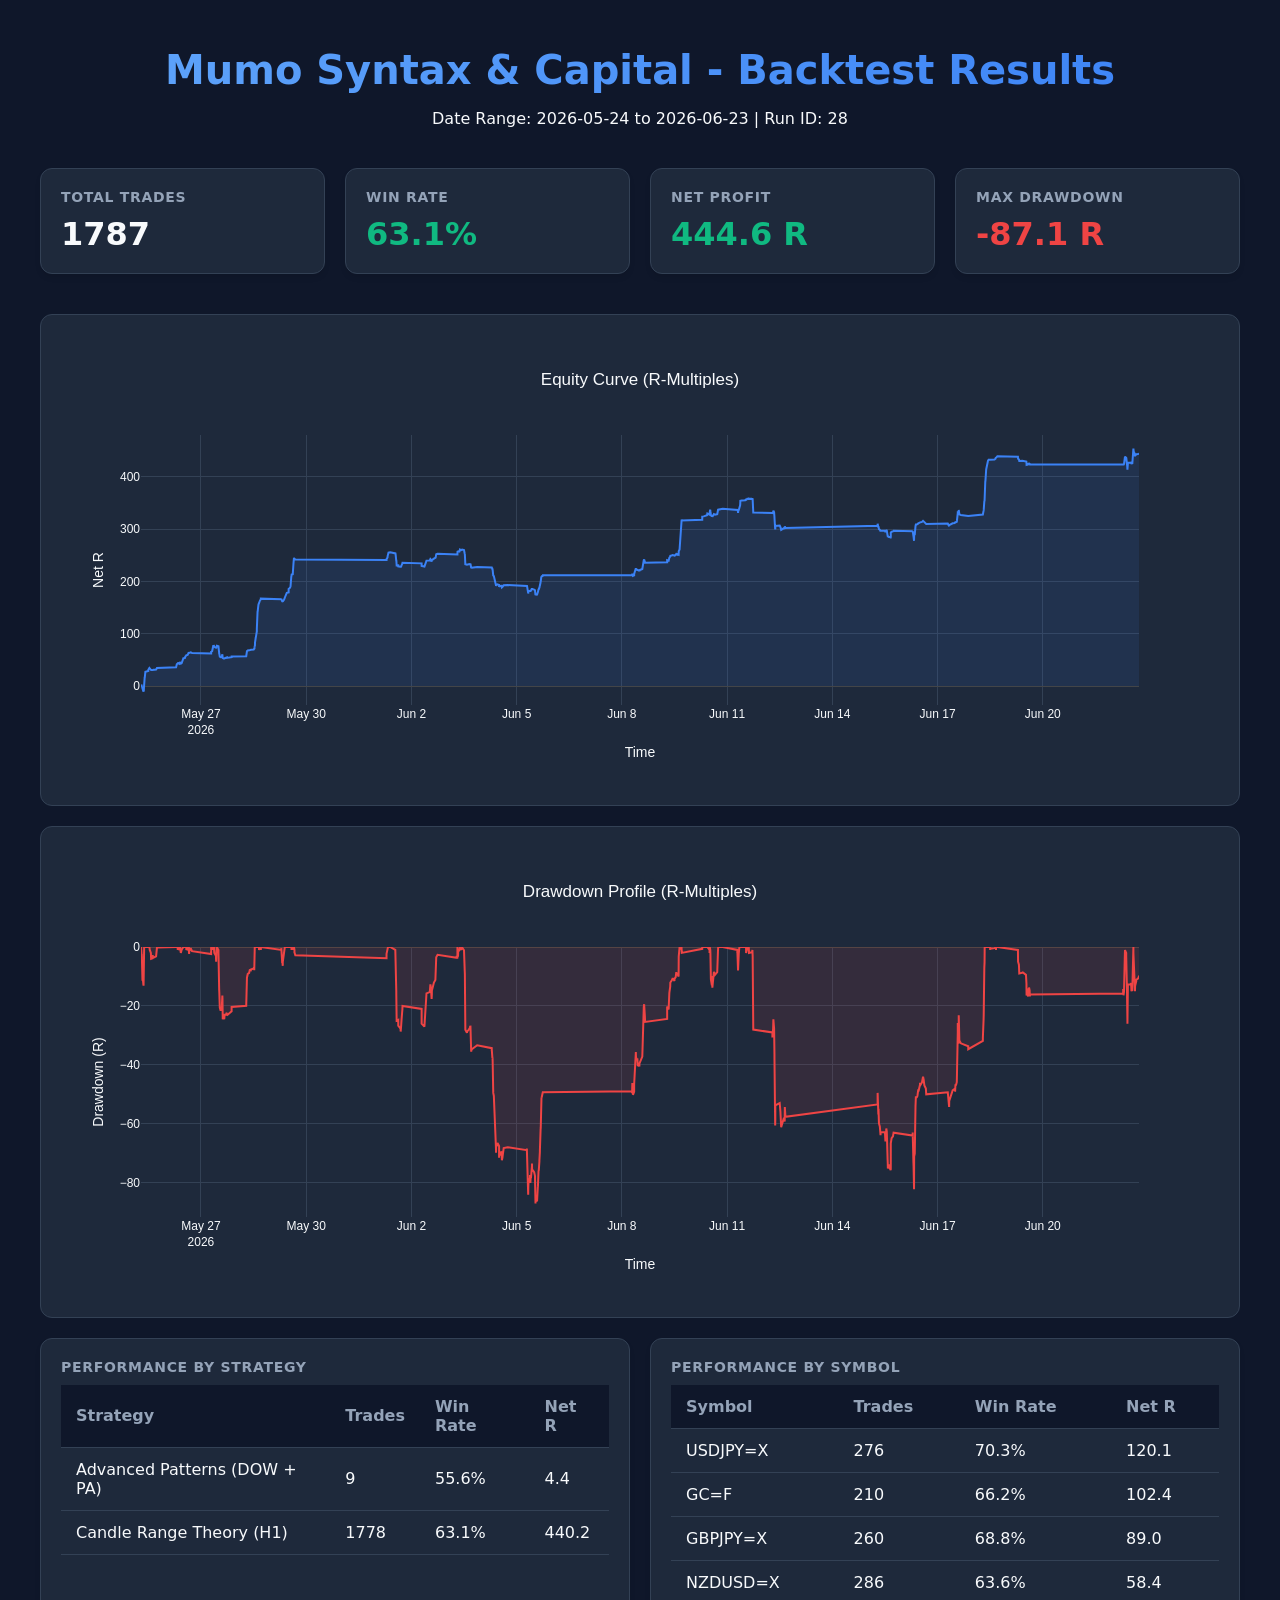
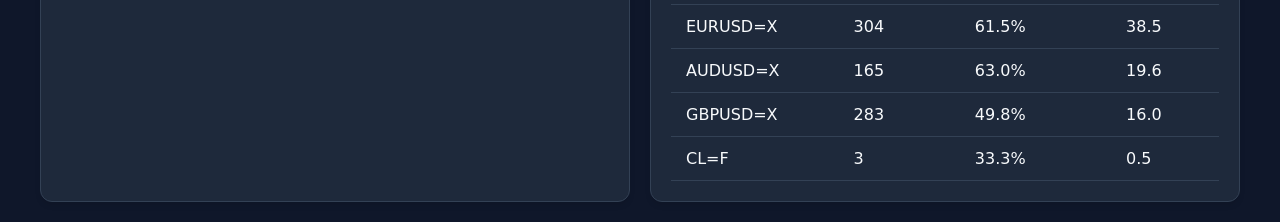
<file: backtest_dashboard.html>
<!DOCTYPE html>
    <html lang="en">
    <head>
        <meta charset="UTF-8">
        <meta name="viewport" content="width=device-width, initial-scale=1.0">
        <title>Backtest Results - Mumo Syntax & Capital</title>
        <script src="https://cdn.plot.ly/plotly-latest.min.js"></script>
        <style>
            :root {
                --bg-color: #0f172a;
                --card-bg: #1e293b;
                --text-main: #f8fafc;
                --text-muted: #94a3b8;
                --accent: #3b82f6;
                --success: #10b981;
                --danger: #ef4444;
            }
            body {
                font-family: 'Inter', system-ui, -apple-system, sans-serif;
                background-color: var(--bg-color);
                color: var(--text-main);
                margin: 0;
                padding: 20px;
            }
            .container {
                max-width: 1200px;
                margin: 0 auto;
            }
            .header {
                text-align: center;
                margin-bottom: 40px;
            }
            .header h1 {
                font-size: 2.5rem;
                margin-bottom: 10px;
                background: linear-gradient(to right, #60a5fa, #3b82f6);
                -webkit-background-clip: text;
                -webkit-text-fill-color: transparent;
            }
            .summary-cards {
                display: grid;
                grid-template-columns: repeat(auto-fit, minmax(200px, 1fr));
                gap: 20px;
                margin-bottom: 40px;
            }
            .card {
                background-color: var(--card-bg);
                padding: 20px;
                border-radius: 12px;
                box-shadow: 0 4px 6px -1px rgba(0, 0, 0, 0.1);
                border: 1px solid #334155;
            }
            .card h3 {
                color: var(--text-muted);
                font-size: 0.875rem;
                text-transform: uppercase;
                letter-spacing: 0.05em;
                margin-top: 0;
                margin-bottom: 10px;
            }
            .card .value {
                font-size: 2rem;
                font-weight: 700;
            }
            .value.success { color: var(--success); }
            .value.danger { color: var(--danger); }
            
            .chart-container {
                background-color: var(--card-bg);
                padding: 20px;
                border-radius: 12px;
                margin-bottom: 20px;
                border: 1px solid #334155;
            }
            
            .tables-container {
                display: grid;
                grid-template-columns: 1fr 1fr;
                gap: 20px;
            }
            table {
                width: 100%;
                border-collapse: collapse;
                margin-top: 10px;
            }
            th, td {
                padding: 12px 15px;
                text-align: left;
                border-bottom: 1px solid #334155;
            }
            th {
                background-color: #0f172a;
                color: var(--text-muted);
                font-weight: 600;
            }
            tr:hover {
                background-color: #334155;
            }
        </style>
    </head>
    <body>
        <div class="container">
            <div class="header">
                <h1>Mumo Syntax & Capital - Backtest Results</h1>
                <p>Date Range: 2026-05-24 to 2026-06-23 | Run ID: 28</p>
            </div>

            <div class="summary-cards">
                <div class="card">
                    <h3>Total Trades</h3>
                    <div class="value">1787</div>
                </div>
                <div class="card">
                    <h3>Win Rate</h3>
                    <div class="value success">63.1%</div>
                </div>
                <div class="card">
                    <h3>Net Profit</h3>
                    <div class="value success">444.6 R</div>
                </div>
                <div class="card">
                    <h3>Max Drawdown</h3>
                    <div class="value danger">-87.1 R</div>
                </div>
            </div>

            <div class="chart-container">
                <div id="equityCurve"></div>
            </div>
            
            <div class="chart-container">
                <div id="drawdownCurve"></div>
            </div>

            <div class="tables-container">
                <div class="card">
                    <h3>Performance by Strategy</h3>
                    <table>
                        <thead>
                            <tr>
                                <th>Strategy</th>
                                <th>Trades</th>
                                <th>Win Rate</th>
                                <th>Net R</th>
                            </tr>
                        </thead>
                        <tbody>
                            <tr><td>Advanced Patterns (DOW + PA)</td><td>9</td><td>55.6%</td><td class='success'>4.4</td></tr><tr><td>Candle Range Theory (H1)</td><td>1778</td><td>63.1%</td><td class='success'>440.2</td></tr>
                        </tbody>
                    </table>
                </div>

                <div class="card">
                    <h3>Performance by Symbol</h3>
                    <table>
                        <thead>
                            <tr>
                                <th>Symbol</th>
                                <th>Trades</th>
                                <th>Win Rate</th>
                                <th>Net R</th>
                            </tr>
                        </thead>
                        <tbody>
                            <tr><td>USDJPY=X</td><td>276</td><td>70.3%</td><td class='success'>120.1</td></tr><tr><td>GC=F</td><td>210</td><td>66.2%</td><td class='success'>102.4</td></tr><tr><td>GBPJPY=X</td><td>260</td><td>68.8%</td><td class='success'>89.0</td></tr><tr><td>NZDUSD=X</td><td>286</td><td>63.6%</td><td class='success'>58.4</td></tr><tr><td>EURUSD=X</td><td>304</td><td>61.5%</td><td class='success'>38.5</td></tr><tr><td>AUDUSD=X</td><td>165</td><td>63.0%</td><td class='success'>19.6</td></tr><tr><td>GBPUSD=X</td><td>283</td><td>49.8%</td><td class='success'>16.0</td></tr><tr><td>CL=F</td><td>3</td><td>33.3%</td><td class='success'>0.5</td></tr>
                        </tbody>
                    </table>
                </div>
            </div>
        </div>

        <script>
            // Equity Curve
            const equityData = [{
                x: ['2026-05-25T07:00:00+00:00', '2026-05-25T07:00:00+00:00', '2026-05-25T07:00:00+00:00', '2026-05-25T07:00:00+00:00', '2026-05-25T07:10:00+00:00', '2026-05-25T07:10:00+00:00', '2026-05-25T07:15:00+00:00', '2026-05-25T07:15:00+00:00', '2026-05-25T07:15:00+00:00', '2026-05-25T07:15:00+00:00', '2026-05-25T07:20:00+00:00', '2026-05-25T07:20:00+00:00', '2026-05-25T07:20:00+00:00', '2026-05-25T07:25:00+00:00', '2026-05-25T07:25:00+00:00', '2026-05-25T07:25:00+00:00', '2026-05-25T07:30:00+00:00', '2026-05-25T07:30:00+00:00', '2026-05-25T07:30:00+00:00', '2026-05-25T07:35:00+00:00', '2026-05-25T07:35:00+00:00', '2026-05-25T07:40:00+00:00', '2026-05-25T07:40:00+00:00', '2026-05-25T07:45:00+00:00', '2026-05-25T07:45:00+00:00', '2026-05-25T07:45:00+00:00', '2026-05-25T07:50:00+00:00', '2026-05-25T07:50:00+00:00', '2026-05-25T07:50:00+00:00', '2026-05-25T07:55:00+00:00', '2026-05-25T07:55:00+00:00', '2026-05-25T07:55:00+00:00', '2026-05-25T07:55:00+00:00', '2026-05-25T08:00:00+00:00', '2026-05-25T08:00:00+00:00', '2026-05-25T08:00:00+00:00', '2026-05-25T08:00:00+00:00', '2026-05-25T08:05:00+00:00', '2026-05-25T08:05:00+00:00', '2026-05-25T08:10:00+00:00', '2026-05-25T08:10:00+00:00', '2026-05-25T08:15:00+00:00', '2026-05-25T08:15:00+00:00', '2026-05-25T08:20:00+00:00', '2026-05-25T08:20:00+00:00', '2026-05-25T08:25:00+00:00', '2026-05-25T08:30:00+00:00', '2026-05-25T08:30:00+00:00', '2026-05-25T08:35:00+00:00', '2026-05-25T08:35:00+00:00', '2026-05-25T08:40:00+00:00', '2026-05-25T08:40:00+00:00', '2026-05-25T08:45:00+00:00', '2026-05-25T08:45:00+00:00', '2026-05-25T08:50:00+00:00', '2026-05-25T08:50:00+00:00', '2026-05-25T08:55:00+00:00', '2026-05-25T08:55:00+00:00', '2026-05-25T09:00:00+00:00', '2026-05-25T09:00:00+00:00', '2026-05-25T09:05:00+00:00', '2026-05-25T09:10:00+00:00', '2026-05-25T09:10:00+00:00', '2026-05-25T09:15:00+00:00', '2026-05-25T09:20:00+00:00', '2026-05-25T09:25:00+00:00', '2026-05-25T09:30:00+00:00', '2026-05-25T09:30:00+00:00', '2026-05-25T09:35:00+00:00', '2026-05-25T09:40:00+00:00', '2026-05-25T09:40:00+00:00', '2026-05-25T09:45:00+00:00', '2026-05-25T09:45:00+00:00', '2026-05-25T09:50:00+00:00', '2026-05-25T09:55:00+00:00', '2026-05-25T10:00:00+00:00', '2026-05-25T12:00:00+00:00', '2026-05-25T12:00:00+00:00', '2026-05-25T12:00:00+00:00', '2026-05-25T12:45:00+00:00', '2026-05-25T13:00:00+00:00', '2026-05-25T13:45:00+00:00', '2026-05-25T13:50:00+00:00', '2026-05-25T13:55:00+00:00', '2026-05-25T14:55:00+00:00', '2026-05-25T15:00:00+00:00', '2026-05-25T15:10:00+00:00', '2026-05-25T17:20:00+00:00', '2026-05-25T17:25:00+00:00', '2026-05-25T17:30:00+00:00', '2026-05-25T17:35:00+00:00', '2026-05-25T17:40:00+00:00', '2026-05-25T17:40:00+00:00', '2026-05-25T17:45:00+00:00', '2026-05-25T17:50:00+00:00', '2026-05-25T17:55:00+00:00', '2026-05-26T07:00:00+00:00', '2026-05-26T07:00:00+00:00', '2026-05-26T07:00:00+00:00', '2026-05-26T07:30:00+00:00', '2026-05-26T07:35:00+00:00', '2026-05-26T07:40:00+00:00', '2026-05-26T08:00:00+00:00', '2026-05-26T08:10:00+00:00', '2026-05-26T08:15:00+00:00', '2026-05-26T09:00:00+00:00', '2026-05-26T09:00:00+00:00', '2026-05-26T09:40:00+00:00', '2026-05-26T09:45:00+00:00', '2026-05-26T10:15:00+00:00', '2026-05-26T10:50:00+00:00', '2026-05-26T12:00:00+00:00', '2026-05-26T13:00:00+00:00', '2026-05-26T13:10:00+00:00', '2026-05-26T13:10:00+00:00', '2026-05-26T13:20:00+00:00', '2026-05-26T13:30:00+00:00', '2026-05-26T13:40:00+00:00', '2026-05-26T13:45:00+00:00', '2026-05-26T13:50:00+00:00', '2026-05-26T13:50:00+00:00', '2026-05-26T13:50:00+00:00', '2026-05-26T13:55:00+00:00', '2026-05-26T13:55:00+00:00', '2026-05-26T14:00:00+00:00', '2026-05-26T14:00:00+00:00', '2026-05-26T14:00:00+00:00', '2026-05-26T14:55:00+00:00', '2026-05-26T15:00:00+00:00', '2026-05-26T15:15:00+00:00', '2026-05-26T15:20:00+00:00', '2026-05-26T15:20:00+00:00', '2026-05-26T15:25:00+00:00', '2026-05-26T15:25:00+00:00', '2026-05-26T15:30:00+00:00', '2026-05-26T15:30:00+00:00', '2026-05-26T15:35:00+00:00', '2026-05-26T15:35:00+00:00', '2026-05-26T15:40:00+00:00', '2026-05-26T15:40:00+00:00', '2026-05-26T15:45:00+00:00', '2026-05-26T15:45:00+00:00', '2026-05-26T15:50:00+00:00', '2026-05-26T15:50:00+00:00', '2026-05-26T15:50:00+00:00', '2026-05-26T15:55:00+00:00', '2026-05-26T15:55:00+00:00', '2026-05-26T15:55:00+00:00', '2026-05-26T16:00:00+00:00', '2026-05-26T16:00:00+00:00', '2026-05-26T17:00:00+00:00', '2026-05-26T17:55:00+00:00', '2026-05-27T07:00:00+00:00', '2026-05-27T07:00:00+00:00', '2026-05-27T07:00:00+00:00', '2026-05-27T07:00:00+00:00', '2026-05-27T07:00:00+00:00', '2026-05-27T07:40:00+00:00', '2026-05-27T07:45:00+00:00', '2026-05-27T07:45:00+00:00', '2026-05-27T07:50:00+00:00', '2026-05-27T07:50:00+00:00', '2026-05-27T07:55:00+00:00', '2026-05-27T07:55:00+00:00', '2026-05-27T08:00:00+00:00', '2026-05-27T08:00:00+00:00', '2026-05-27T08:00:00+00:00', '2026-05-27T08:15:00+00:00', '2026-05-27T08:20:00+00:00', '2026-05-27T08:25:00+00:00', '2026-05-27T08:30:00+00:00', '2026-05-27T08:35:00+00:00', '2026-05-27T08:40:00+00:00', '2026-05-27T08:45:00+00:00', '2026-05-27T08:50:00+00:00', '2026-05-27T08:55:00+00:00', '2026-05-27T09:00:00+00:00', '2026-05-27T09:10:00+00:00', '2026-05-27T10:15:00+00:00', '2026-05-27T10:15:00+00:00', '2026-05-27T10:20:00+00:00', '2026-05-27T10:20:00+00:00', '2026-05-27T10:25:00+00:00', '2026-05-27T10:25:00+00:00', '2026-05-27T10:25:00+00:00', '2026-05-27T10:30:00+00:00', '2026-05-27T10:30:00+00:00', '2026-05-27T10:30:00+00:00', '2026-05-27T10:35:00+00:00', '2026-05-27T10:35:00+00:00', '2026-05-27T10:35:00+00:00', '2026-05-27T10:40:00+00:00', '2026-05-27T10:40:00+00:00', '2026-05-27T10:40:00+00:00', '2026-05-27T10:45:00+00:00', '2026-05-27T10:45:00+00:00', '2026-05-27T10:45:00+00:00', '2026-05-27T10:50:00+00:00', '2026-05-27T10:50:00+00:00', '2026-05-27T10:55:00+00:00', '2026-05-27T12:00:00+00:00', '2026-05-27T12:00:00+00:00', '2026-05-27T12:00:00+00:00', '2026-05-27T12:00:00+00:00', '2026-05-27T12:10:00+00:00', '2026-05-27T12:15:00+00:00', '2026-05-27T12:20:00+00:00', '2026-05-27T12:20:00+00:00', '2026-05-27T12:20:00+00:00', '2026-05-27T12:20:00+00:00', '2026-05-27T12:25:00+00:00', '2026-05-27T12:25:00+00:00', '2026-05-27T12:25:00+00:00', '2026-05-27T12:25:00+00:00', '2026-05-27T12:30:00+00:00', '2026-05-27T12:30:00+00:00', '2026-05-27T12:30:00+00:00', '2026-05-27T12:30:00+00:00', '2026-05-27T12:35:00+00:00', '2026-05-27T12:35:00+00:00', '2026-05-27T12:35:00+00:00', '2026-05-27T12:40:00+00:00', '2026-05-27T12:40:00+00:00', '2026-05-27T12:45:00+00:00', '2026-05-27T12:50:00+00:00', '2026-05-27T12:55:00+00:00', '2026-05-27T13:30:00+00:00', '2026-05-27T14:00:00+00:00', '2026-05-27T14:10:00+00:00', '2026-05-27T14:10:00+00:00', '2026-05-27T14:15:00+00:00', '2026-05-27T14:20:00+00:00', '2026-05-27T14:35:00+00:00', '2026-05-27T14:35:00+00:00', '2026-05-27T14:40:00+00:00', '2026-05-27T14:45:00+00:00', '2026-05-27T14:45:00+00:00', '2026-05-27T14:45:00+00:00', '2026-05-27T14:50:00+00:00', '2026-05-27T14:50:00+00:00', '2026-05-27T14:50:00+00:00', '2026-05-27T14:55:00+00:00', '2026-05-27T14:55:00+00:00', '2026-05-27T14:55:00+00:00', '2026-05-27T14:55:00+00:00', '2026-05-27T14:55:00+00:00', '2026-05-27T15:00:00+00:00', '2026-05-27T15:00:00+00:00', '2026-05-27T15:00:00+00:00', '2026-05-27T16:00:00+00:00', '2026-05-27T16:00:00+00:00', '2026-05-27T16:00:00+00:00', '2026-05-27T16:05:00+00:00', '2026-05-27T16:15:00+00:00', '2026-05-27T17:05:00+00:00', '2026-05-27T17:10:00+00:00', '2026-05-27T17:10:00+00:00', '2026-05-27T17:15:00+00:00', '2026-05-27T17:15:00+00:00', '2026-05-27T17:20:00+00:00', '2026-05-27T17:20:00+00:00', '2026-05-27T17:25:00+00:00', '2026-05-27T17:25:00+00:00', '2026-05-27T17:30:00+00:00', '2026-05-27T17:30:00+00:00', '2026-05-27T17:30:00+00:00', '2026-05-27T17:35:00+00:00', '2026-05-27T17:35:00+00:00', '2026-05-27T17:35:00+00:00', '2026-05-27T17:40:00+00:00', '2026-05-27T17:40:00+00:00', '2026-05-27T17:40:00+00:00', '2026-05-27T21:00:00+00:00', '2026-05-27T21:00:00+00:00', '2026-05-28T07:00:00+00:00', '2026-05-28T07:00:00+00:00', '2026-05-28T07:00:00+00:00', '2026-05-28T07:00:00+00:00', '2026-05-28T07:05:00+00:00', '2026-05-28T07:05:00+00:00', '2026-05-28T07:05:00+00:00', '2026-05-28T07:05:00+00:00', '2026-05-28T07:10:00+00:00', '2026-05-28T07:10:00+00:00', '2026-05-28T07:10:00+00:00', '2026-05-28T07:10:00+00:00', '2026-05-28T07:15:00+00:00', '2026-05-28T07:15:00+00:00', '2026-05-28T07:15:00+00:00', '2026-05-28T07:20:00+00:00', '2026-05-28T07:20:00+00:00', '2026-05-28T07:25:00+00:00', '2026-05-28T07:25:00+00:00', '2026-05-28T07:30:00+00:00', '2026-05-28T07:30:00+00:00', '2026-05-28T07:45:00+00:00', '2026-05-28T07:50:00+00:00', '2026-05-28T08:00:00+00:00', '2026-05-28T08:00:00+00:00', '2026-05-28T09:00:00+00:00', '2026-05-28T09:20:00+00:00', '2026-05-28T09:25:00+00:00', '2026-05-28T10:10:00+00:00', '2026-05-28T10:15:00+00:00', '2026-05-28T12:05:00+00:00', '2026-05-28T12:10:00+00:00', '2026-05-28T12:15:00+00:00', '2026-05-28T12:20:00+00:00', '2026-05-28T12:25:00+00:00', '2026-05-28T12:30:00+00:00', '2026-05-28T12:30:00+00:00', '2026-05-28T12:35:00+00:00', '2026-05-28T12:35:00+00:00', '2026-05-28T12:40:00+00:00', '2026-05-28T12:40:00+00:00', '2026-05-28T12:45:00+00:00', '2026-05-28T12:45:00+00:00', '2026-05-28T12:50:00+00:00', '2026-05-28T12:50:00+00:00', '2026-05-28T12:55:00+00:00', '2026-05-28T12:55:00+00:00', '2026-05-28T13:00:00+00:00', '2026-05-28T13:00:00+00:00', '2026-05-28T13:00:00+00:00', '2026-05-28T13:00:00+00:00', '2026-05-28T13:00:00+00:00', '2026-05-28T13:05:00+00:00', '2026-05-28T13:05:00+00:00', '2026-05-28T13:05:00+00:00', '2026-05-28T13:05:00+00:00', '2026-05-28T13:10:00+00:00', '2026-05-28T13:30:00+00:00', '2026-05-28T13:35:00+00:00', '2026-05-28T13:40:00+00:00', '2026-05-28T13:40:00+00:00', '2026-05-28T13:45:00+00:00', '2026-05-28T13:45:00+00:00', '2026-05-28T13:45:00+00:00', '2026-05-28T13:50:00+00:00', '2026-05-28T13:55:00+00:00', '2026-05-28T14:10:00+00:00', '2026-05-28T14:10:00+00:00', '2026-05-28T14:10:00+00:00', '2026-05-28T14:10:00+00:00', '2026-05-28T14:10:00+00:00', '2026-05-28T14:10:00+00:00', '2026-05-28T14:15:00+00:00', '2026-05-28T14:15:00+00:00', '2026-05-28T14:15:00+00:00', '2026-05-28T14:15:00+00:00', '2026-05-28T14:15:00+00:00', '2026-05-28T14:15:00+00:00', '2026-05-28T14:20:00+00:00', '2026-05-28T14:20:00+00:00', '2026-05-28T14:20:00+00:00', '2026-05-28T14:20:00+00:00', '2026-05-28T14:20:00+00:00', '2026-05-28T14:20:00+00:00', '2026-05-28T14:25:00+00:00', '2026-05-28T14:25:00+00:00', '2026-05-28T14:25:00+00:00', '2026-05-28T14:25:00+00:00', '2026-05-28T14:25:00+00:00', '2026-05-28T14:25:00+00:00', '2026-05-28T14:30:00+00:00', '2026-05-28T14:30:00+00:00', '2026-05-28T14:30:00+00:00', '2026-05-28T14:30:00+00:00', '2026-05-28T14:30:00+00:00', '2026-05-28T14:30:00+00:00', '2026-05-28T14:35:00+00:00', '2026-05-28T14:35:00+00:00', '2026-05-28T14:35:00+00:00', '2026-05-28T14:35:00+00:00', '2026-05-28T14:35:00+00:00', '2026-05-28T14:35:00+00:00', '2026-05-28T14:40:00+00:00', '2026-05-28T14:40:00+00:00', '2026-05-28T14:40:00+00:00', '2026-05-28T14:40:00+00:00', '2026-05-28T14:40:00+00:00', '2026-05-28T14:40:00+00:00', '2026-05-28T14:45:00+00:00', '2026-05-28T14:45:00+00:00', '2026-05-28T14:45:00+00:00', '2026-05-28T14:45:00+00:00', '2026-05-28T14:45:00+00:00', '2026-05-28T14:50:00+00:00', '2026-05-28T14:50:00+00:00', '2026-05-28T14:50:00+00:00', '2026-05-28T14:50:00+00:00', '2026-05-28T14:50:00+00:00', '2026-05-28T14:55:00+00:00', '2026-05-28T14:55:00+00:00', '2026-05-28T14:55:00+00:00', '2026-05-28T14:55:00+00:00', '2026-05-28T14:55:00+00:00', '2026-05-28T15:00:00+00:00', '2026-05-28T15:00:00+00:00', '2026-05-28T15:00:00+00:00', '2026-05-28T15:05:00+00:00', '2026-05-28T15:10:00+00:00', '2026-05-28T15:15:00+00:00', '2026-05-28T15:20:00+00:00', '2026-05-28T15:25:00+00:00', '2026-05-28T15:30:00+00:00', '2026-05-28T15:35:00+00:00', '2026-05-28T15:40:00+00:00', '2026-05-28T15:45:00+00:00', '2026-05-28T15:45:00+00:00', '2026-05-28T15:50:00+00:00', '2026-05-28T15:55:00+00:00', '2026-05-28T16:00:00+00:00', '2026-05-28T16:00:00+00:00', '2026-05-28T16:00:00+00:00', '2026-05-28T16:05:00+00:00', '2026-05-28T16:10:00+00:00', '2026-05-28T16:15:00+00:00', '2026-05-28T16:20:00+00:00', '2026-05-28T16:20:00+00:00', '2026-05-28T16:20:00+00:00', '2026-05-28T16:20:00+00:00', '2026-05-28T16:20:00+00:00', '2026-05-28T16:25:00+00:00', '2026-05-28T16:25:00+00:00', '2026-05-28T16:25:00+00:00', '2026-05-28T16:25:00+00:00', '2026-05-28T16:25:00+00:00', '2026-05-28T16:30:00+00:00', '2026-05-28T16:30:00+00:00', '2026-05-28T16:30:00+00:00', '2026-05-28T16:30:00+00:00', '2026-05-28T16:30:00+00:00', '2026-05-28T16:35:00+00:00', '2026-05-28T16:35:00+00:00', '2026-05-28T16:35:00+00:00', '2026-05-28T16:35:00+00:00', '2026-05-28T16:40:00+00:00', '2026-05-28T16:40:00+00:00', '2026-05-28T16:40:00+00:00', '2026-05-28T16:40:00+00:00', '2026-05-28T16:45:00+00:00', '2026-05-28T16:45:00+00:00', '2026-05-28T16:45:00+00:00', '2026-05-28T16:45:00+00:00', '2026-05-28T16:45:00+00:00', '2026-05-28T16:50:00+00:00', '2026-05-28T16:50:00+00:00', '2026-05-28T16:50:00+00:00', '2026-05-28T16:55:00+00:00', '2026-05-28T16:55:00+00:00', '2026-05-28T16:55:00+00:00', '2026-05-28T16:55:00+00:00', '2026-05-28T16:55:00+00:00', '2026-05-28T17:00:00+00:00', '2026-05-28T17:00:00+00:00', '2026-05-28T17:00:00+00:00', '2026-05-28T17:00:00+00:00', '2026-05-28T17:00:00+00:00', '2026-05-28T17:00:00+00:00', '2026-05-29T07:00:00+00:00', '2026-05-29T07:00:00+00:00', '2026-05-29T07:15:00+00:00', '2026-05-29T07:20:00+00:00', '2026-05-29T07:25:00+00:00', '2026-05-29T07:30:00+00:00', '2026-05-29T07:35:00+00:00', '2026-05-29T07:35:00+00:00', '2026-05-29T07:40:00+00:00', '2026-05-29T07:40:00+00:00', '2026-05-29T07:45:00+00:00', '2026-05-29T07:45:00+00:00', '2026-05-29T07:50:00+00:00', '2026-05-29T07:50:00+00:00', '2026-05-29T07:55:00+00:00', '2026-05-29T07:55:00+00:00', '2026-05-29T08:00:00+00:00', '2026-05-29T08:00:00+00:00', '2026-05-29T08:50:00+00:00', '2026-05-29T08:55:00+00:00', '2026-05-29T09:00:00+00:00', '2026-05-29T09:10:00+00:00', '2026-05-29T09:15:00+00:00', '2026-05-29T09:20:00+00:00', '2026-05-29T09:25:00+00:00', '2026-05-29T09:30:00+00:00', '2026-05-29T09:35:00+00:00', '2026-05-29T09:40:00+00:00', '2026-05-29T10:00:00+00:00', '2026-05-29T10:00:00+00:00', '2026-05-29T10:35:00+00:00', '2026-05-29T10:40:00+00:00', '2026-05-29T10:45:00+00:00', '2026-05-29T12:00:00+00:00', '2026-05-29T12:00:00+00:00', '2026-05-29T12:00:00+00:00', '2026-05-29T12:00:00+00:00', '2026-05-29T12:50:00+00:00', '2026-05-29T13:00:00+00:00', '2026-05-29T13:00:00+00:00', '2026-05-29T13:15:00+00:00', '2026-05-29T13:15:00+00:00', '2026-05-29T13:20:00+00:00', '2026-05-29T13:20:00+00:00', '2026-05-29T13:20:00+00:00', '2026-05-29T13:25:00+00:00', '2026-05-29T13:25:00+00:00', '2026-05-29T13:25:00+00:00', '2026-05-29T13:30:00+00:00', '2026-05-29T13:30:00+00:00', '2026-05-29T13:30:00+00:00', '2026-05-29T13:30:00+00:00', '2026-05-29T13:35:00+00:00', '2026-05-29T13:35:00+00:00', '2026-05-29T13:35:00+00:00', '2026-05-29T13:35:00+00:00', '2026-05-29T13:40:00+00:00', '2026-05-29T13:40:00+00:00', '2026-05-29T13:40:00+00:00', '2026-05-29T13:40:00+00:00', '2026-05-29T13:45:00+00:00', '2026-05-29T13:45:00+00:00', '2026-05-29T13:45:00+00:00', '2026-05-29T13:45:00+00:00', '2026-05-29T13:50:00+00:00', '2026-05-29T13:50:00+00:00', '2026-05-29T13:50:00+00:00', '2026-05-29T13:50:00+00:00', '2026-05-29T13:55:00+00:00', '2026-05-29T13:55:00+00:00', '2026-05-29T13:55:00+00:00', '2026-05-29T14:00:00+00:00', '2026-05-29T14:00:00+00:00', '2026-05-29T14:00:00+00:00', '2026-05-29T14:05:00+00:00', '2026-05-29T14:50:00+00:00', '2026-05-29T14:50:00+00:00', '2026-05-29T14:50:00+00:00', '2026-05-29T14:55:00+00:00', '2026-05-29T14:55:00+00:00', '2026-05-29T14:55:00+00:00', '2026-05-29T15:00:00+00:00', '2026-05-29T15:05:00+00:00', '2026-05-29T15:05:00+00:00', '2026-05-29T15:10:00+00:00', '2026-05-29T15:10:00+00:00', '2026-05-29T15:15:00+00:00', '2026-05-29T15:15:00+00:00', '2026-05-29T15:20:00+00:00', '2026-05-29T15:25:00+00:00', '2026-05-29T15:30:00+00:00', '2026-05-29T15:35:00+00:00', '2026-05-29T15:40:00+00:00', '2026-05-29T16:00:00+00:00', '2026-05-29T16:00:00+00:00', '2026-05-29T16:00:00+00:00', '2026-05-29T16:35:00+00:00', '2026-06-01T07:00:00+00:00', '2026-06-01T07:00:00+00:00', '2026-06-01T07:15:00+00:00', '2026-06-01T07:40:00+00:00', '2026-06-01T07:45:00+00:00', '2026-06-01T07:50:00+00:00', '2026-06-01T07:55:00+00:00', '2026-06-01T08:00:00+00:00', '2026-06-01T08:15:00+00:00', '2026-06-01T08:20:00+00:00', '2026-06-01T09:30:00+00:00', '2026-06-01T13:00:00+00:00', '2026-06-01T13:05:00+00:00', '2026-06-01T13:10:00+00:00', '2026-06-01T13:10:00+00:00', '2026-06-01T13:15:00+00:00', '2026-06-01T13:15:00+00:00', '2026-06-01T13:20:00+00:00', '2026-06-01T13:20:00+00:00', '2026-06-01T13:25:00+00:00', '2026-06-01T13:25:00+00:00', '2026-06-01T13:30:00+00:00', '2026-06-01T13:30:00+00:00', '2026-06-01T13:35:00+00:00', '2026-06-01T13:35:00+00:00', '2026-06-01T13:40:00+00:00', '2026-06-01T13:40:00+00:00', '2026-06-01T13:45:00+00:00', '2026-06-01T13:45:00+00:00', '2026-06-01T13:45:00+00:00', '2026-06-01T13:50:00+00:00', '2026-06-01T13:50:00+00:00', '2026-06-01T13:50:00+00:00', '2026-06-01T13:55:00+00:00', '2026-06-01T13:55:00+00:00', '2026-06-01T13:55:00+00:00', '2026-06-01T15:00:00+00:00', '2026-06-01T15:00:00+00:00', '2026-06-01T15:00:00+00:00', '2026-06-01T16:35:00+00:00', '2026-06-01T16:40:00+00:00', '2026-06-01T16:45:00+00:00', '2026-06-01T17:00:00+00:00', '2026-06-01T17:00:00+00:00', '2026-06-01T17:15:00+00:00', '2026-06-01T17:15:00+00:00', '2026-06-01T17:20:00+00:00', '2026-06-01T17:30:00+00:00', '2026-06-01T17:40:00+00:00', '2026-06-01T17:40:00+00:00', '2026-06-01T17:45:00+00:00', '2026-06-01T17:45:00+00:00', '2026-06-01T17:50:00+00:00', '2026-06-01T17:50:00+00:00', '2026-06-01T17:55:00+00:00', '2026-06-01T17:55:00+00:00', '2026-06-02T07:00:00+00:00', '2026-06-02T07:00:00+00:00', '2026-06-02T07:00:00+00:00', '2026-06-02T07:00:00+00:00', '2026-06-02T07:00:00+00:00', '2026-06-02T07:00:00+00:00', '2026-06-02T08:55:00+00:00', '2026-06-02T09:00:00+00:00', '2026-06-02T09:05:00+00:00', '2026-06-02T09:10:00+00:00', '2026-06-02T09:15:00+00:00', '2026-06-02T09:20:00+00:00', '2026-06-02T09:25:00+00:00', '2026-06-02T09:30:00+00:00', '2026-06-02T09:35:00+00:00', '2026-06-02T09:40:00+00:00', '2026-06-02T09:45:00+00:00', '2026-06-02T09:50:00+00:00', '2026-06-02T09:55:00+00:00', '2026-06-02T10:20:00+00:00', '2026-06-02T12:35:00+00:00', '2026-06-02T12:40:00+00:00', '2026-06-02T12:45:00+00:00', '2026-06-02T12:50:00+00:00', '2026-06-02T12:55:00+00:00', '2026-06-02T13:00:00+00:00', '2026-06-02T13:20:00+00:00', '2026-06-02T13:30:00+00:00', '2026-06-02T13:35:00+00:00', '2026-06-02T13:45:00+00:00', '2026-06-02T13:50:00+00:00', '2026-06-02T13:50:00+00:00', '2026-06-02T13:55:00+00:00', '2026-06-02T14:00:00+00:00', '2026-06-02T14:00:00+00:00', '2026-06-02T15:25:00+00:00', '2026-06-02T16:25:00+00:00', '2026-06-02T16:35:00+00:00', '2026-06-02T16:40:00+00:00', '2026-06-02T16:45:00+00:00', '2026-06-02T16:50:00+00:00', '2026-06-02T16:55:00+00:00', '2026-06-02T17:00:00+00:00', '2026-06-02T17:55:00+00:00', '2026-06-03T07:00:00+00:00', '2026-06-03T07:00:00+00:00', '2026-06-03T07:30:00+00:00', '2026-06-03T07:30:00+00:00', '2026-06-03T07:30:00+00:00', '2026-06-03T07:35:00+00:00', '2026-06-03T07:35:00+00:00', '2026-06-03T07:40:00+00:00', '2026-06-03T07:40:00+00:00', '2026-06-03T07:45:00+00:00', '2026-06-03T07:50:00+00:00', '2026-06-03T07:55:00+00:00', '2026-06-03T07:55:00+00:00', '2026-06-03T08:00:00+00:00', '2026-06-03T08:50:00+00:00', '2026-06-03T08:55:00+00:00', '2026-06-03T09:00:00+00:00', '2026-06-03T09:00:00+00:00', '2026-06-03T09:15:00+00:00', '2026-06-03T09:15:00+00:00', '2026-06-03T10:00:00+00:00', '2026-06-03T10:05:00+00:00', '2026-06-03T10:10:00+00:00', '2026-06-03T10:30:00+00:00', '2026-06-03T10:35:00+00:00', '2026-06-03T10:40:00+00:00', '2026-06-03T12:00:00+00:00', '2026-06-03T12:00:00+00:00', '2026-06-03T12:00:00+00:00', '2026-06-03T12:25:00+00:00', '2026-06-03T12:30:00+00:00', '2026-06-03T12:30:00+00:00', '2026-06-03T12:30:00+00:00', '2026-06-03T12:30:00+00:00', '2026-06-03T12:35:00+00:00', '2026-06-03T12:35:00+00:00', '2026-06-03T12:35:00+00:00', '2026-06-03T12:35:00+00:00', '2026-06-03T12:40:00+00:00', '2026-06-03T12:40:00+00:00', '2026-06-03T12:40:00+00:00', '2026-06-03T12:40:00+00:00', '2026-06-03T12:45:00+00:00', '2026-06-03T12:45:00+00:00', '2026-06-03T12:45:00+00:00', '2026-06-03T12:45:00+00:00', '2026-06-03T12:50:00+00:00', '2026-06-03T12:50:00+00:00', '2026-06-03T12:50:00+00:00', '2026-06-03T12:50:00+00:00', '2026-06-03T12:55:00+00:00', '2026-06-03T12:55:00+00:00', '2026-06-03T12:55:00+00:00', '2026-06-03T12:55:00+00:00', '2026-06-03T14:00:00+00:00', '2026-06-03T14:15:00+00:00', '2026-06-03T15:10:00+00:00', '2026-06-03T16:00:00+00:00', '2026-06-03T16:05:00+00:00', '2026-06-03T16:10:00+00:00', '2026-06-03T16:15:00+00:00', '2026-06-03T16:15:00+00:00', '2026-06-03T16:20:00+00:00', '2026-06-03T16:20:00+00:00', '2026-06-03T16:25:00+00:00', '2026-06-03T16:30:00+00:00', '2026-06-03T16:30:00+00:00', '2026-06-03T16:30:00+00:00', '2026-06-03T16:35:00+00:00', '2026-06-03T16:35:00+00:00', '2026-06-03T16:35:00+00:00', '2026-06-03T16:40:00+00:00', '2026-06-03T16:40:00+00:00', '2026-06-03T16:40:00+00:00', '2026-06-03T16:45:00+00:00', '2026-06-03T16:45:00+00:00', '2026-06-03T16:45:00+00:00', '2026-06-03T16:50:00+00:00', '2026-06-03T16:50:00+00:00', '2026-06-03T16:50:00+00:00', '2026-06-03T16:55:00+00:00', '2026-06-03T16:55:00+00:00', '2026-06-03T17:10:00+00:00', '2026-06-03T21:00:00+00:00', '2026-06-04T07:00:00+00:00', '2026-06-04T07:00:00+00:00', '2026-06-04T07:00:00+00:00', '2026-06-04T07:00:00+00:00', '2026-06-04T07:00:00+00:00', '2026-06-04T07:15:00+00:00', '2026-06-04T07:20:00+00:00', '2026-06-04T07:25:00+00:00', '2026-06-04T07:30:00+00:00', '2026-06-04T07:35:00+00:00', '2026-06-04T07:35:00+00:00', '2026-06-04T07:40:00+00:00', '2026-06-04T07:40:00+00:00', '2026-06-04T07:45:00+00:00', '2026-06-04T07:45:00+00:00', '2026-06-04T07:50:00+00:00', '2026-06-04T07:50:00+00:00', '2026-06-04T07:55:00+00:00', '2026-06-04T07:55:00+00:00', '2026-06-04T08:00:00+00:00', '2026-06-04T08:00:00+00:00', '2026-06-04T08:25:00+00:00', '2026-06-04T08:30:00+00:00', '2026-06-04T08:45:00+00:00', '2026-06-04T08:55:00+00:00', '2026-06-04T09:00:00+00:00', '2026-06-04T09:00:00+00:00', '2026-06-04T09:05:00+00:00', '2026-06-04T09:05:00+00:00', '2026-06-04T09:10:00+00:00', '2026-06-04T09:10:00+00:00', '2026-06-04T09:15:00+00:00', '2026-06-04T09:15:00+00:00', '2026-06-04T09:20:00+00:00', '2026-06-04T09:20:00+00:00', '2026-06-04T09:25:00+00:00', '2026-06-04T09:25:00+00:00', '2026-06-04T09:30:00+00:00', '2026-06-04T09:30:00+00:00', '2026-06-04T09:35:00+00:00', '2026-06-04T09:35:00+00:00', '2026-06-04T09:40:00+00:00', '2026-06-04T09:40:00+00:00', '2026-06-04T09:45:00+00:00', '2026-06-04T09:45:00+00:00', '2026-06-04T09:50:00+00:00', '2026-06-04T09:50:00+00:00', '2026-06-04T09:55:00+00:00', '2026-06-04T09:55:00+00:00', '2026-06-04T10:00:00+00:00', '2026-06-04T10:00:00+00:00', '2026-06-04T10:00:00+00:00', '2026-06-04T10:45:00+00:00', '2026-06-04T10:55:00+00:00', '2026-06-04T12:00:00+00:00', '2026-06-04T12:00:00+00:00', '2026-06-04T12:00:00+00:00', '2026-06-04T12:00:00+00:00', '2026-06-04T12:00:00+00:00', '2026-06-04T12:00:00+00:00', '2026-06-04T12:50:00+00:00', '2026-06-04T12:55:00+00:00', '2026-06-04T13:00:00+00:00', '2026-06-04T13:40:00+00:00', '2026-06-04T13:45:00+00:00', '2026-06-04T13:50:00+00:00', '2026-06-04T13:55:00+00:00', '2026-06-04T14:00:00+00:00', '2026-06-04T14:20:00+00:00', '2026-06-04T14:25:00+00:00', '2026-06-04T14:30:00+00:00', '2026-06-04T14:35:00+00:00', '2026-06-04T14:40:00+00:00', '2026-06-04T14:45:00+00:00', '2026-06-04T14:50:00+00:00', '2026-06-04T14:50:00+00:00', '2026-06-04T14:55:00+00:00', '2026-06-04T14:55:00+00:00', '2026-06-04T15:00:00+00:00', '2026-06-04T15:05:00+00:00', '2026-06-04T15:10:00+00:00', '2026-06-04T17:55:00+00:00', '2026-06-05T07:00:00+00:00', '2026-06-05T07:00:00+00:00', '2026-06-05T07:05:00+00:00', '2026-06-05T07:10:00+00:00', '2026-06-05T07:15:00+00:00', '2026-06-05T07:20:00+00:00', '2026-06-05T07:25:00+00:00', '2026-06-05T07:25:00+00:00', '2026-06-05T07:30:00+00:00', '2026-06-05T07:30:00+00:00', '2026-06-05T07:35:00+00:00', '2026-06-05T07:35:00+00:00', '2026-06-05T07:40:00+00:00', '2026-06-05T07:40:00+00:00', '2026-06-05T07:45:00+00:00', '2026-06-05T07:45:00+00:00', '2026-06-05T07:50:00+00:00', '2026-06-05T07:50:00+00:00', '2026-06-05T07:55:00+00:00', '2026-06-05T07:55:00+00:00', '2026-06-05T08:00:00+00:00', '2026-06-05T08:00:00+00:00', '2026-06-05T08:00:00+00:00', '2026-06-05T08:10:00+00:00', '2026-06-05T09:05:00+00:00', '2026-06-05T09:10:00+00:00', '2026-06-05T09:10:00+00:00', '2026-06-05T09:15:00+00:00', '2026-06-05T09:20:00+00:00', '2026-06-05T09:20:00+00:00', '2026-06-05T09:25:00+00:00', '2026-06-05T09:30:00+00:00', '2026-06-05T09:30:00+00:00', '2026-06-05T09:35:00+00:00', '2026-06-05T09:50:00+00:00', '2026-06-05T09:55:00+00:00', '2026-06-05T10:00:00+00:00', '2026-06-05T10:05:00+00:00', '2026-06-05T10:25:00+00:00', '2026-06-05T10:25:00+00:00', '2026-06-05T10:30:00+00:00', '2026-06-05T10:30:00+00:00', '2026-06-05T10:35:00+00:00', '2026-06-05T10:35:00+00:00', '2026-06-05T12:00:00+00:00', '2026-06-05T12:30:00+00:00', '2026-06-05T12:30:00+00:00', '2026-06-05T12:35:00+00:00', '2026-06-05T12:35:00+00:00', '2026-06-05T12:40:00+00:00', '2026-06-05T12:40:00+00:00', '2026-06-05T12:45:00+00:00', '2026-06-05T12:45:00+00:00', '2026-06-05T12:45:00+00:00', '2026-06-05T12:50:00+00:00', '2026-06-05T12:50:00+00:00', '2026-06-05T12:50:00+00:00', '2026-06-05T12:50:00+00:00', '2026-06-05T12:50:00+00:00', '2026-06-05T12:50:00+00:00', '2026-06-05T12:55:00+00:00', '2026-06-05T12:55:00+00:00', '2026-06-05T12:55:00+00:00', '2026-06-05T12:55:00+00:00', '2026-06-05T12:55:00+00:00', '2026-06-05T12:55:00+00:00', '2026-06-05T14:00:00+00:00', '2026-06-05T14:00:00+00:00', '2026-06-05T14:05:00+00:00', '2026-06-05T14:10:00+00:00', '2026-06-05T14:10:00+00:00', '2026-06-05T14:15:00+00:00', '2026-06-05T14:15:00+00:00', '2026-06-05T14:20:00+00:00', '2026-06-05T14:20:00+00:00', '2026-06-05T14:25:00+00:00', '2026-06-05T14:25:00+00:00', '2026-06-05T14:30:00+00:00', '2026-06-05T14:30:00+00:00', '2026-06-05T14:35:00+00:00', '2026-06-05T14:35:00+00:00', '2026-06-05T14:40:00+00:00', '2026-06-05T14:40:00+00:00', '2026-06-05T14:45:00+00:00', '2026-06-05T14:45:00+00:00', '2026-06-05T14:50:00+00:00', '2026-06-05T14:50:00+00:00', '2026-06-05T14:55:00+00:00', '2026-06-05T14:55:00+00:00', '2026-06-05T15:00:00+00:00', '2026-06-05T15:00:00+00:00', '2026-06-05T15:00:00+00:00', '2026-06-05T15:00:00+00:00', '2026-06-05T15:00:00+00:00', '2026-06-05T15:10:00+00:00', '2026-06-05T15:15:00+00:00', '2026-06-05T15:15:00+00:00', '2026-06-05T15:20:00+00:00', '2026-06-05T15:20:00+00:00', '2026-06-05T15:25:00+00:00', '2026-06-05T15:25:00+00:00', '2026-06-05T15:30:00+00:00', '2026-06-05T15:30:00+00:00', '2026-06-05T15:35:00+00:00', '2026-06-05T15:35:00+00:00', '2026-06-05T15:35:00+00:00', '2026-06-05T15:40:00+00:00', '2026-06-05T15:40:00+00:00', '2026-06-05T15:40:00+00:00', '2026-06-05T15:40:00+00:00', '2026-06-05T15:45:00+00:00', '2026-06-05T15:45:00+00:00', '2026-06-05T15:45:00+00:00', '2026-06-05T15:50:00+00:00', '2026-06-05T15:50:00+00:00', '2026-06-05T15:55:00+00:00', '2026-06-05T15:55:00+00:00', '2026-06-05T15:55:00+00:00', '2026-06-05T16:00:00+00:00', '2026-06-05T16:00:00+00:00', '2026-06-05T16:00:00+00:00', '2026-06-05T16:00:00+00:00', '2026-06-05T16:05:00+00:00', '2026-06-05T16:05:00+00:00', '2026-06-05T16:10:00+00:00', '2026-06-05T16:10:00+00:00', '2026-06-05T16:15:00+00:00', '2026-06-05T16:15:00+00:00', '2026-06-05T16:15:00+00:00', '2026-06-05T16:20:00+00:00', '2026-06-05T16:20:00+00:00', '2026-06-05T16:20:00+00:00', '2026-06-05T16:20:00+00:00', '2026-06-05T16:25:00+00:00', '2026-06-05T16:25:00+00:00', '2026-06-05T16:30:00+00:00', '2026-06-05T16:30:00+00:00', '2026-06-05T16:30:00+00:00', '2026-06-05T16:30:00+00:00', '2026-06-05T16:35:00+00:00', '2026-06-05T16:35:00+00:00', '2026-06-05T16:35:00+00:00', '2026-06-05T16:40:00+00:00', '2026-06-05T16:40:00+00:00', '2026-06-05T16:40:00+00:00', '2026-06-05T16:40:00+00:00', '2026-06-05T16:45:00+00:00', '2026-06-05T16:45:00+00:00', '2026-06-05T16:45:00+00:00', '2026-06-05T16:50:00+00:00', '2026-06-05T16:50:00+00:00', '2026-06-05T16:55:00+00:00', '2026-06-05T16:55:00+00:00', '2026-06-05T17:00:00+00:00', '2026-06-05T17:10:00+00:00', '2026-06-05T17:15:00+00:00', '2026-06-05T17:45:00+00:00', '2026-06-05T17:45:00+00:00', '2026-06-05T17:45:00+00:00', '2026-06-05T17:50:00+00:00', '2026-06-05T17:50:00+00:00', '2026-06-05T17:55:00+00:00', '2026-06-08T07:00:00+00:00', '2026-06-08T07:00:00+00:00', '2026-06-08T07:00:00+00:00', '2026-06-08T07:00:00+00:00', '2026-06-08T07:00:00+00:00', '2026-06-08T07:10:00+00:00', '2026-06-08T07:20:00+00:00', '2026-06-08T07:25:00+00:00', '2026-06-08T07:30:00+00:00', '2026-06-08T07:35:00+00:00', '2026-06-08T08:25:00+00:00', '2026-06-08T08:25:00+00:00', '2026-06-08T08:30:00+00:00', '2026-06-08T08:50:00+00:00', '2026-06-08T08:50:00+00:00', '2026-06-08T08:55:00+00:00', '2026-06-08T08:55:00+00:00', '2026-06-08T09:00:00+00:00', '2026-06-08T09:15:00+00:00', '2026-06-08T09:25:00+00:00', '2026-06-08T09:25:00+00:00', '2026-06-08T09:30:00+00:00', '2026-06-08T09:30:00+00:00', '2026-06-08T09:30:00+00:00', '2026-06-08T09:35:00+00:00', '2026-06-08T09:35:00+00:00', '2026-06-08T09:35:00+00:00', '2026-06-08T09:40:00+00:00', '2026-06-08T09:40:00+00:00', '2026-06-08T10:00:00+00:00', '2026-06-08T10:00:00+00:00', '2026-06-08T10:30:00+00:00', '2026-06-08T10:35:00+00:00', '2026-06-08T10:45:00+00:00', '2026-06-08T10:45:00+00:00', '2026-06-08T10:50:00+00:00', '2026-06-08T10:50:00+00:00', '2026-06-08T10:55:00+00:00', '2026-06-08T10:55:00+00:00', '2026-06-08T12:00:00+00:00', '2026-06-08T12:00:00+00:00', '2026-06-08T14:00:00+00:00', '2026-06-08T14:05:00+00:00', '2026-06-08T14:10:00+00:00', '2026-06-08T14:15:00+00:00', '2026-06-08T14:15:00+00:00', '2026-06-08T14:20:00+00:00', '2026-06-08T14:25:00+00:00', '2026-06-08T14:30:00+00:00', '2026-06-08T14:35:00+00:00', '2026-06-08T14:40:00+00:00', '2026-06-08T14:45:00+00:00', '2026-06-08T14:50:00+00:00', '2026-06-08T14:55:00+00:00', '2026-06-08T15:00:00+00:00', '2026-06-08T15:00:00+00:00', '2026-06-08T15:15:00+00:00', '2026-06-08T15:15:00+00:00', '2026-06-08T15:20:00+00:00', '2026-06-08T15:35:00+00:00', '2026-06-08T15:45:00+00:00', '2026-06-08T15:50:00+00:00', '2026-06-08T15:55:00+00:00', '2026-06-09T07:00:00+00:00', '2026-06-09T07:00:00+00:00', '2026-06-09T07:00:00+00:00', '2026-06-09T07:00:00+00:00', '2026-06-09T08:00:00+00:00', '2026-06-09T08:10:00+00:00', '2026-06-09T08:30:00+00:00', '2026-06-09T09:05:00+00:00', '2026-06-09T09:10:00+00:00', '2026-06-09T10:00:00+00:00', '2026-06-09T10:15:00+00:00', '2026-06-09T10:50:00+00:00', '2026-06-09T12:00:00+00:00', '2026-06-09T12:00:00+00:00', '2026-06-09T12:00:00+00:00', '2026-06-09T12:50:00+00:00', '2026-06-09T12:55:00+00:00', '2026-06-09T13:00:00+00:00', '2026-06-09T13:05:00+00:00', '2026-06-09T13:10:00+00:00', '2026-06-09T13:10:00+00:00', '2026-06-09T13:15:00+00:00', '2026-06-09T13:45:00+00:00', '2026-06-09T13:45:00+00:00', '2026-06-09T13:50:00+00:00', '2026-06-09T14:50:00+00:00', '2026-06-09T14:55:00+00:00', '2026-06-09T15:30:00+00:00', '2026-06-09T15:35:00+00:00', '2026-06-09T15:35:00+00:00', '2026-06-09T15:40:00+00:00', '2026-06-09T15:45:00+00:00', '2026-06-09T15:50:00+00:00', '2026-06-09T15:55:00+00:00', '2026-06-09T16:00:00+00:00', '2026-06-09T16:00:00+00:00', '2026-06-09T16:20:00+00:00', '2026-06-09T16:20:00+00:00', '2026-06-09T16:35:00+00:00', '2026-06-09T16:35:00+00:00', '2026-06-09T16:35:00+00:00', '2026-06-09T16:35:00+00:00', '2026-06-09T16:35:00+00:00', '2026-06-09T16:40:00+00:00', '2026-06-09T16:40:00+00:00', '2026-06-09T16:40:00+00:00', '2026-06-09T16:40:00+00:00', '2026-06-09T16:40:00+00:00', '2026-06-09T16:45:00+00:00', '2026-06-09T16:45:00+00:00', '2026-06-09T16:45:00+00:00', '2026-06-09T16:45:00+00:00', '2026-06-09T16:50:00+00:00', '2026-06-09T16:50:00+00:00', '2026-06-09T16:50:00+00:00', '2026-06-09T16:55:00+00:00', '2026-06-09T16:55:00+00:00', '2026-06-09T16:55:00+00:00', '2026-06-09T17:00:00+00:00', '2026-06-09T17:00:00+00:00', '2026-06-10T07:00:00+00:00', '2026-06-10T07:00:00+00:00', '2026-06-10T08:00:00+00:00', '2026-06-10T09:00:00+00:00', '2026-06-10T09:15:00+00:00', '2026-06-10T09:20:00+00:00', '2026-06-10T09:40:00+00:00', '2026-06-10T10:15:00+00:00', '2026-06-10T10:30:00+00:00', '2026-06-10T12:00:00+00:00', '2026-06-10T12:00:00+00:00', '2026-06-10T12:00:00+00:00', '2026-06-10T12:10:00+00:00', '2026-06-10T12:15:00+00:00', '2026-06-10T12:20:00+00:00', '2026-06-10T12:25:00+00:00', '2026-06-10T12:30:00+00:00', '2026-06-10T12:35:00+00:00', '2026-06-10T12:35:00+00:00', '2026-06-10T12:40:00+00:00', '2026-06-10T12:40:00+00:00', '2026-06-10T12:45:00+00:00', '2026-06-10T12:45:00+00:00', '2026-06-10T12:50:00+00:00', '2026-06-10T12:50:00+00:00', '2026-06-10T12:55:00+00:00', '2026-06-10T12:55:00+00:00', '2026-06-10T13:15:00+00:00', '2026-06-10T13:35:00+00:00', '2026-06-10T13:40:00+00:00', '2026-06-10T13:45:00+00:00', '2026-06-10T13:45:00+00:00', '2026-06-10T13:50:00+00:00', '2026-06-10T13:55:00+00:00', '2026-06-10T15:00:00+00:00', '2026-06-10T15:45:00+00:00', '2026-06-10T17:15:00+00:00', '2026-06-10T17:15:00+00:00', '2026-06-10T17:20:00+00:00', '2026-06-10T17:25:00+00:00', '2026-06-10T17:30:00+00:00', '2026-06-10T17:35:00+00:00', '2026-06-10T17:35:00+00:00', '2026-06-10T17:40:00+00:00', '2026-06-10T17:40:00+00:00', '2026-06-10T17:45:00+00:00', '2026-06-10T17:45:00+00:00', '2026-06-10T17:50:00+00:00', '2026-06-10T17:50:00+00:00', '2026-06-10T17:55:00+00:00', '2026-06-10T21:00:00+00:00', '2026-06-11T07:00:00+00:00', '2026-06-11T07:00:00+00:00', '2026-06-11T07:00:00+00:00', '2026-06-11T07:15:00+00:00', '2026-06-11T07:20:00+00:00', '2026-06-11T07:20:00+00:00', '2026-06-11T07:25:00+00:00', '2026-06-11T07:25:00+00:00', '2026-06-11T07:30:00+00:00', '2026-06-11T07:30:00+00:00', '2026-06-11T07:35:00+00:00', '2026-06-11T07:35:00+00:00', '2026-06-11T08:00:00+00:00', '2026-06-11T08:25:00+00:00', '2026-06-11T08:55:00+00:00', '2026-06-11T08:55:00+00:00', '2026-06-11T09:00:00+00:00', '2026-06-11T09:00:00+00:00', '2026-06-11T09:05:00+00:00', '2026-06-11T10:00:00+00:00', '2026-06-11T12:10:00+00:00', '2026-06-11T12:15:00+00:00', '2026-06-11T12:20:00+00:00', '2026-06-11T12:25:00+00:00', '2026-06-11T13:00:00+00:00', '2026-06-11T13:00:00+00:00', '2026-06-11T13:00:00+00:00', '2026-06-11T14:00:00+00:00', '2026-06-11T14:00:00+00:00', '2026-06-11T14:50:00+00:00', '2026-06-11T14:55:00+00:00', '2026-06-11T15:00:00+00:00', '2026-06-11T15:00:00+00:00', '2026-06-11T17:05:00+00:00', '2026-06-11T17:10:00+00:00', '2026-06-11T17:15:00+00:00', '2026-06-11T17:20:00+00:00', '2026-06-11T17:25:00+00:00', '2026-06-11T17:30:00+00:00', '2026-06-11T17:30:00+00:00', '2026-06-11T17:30:00+00:00', '2026-06-11T17:35:00+00:00', '2026-06-11T17:35:00+00:00', '2026-06-11T17:35:00+00:00', '2026-06-11T17:35:00+00:00', '2026-06-11T17:40:00+00:00', '2026-06-11T17:40:00+00:00', '2026-06-11T17:40:00+00:00', '2026-06-11T17:40:00+00:00', '2026-06-11T17:45:00+00:00', '2026-06-11T17:45:00+00:00', '2026-06-11T17:45:00+00:00', '2026-06-11T17:45:00+00:00', '2026-06-11T17:45:00+00:00', '2026-06-11T17:50:00+00:00', '2026-06-11T17:50:00+00:00', '2026-06-11T17:50:00+00:00', '2026-06-11T17:50:00+00:00', '2026-06-11T17:50:00+00:00', '2026-06-11T17:55:00+00:00', '2026-06-11T17:55:00+00:00', '2026-06-11T17:55:00+00:00', '2026-06-11T17:55:00+00:00', '2026-06-11T17:55:00+00:00', '2026-06-12T07:00:00+00:00', '2026-06-12T07:00:00+00:00', '2026-06-12T07:00:00+00:00', '2026-06-12T07:00:00+00:00', '2026-06-12T07:00:00+00:00', '2026-06-12T07:25:00+00:00', '2026-06-12T07:30:00+00:00', '2026-06-12T07:35:00+00:00', '2026-06-12T07:40:00+00:00', '2026-06-12T07:50:00+00:00', '2026-06-12T08:00:00+00:00', '2026-06-12T08:10:00+00:00', '2026-06-12T08:15:00+00:00', '2026-06-12T08:15:00+00:00', '2026-06-12T08:15:00+00:00', '2026-06-12T08:15:00+00:00', '2026-06-12T08:20:00+00:00', '2026-06-12T08:20:00+00:00', '2026-06-12T08:20:00+00:00', '2026-06-12T08:20:00+00:00', '2026-06-12T08:25:00+00:00', '2026-06-12T08:25:00+00:00', '2026-06-12T08:25:00+00:00', '2026-06-12T08:25:00+00:00', '2026-06-12T08:30:00+00:00', '2026-06-12T08:30:00+00:00', '2026-06-12T08:30:00+00:00', '2026-06-12T08:30:00+00:00', '2026-06-12T08:35:00+00:00', '2026-06-12T08:35:00+00:00', '2026-06-12T08:35:00+00:00', '2026-06-12T08:35:00+00:00', '2026-06-12T08:40:00+00:00', '2026-06-12T08:40:00+00:00', '2026-06-12T08:40:00+00:00', '2026-06-12T08:40:00+00:00', '2026-06-12T08:45:00+00:00', '2026-06-12T08:45:00+00:00', '2026-06-12T08:45:00+00:00', '2026-06-12T08:50:00+00:00', '2026-06-12T08:50:00+00:00', '2026-06-12T08:50:00+00:00', '2026-06-12T08:55:00+00:00', '2026-06-12T08:55:00+00:00', '2026-06-12T08:55:00+00:00', '2026-06-12T09:00:00+00:00', '2026-06-12T09:00:00+00:00', '2026-06-12T09:00:00+00:00', '2026-06-12T09:00:00+00:00', '2026-06-12T09:00:00+00:00', '2026-06-12T12:00:00+00:00', '2026-06-12T12:20:00+00:00', '2026-06-12T12:25:00+00:00', '2026-06-12T12:30:00+00:00', '2026-06-12T12:35:00+00:00', '2026-06-12T12:40:00+00:00', '2026-06-12T12:45:00+00:00', '2026-06-12T12:50:00+00:00', '2026-06-12T12:55:00+00:00', '2026-06-12T12:55:00+00:00', '2026-06-12T13:00:00+00:00', '2026-06-12T14:55:00+00:00', '2026-06-12T15:20:00+00:00', '2026-06-12T15:25:00+00:00', '2026-06-12T15:25:00+00:00', '2026-06-12T15:30:00+00:00', '2026-06-12T15:30:00+00:00', '2026-06-12T15:30:00+00:00', '2026-06-12T15:35:00+00:00', '2026-06-12T15:35:00+00:00', '2026-06-12T15:40:00+00:00', '2026-06-12T15:55:00+00:00', '2026-06-15T07:00:00+00:00', '2026-06-15T07:00:00+00:00', '2026-06-15T07:00:00+00:00', '2026-06-15T07:00:00+00:00', '2026-06-15T07:00:00+00:00', '2026-06-15T07:00:00+00:00', '2026-06-15T07:05:00+00:00', '2026-06-15T07:10:00+00:00', '2026-06-15T07:15:00+00:00', '2026-06-15T07:15:00+00:00', '2026-06-15T07:20:00+00:00', '2026-06-15T07:25:00+00:00', '2026-06-15T07:25:00+00:00', '2026-06-15T07:30:00+00:00', '2026-06-15T07:35:00+00:00', '2026-06-15T07:35:00+00:00', '2026-06-15T07:40:00+00:00', '2026-06-15T07:45:00+00:00', '2026-06-15T07:50:00+00:00', '2026-06-15T07:55:00+00:00', '2026-06-15T08:30:00+00:00', '2026-06-15T08:35:00+00:00', '2026-06-15T08:40:00+00:00', '2026-06-15T08:45:00+00:00', '2026-06-15T08:45:00+00:00', '2026-06-15T08:45:00+00:00', '2026-06-15T08:50:00+00:00', '2026-06-15T08:50:00+00:00', '2026-06-15T08:50:00+00:00', '2026-06-15T08:55:00+00:00', '2026-06-15T08:55:00+00:00', '2026-06-15T09:00:00+00:00', '2026-06-15T09:00:00+00:00', '2026-06-15T12:00:00+00:00', '2026-06-15T12:00:00+00:00', '2026-06-15T12:15:00+00:00', '2026-06-15T12:15:00+00:00', '2026-06-15T12:15:00+00:00', '2026-06-15T12:15:00+00:00', '2026-06-15T12:20:00+00:00', '2026-06-15T12:20:00+00:00', '2026-06-15T12:20:00+00:00', '2026-06-15T12:25:00+00:00', '2026-06-15T12:50:00+00:00', '2026-06-15T12:55:00+00:00', '2026-06-15T13:15:00+00:00', '2026-06-15T13:20:00+00:00', '2026-06-15T13:20:00+00:00', '2026-06-15T13:25:00+00:00', '2026-06-15T13:25:00+00:00', '2026-06-15T13:30:00+00:00', '2026-06-15T13:30:00+00:00', '2026-06-15T13:35:00+00:00', '2026-06-15T13:35:00+00:00', '2026-06-15T13:40:00+00:00', '2026-06-15T13:45:00+00:00', '2026-06-15T13:45:00+00:00', '2026-06-15T13:45:00+00:00', '2026-06-15T13:50:00+00:00', '2026-06-15T13:55:00+00:00', '2026-06-15T14:00:00+00:00', '2026-06-15T14:00:00+00:00', '2026-06-15T14:00:00+00:00', '2026-06-15T14:05:00+00:00', '2026-06-15T14:05:00+00:00', '2026-06-15T14:45:00+00:00', '2026-06-15T14:50:00+00:00', '2026-06-15T14:55:00+00:00', '2026-06-15T15:00:00+00:00', '2026-06-15T15:55:00+00:00', '2026-06-15T16:00:00+00:00', '2026-06-15T16:00:00+00:00', '2026-06-15T16:35:00+00:00', '2026-06-15T17:30:00+00:00', '2026-06-15T17:55:00+00:00', '2026-06-16T07:00:00+00:00', '2026-06-16T07:00:00+00:00', '2026-06-16T07:00:00+00:00', '2026-06-16T07:00:00+00:00', '2026-06-16T07:00:00+00:00', '2026-06-16T07:05:00+00:00', '2026-06-16T07:05:00+00:00', '2026-06-16T07:10:00+00:00', '2026-06-16T07:10:00+00:00', '2026-06-16T07:10:00+00:00', '2026-06-16T07:15:00+00:00', '2026-06-16T07:15:00+00:00', '2026-06-16T07:15:00+00:00', '2026-06-16T07:20:00+00:00', '2026-06-16T07:20:00+00:00', '2026-06-16T07:25:00+00:00', '2026-06-16T07:25:00+00:00', '2026-06-16T07:30:00+00:00', '2026-06-16T07:30:00+00:00', '2026-06-16T07:35:00+00:00', '2026-06-16T07:35:00+00:00', '2026-06-16T07:40:00+00:00', '2026-06-16T07:40:00+00:00', '2026-06-16T07:45:00+00:00', '2026-06-16T07:45:00+00:00', '2026-06-16T07:50:00+00:00', '2026-06-16T07:50:00+00:00', '2026-06-16T07:55:00+00:00', '2026-06-16T07:55:00+00:00', '2026-06-16T07:55:00+00:00', '2026-06-16T08:00:00+00:00', '2026-06-16T08:00:00+00:00', '2026-06-16T08:00:00+00:00', '2026-06-16T08:00:00+00:00', '2026-06-16T08:00:00+00:00', '2026-06-16T08:25:00+00:00', '2026-06-16T08:25:00+00:00', '2026-06-16T08:30:00+00:00', '2026-06-16T08:30:00+00:00', '2026-06-16T08:40:00+00:00', '2026-06-16T08:50:00+00:00', '2026-06-16T08:50:00+00:00', '2026-06-16T08:50:00+00:00', '2026-06-16T08:55:00+00:00', '2026-06-16T08:55:00+00:00', '2026-06-16T08:55:00+00:00', '2026-06-16T08:55:00+00:00', '2026-06-16T09:00:00+00:00', '2026-06-16T09:00:00+00:00', '2026-06-16T09:00:00+00:00', '2026-06-16T09:10:00+00:00', '2026-06-16T09:45:00+00:00', '2026-06-16T09:50:00+00:00', '2026-06-16T09:55:00+00:00', '2026-06-16T10:05:00+00:00', '2026-06-16T10:15:00+00:00', '2026-06-16T10:20:00+00:00', '2026-06-16T10:25:00+00:00', '2026-06-16T10:30:00+00:00', '2026-06-16T10:35:00+00:00', '2026-06-16T10:40:00+00:00', '2026-06-16T10:45:00+00:00', '2026-06-16T10:50:00+00:00', '2026-06-16T10:55:00+00:00', '2026-06-16T10:55:00+00:00', '2026-06-16T12:00:00+00:00', '2026-06-16T12:00:00+00:00', '2026-06-16T12:00:00+00:00', '2026-06-16T13:20:00+00:00', '2026-06-16T14:05:00+00:00', '2026-06-16T14:30:00+00:00', '2026-06-16T14:55:00+00:00', '2026-06-16T15:00:00+00:00', '2026-06-16T16:00:00+00:00', '2026-06-16T16:00:00+00:00', '2026-06-16T16:15:00+00:00', '2026-06-17T07:00:00+00:00', '2026-06-17T07:15:00+00:00', '2026-06-17T07:40:00+00:00', '2026-06-17T07:45:00+00:00', '2026-06-17T07:50:00+00:00', '2026-06-17T07:55:00+00:00', '2026-06-17T08:00:00+00:00', '2026-06-17T10:20:00+00:00', '2026-06-17T12:00:00+00:00', '2026-06-17T12:00:00+00:00', '2026-06-17T12:00:00+00:00', '2026-06-17T12:00:00+00:00', '2026-06-17T12:15:00+00:00', '2026-06-17T12:40:00+00:00', '2026-06-17T13:00:00+00:00', '2026-06-17T13:10:00+00:00', '2026-06-17T13:15:00+00:00', '2026-06-17T13:20:00+00:00', '2026-06-17T13:25:00+00:00', '2026-06-17T13:30:00+00:00', '2026-06-17T13:40:00+00:00', '2026-06-17T13:45:00+00:00', '2026-06-17T13:50:00+00:00', '2026-06-17T13:50:00+00:00', '2026-06-17T13:50:00+00:00', '2026-06-17T13:55:00+00:00', '2026-06-17T14:00:00+00:00', '2026-06-17T14:00:00+00:00', '2026-06-17T14:05:00+00:00', '2026-06-17T14:10:00+00:00', '2026-06-17T14:20:00+00:00', '2026-06-17T14:20:00+00:00', '2026-06-17T14:25:00+00:00', '2026-06-17T14:30:00+00:00', '2026-06-17T14:30:00+00:00', '2026-06-17T14:30:00+00:00', '2026-06-17T14:35:00+00:00', '2026-06-17T14:35:00+00:00', '2026-06-17T14:40:00+00:00', '2026-06-17T14:40:00+00:00', '2026-06-17T14:45:00+00:00', '2026-06-17T14:45:00+00:00', '2026-06-17T14:45:00+00:00', '2026-06-17T14:50:00+00:00', '2026-06-17T14:50:00+00:00', '2026-06-17T14:55:00+00:00', '2026-06-17T14:55:00+00:00', '2026-06-17T15:55:00+00:00', '2026-06-17T21:00:00+00:00', '2026-06-17T21:00:00+00:00', '2026-06-18T07:00:00+00:00', '2026-06-18T07:00:00+00:00', '2026-06-18T07:00:00+00:00', '2026-06-18T07:20:00+00:00', '2026-06-18T07:25:00+00:00', '2026-06-18T07:30:00+00:00', '2026-06-18T07:30:00+00:00', '2026-06-18T07:35:00+00:00', '2026-06-18T07:35:00+00:00', '2026-06-18T07:40:00+00:00', '2026-06-18T07:40:00+00:00', '2026-06-18T07:45:00+00:00', '2026-06-18T07:45:00+00:00', '2026-06-18T07:50:00+00:00', '2026-06-18T07:50:00+00:00', '2026-06-18T07:55:00+00:00', '2026-06-18T07:55:00+00:00', '2026-06-18T08:00:00+00:00', '2026-06-18T08:00:00+00:00', '2026-06-18T08:00:00+00:00', '2026-06-18T08:00:00+00:00', '2026-06-18T08:10:00+00:00', '2026-06-18T08:10:00+00:00', '2026-06-18T08:15:00+00:00', '2026-06-18T08:15:00+00:00', '2026-06-18T08:15:00+00:00', '2026-06-18T08:20:00+00:00', '2026-06-18T08:20:00+00:00', '2026-06-18T08:20:00+00:00', '2026-06-18T08:20:00+00:00', '2026-06-18T08:25:00+00:00', '2026-06-18T08:25:00+00:00', '2026-06-18T08:25:00+00:00', '2026-06-18T08:25:00+00:00', '2026-06-18T08:30:00+00:00', '2026-06-18T08:30:00+00:00', '2026-06-18T08:30:00+00:00', '2026-06-18T08:30:00+00:00', '2026-06-18T08:35:00+00:00', '2026-06-18T08:35:00+00:00', '2026-06-18T08:35:00+00:00', '2026-06-18T08:35:00+00:00', '2026-06-18T08:35:00+00:00', '2026-06-18T08:40:00+00:00', '2026-06-18T08:40:00+00:00', '2026-06-18T08:40:00+00:00', '2026-06-18T08:40:00+00:00', '2026-06-18T08:40:00+00:00', '2026-06-18T08:45:00+00:00', '2026-06-18T08:45:00+00:00', '2026-06-18T08:45:00+00:00', '2026-06-18T08:45:00+00:00', '2026-06-18T08:45:00+00:00', '2026-06-18T08:50:00+00:00', '2026-06-18T08:50:00+00:00', '2026-06-18T08:50:00+00:00', '2026-06-18T08:50:00+00:00', '2026-06-18T08:50:00+00:00', '2026-06-18T08:55:00+00:00', '2026-06-18T08:55:00+00:00', '2026-06-18T08:55:00+00:00', '2026-06-18T08:55:00+00:00', '2026-06-18T08:55:00+00:00', '2026-06-18T09:00:00+00:00', '2026-06-18T09:00:00+00:00', '2026-06-18T09:00:00+00:00', '2026-06-18T09:00:00+00:00', '2026-06-18T09:05:00+00:00', '2026-06-18T09:05:00+00:00', '2026-06-18T09:10:00+00:00', '2026-06-18T09:10:00+00:00', '2026-06-18T09:15:00+00:00', '2026-06-18T09:20:00+00:00', '2026-06-18T09:25:00+00:00', '2026-06-18T09:25:00+00:00', '2026-06-18T09:30:00+00:00', '2026-06-18T09:30:00+00:00', '2026-06-18T09:35:00+00:00', '2026-06-18T09:35:00+00:00', '2026-06-18T09:40:00+00:00', '2026-06-18T09:45:00+00:00', '2026-06-18T09:50:00+00:00', '2026-06-18T09:55:00+00:00', '2026-06-18T10:00:00+00:00', '2026-06-18T10:00:00+00:00', '2026-06-18T10:00:00+00:00', '2026-06-18T10:05:00+00:00', '2026-06-18T10:05:00+00:00', '2026-06-18T10:05:00+00:00', '2026-06-18T10:10:00+00:00', '2026-06-18T10:10:00+00:00', '2026-06-18T10:10:00+00:00', '2026-06-18T10:10:00+00:00', '2026-06-18T10:15:00+00:00', '2026-06-18T10:15:00+00:00', '2026-06-18T10:20:00+00:00', '2026-06-18T10:20:00+00:00', '2026-06-18T10:25:00+00:00', '2026-06-18T10:25:00+00:00', '2026-06-18T10:30:00+00:00', '2026-06-18T10:35:00+00:00', '2026-06-18T10:35:00+00:00', '2026-06-18T10:40:00+00:00', '2026-06-18T10:40:00+00:00', '2026-06-18T10:40:00+00:00', '2026-06-18T10:45:00+00:00', '2026-06-18T10:45:00+00:00', '2026-06-18T10:45:00+00:00', '2026-06-18T10:50:00+00:00', '2026-06-18T10:50:00+00:00', '2026-06-18T10:50:00+00:00', '2026-06-18T10:50:00+00:00', '2026-06-18T10:55:00+00:00', '2026-06-18T10:55:00+00:00', '2026-06-18T10:55:00+00:00', '2026-06-18T10:55:00+00:00', '2026-06-18T10:55:00+00:00', '2026-06-18T12:00:00+00:00', '2026-06-18T12:00:00+00:00', '2026-06-18T12:00:00+00:00', '2026-06-18T12:00:00+00:00', '2026-06-18T12:00:00+00:00', '2026-06-18T12:00:00+00:00', '2026-06-18T15:00:00+00:00', '2026-06-18T15:25:00+00:00', '2026-06-18T15:30:00+00:00', '2026-06-18T15:30:00+00:00', '2026-06-18T15:35:00+00:00', '2026-06-18T15:35:00+00:00', '2026-06-18T15:40:00+00:00', '2026-06-18T15:40:00+00:00', '2026-06-18T15:45:00+00:00', '2026-06-18T15:45:00+00:00', '2026-06-18T15:50:00+00:00', '2026-06-18T15:50:00+00:00', '2026-06-18T15:55:00+00:00', '2026-06-18T15:55:00+00:00', '2026-06-18T16:00:00+00:00', '2026-06-18T16:00:00+00:00', '2026-06-18T16:35:00+00:00', '2026-06-18T16:50:00+00:00', '2026-06-18T16:55:00+00:00', '2026-06-18T17:00:00+00:00', '2026-06-19T07:00:00+00:00', '2026-06-19T07:00:00+00:00', '2026-06-19T07:00:00+00:00', '2026-06-19T07:05:00+00:00', '2026-06-19T07:05:00+00:00', '2026-06-19T07:40:00+00:00', '2026-06-19T07:45:00+00:00', '2026-06-19T07:50:00+00:00', '2026-06-19T07:55:00+00:00', '2026-06-19T10:00:00+00:00', '2026-06-19T10:00:00+00:00', '2026-06-19T12:30:00+00:00', '2026-06-19T12:45:00+00:00', '2026-06-19T12:50:00+00:00', '2026-06-19T12:50:00+00:00', '2026-06-19T12:50:00+00:00', '2026-06-19T12:55:00+00:00', '2026-06-19T12:55:00+00:00', '2026-06-19T12:55:00+00:00', '2026-06-19T13:00:00+00:00', '2026-06-19T13:20:00+00:00', '2026-06-19T13:25:00+00:00', '2026-06-19T14:00:00+00:00', '2026-06-19T14:00:00+00:00', '2026-06-19T14:00:00+00:00', '2026-06-19T14:20:00+00:00', '2026-06-19T14:25:00+00:00', '2026-06-19T14:30:00+00:00', '2026-06-19T14:30:00+00:00', '2026-06-19T14:35:00+00:00', '2026-06-19T15:00:00+00:00', '2026-06-19T15:05:00+00:00', '2026-06-19T15:10:00+00:00', '2026-06-19T15:15:00+00:00', '2026-06-22T07:00:00+00:00', '2026-06-22T07:00:00+00:00', '2026-06-22T07:00:00+00:00', '2026-06-22T07:00:00+00:00', '2026-06-22T07:10:00+00:00', '2026-06-22T07:15:00+00:00', '2026-06-22T07:15:00+00:00', '2026-06-22T07:30:00+00:00', '2026-06-22T07:35:00+00:00', '2026-06-22T07:35:00+00:00', '2026-06-22T07:35:00+00:00', '2026-06-22T07:40:00+00:00', '2026-06-22T07:40:00+00:00', '2026-06-22T07:40:00+00:00', '2026-06-22T07:45:00+00:00', '2026-06-22T07:45:00+00:00', '2026-06-22T07:45:00+00:00', '2026-06-22T07:50:00+00:00', '2026-06-22T07:50:00+00:00', '2026-06-22T07:55:00+00:00', '2026-06-22T07:55:00+00:00', '2026-06-22T07:55:00+00:00', '2026-06-22T08:00:00+00:00', '2026-06-22T08:00:00+00:00', '2026-06-22T08:00:00+00:00', '2026-06-22T08:00:00+00:00', '2026-06-22T08:05:00+00:00', '2026-06-22T08:15:00+00:00', '2026-06-22T09:05:00+00:00', '2026-06-22T09:05:00+00:00', '2026-06-22T09:10:00+00:00', '2026-06-22T09:10:00+00:00', '2026-06-22T09:15:00+00:00', '2026-06-22T09:15:00+00:00', '2026-06-22T09:20:00+00:00', '2026-06-22T09:20:00+00:00', '2026-06-22T09:25:00+00:00', '2026-06-22T09:25:00+00:00', '2026-06-22T09:30:00+00:00', '2026-06-22T09:30:00+00:00', '2026-06-22T09:35:00+00:00', '2026-06-22T09:35:00+00:00', '2026-06-22T09:40:00+00:00', '2026-06-22T09:40:00+00:00', '2026-06-22T09:45:00+00:00', '2026-06-22T09:45:00+00:00', '2026-06-22T09:45:00+00:00', '2026-06-22T09:50:00+00:00', '2026-06-22T09:50:00+00:00', '2026-06-22T09:50:00+00:00', '2026-06-22T09:55:00+00:00', '2026-06-22T09:55:00+00:00', '2026-06-22T09:55:00+00:00', '2026-06-22T10:00:00+00:00', '2026-06-22T10:15:00+00:00', '2026-06-22T12:05:00+00:00', '2026-06-22T12:10:00+00:00', '2026-06-22T12:15:00+00:00', '2026-06-22T12:20:00+00:00', '2026-06-22T12:25:00+00:00', '2026-06-22T12:30:00+00:00', '2026-06-22T12:30:00+00:00', '2026-06-22T12:35:00+00:00', '2026-06-22T12:35:00+00:00', '2026-06-22T12:40:00+00:00', '2026-06-22T12:40:00+00:00', '2026-06-22T12:45:00+00:00', '2026-06-22T12:45:00+00:00', '2026-06-22T12:50:00+00:00', '2026-06-22T12:55:00+00:00', '2026-06-22T13:00:00+00:00', '2026-06-22T13:15:00+00:00', '2026-06-22T13:20:00+00:00', '2026-06-22T13:20:00+00:00', '2026-06-22T13:25:00+00:00', '2026-06-22T13:25:00+00:00', '2026-06-22T13:30:00+00:00', '2026-06-22T13:30:00+00:00', '2026-06-22T13:35:00+00:00', '2026-06-22T13:35:00+00:00', '2026-06-22T13:40:00+00:00', '2026-06-22T13:40:00+00:00', '2026-06-22T13:45:00+00:00', '2026-06-22T13:45:00+00:00', '2026-06-22T13:50:00+00:00', '2026-06-22T13:50:00+00:00', '2026-06-22T13:55:00+00:00', '2026-06-22T13:55:00+00:00', '2026-06-22T14:00:00+00:00', '2026-06-22T14:00:00+00:00', '2026-06-22T14:00:00+00:00', '2026-06-22T14:05:00+00:00', '2026-06-22T14:05:00+00:00', '2026-06-22T14:10:00+00:00', '2026-06-22T14:15:00+00:00', '2026-06-22T14:40:00+00:00', '2026-06-22T14:40:00+00:00', '2026-06-22T14:45:00+00:00', '2026-06-22T14:45:00+00:00', '2026-06-22T14:50:00+00:00', '2026-06-22T14:50:00+00:00', '2026-06-22T14:55:00+00:00', '2026-06-22T14:55:00+00:00', '2026-06-22T15:05:00+00:00', '2026-06-22T15:10:00+00:00', '2026-06-22T16:00:00+00:00', '2026-06-22T16:00:00+00:00', '2026-06-22T17:00:00+00:00', '2026-06-22T17:35:00+00:00', '2026-06-22T17:40:00+00:00', '2026-06-22T17:45:00+00:00', '2026-06-22T17:50:00+00:00'],
                y: [-1.0, -2.0, -0.5467756584920664, 0.5320756435279492, 1.9852999850358828, 3.0641512870558985, 2.0641512870558985, 1.0641512870558985, 1.9355713347879604, 3.0893974670106754, 2.0893974670106754, 1.0893974670106754, 1.9608175147427374, 0.9608175147427374, -0.039182485257262645, 0.8322375624747992, -0.1677624375252008, 0.5133969827650581, 0.6718561186316605, -0.3281438813683395, -0.16968474550173712, -1.1696847455017372, -1.0112256096351349, -2.011225609635135, -3.011225609635135, -2.8527664737685323, -3.8527664737685323, -4.852766473768533, -4.694307337901931, -5.694307337901931, -6.694307337901931, -6.535848202035329, -5.361647248477133, -6.361647248477133, -7.361647248477133, -8.361647248477134, -7.336796573747852, -8.336796573747852, -7.311945899018571, -8.311945899018571, -7.28709522428929, -8.28709522428929, -7.396476493850428, -8.396476493850429, -7.505857763411567, -8.505857763411566, -9.505857763411566, -8.678641849319392, -9.678641849319392, -8.851425935227219, -9.851425935227219, -9.024210021135046, -10.024210021135046, -8.780161689995168, -9.780161689995168, -8.53611335885529, -9.53611335885529, -8.292065027715413, -3.492065027712438, -2.3625977316908067, 2.4374022683121686, 7.237402268315144, 8.366869564336776, 9.496336860358408, 10.62580415638004, 11.755271452401672, 14.799715896845884, 15.929183192867516, 17.058650488889146, 21.85865048889212, 22.98811778491375, 24.03037130604046, 25.15983860206209, 26.28930589808372, 27.418773194105352, 27.592354596962725, 29.208792953127567, 30.134166087456077, 31.348950269415003, 35.043394713859286, 34.043394713859286, 33.043394713859286, 32.043394713859286, 31.043394713859286, 31.199644713859257, 32.33964471385928, 31.33964471385928, 31.842511939267386, 32.34537916467549, 32.848246390083595, 33.3511136154917, 33.65975559080017, 34.16262281620827, 34.38508424426708, 34.61764238380196, 34.85020052333684, 36.19868537182177, 37.62875126968005, 41.935894126823094, 41.998451358636494, 42.061008590449894, 42.123565822263295, 43.20558021075264, 42.20558021075264, 44.077375082547505, 43.077375082547505, 44.10244778731683, 45.12752049208615, 44.12752049208615, 43.12752049208615, 44.20275568483323, 53.615978852427304, 53.74501111049174, 53.87404336855617, 55.15311313599774, 56.60048155705, 56.72951381511444, 57.79928125697481, 57.78478850335167, 57.913820761416105, 58.302170275978916, 58.28767752235578, 58.41670978042021, 58.805059294983025, 59.932332022255544, 60.420283829484255, 59.420283829484255, 60.01753975630871, 60.83690660919488, 61.769109999025154, 62.70131338885543, 61.70131338885543, 62.63351677868571, 61.63351677868571, 63.25086653056872, 62.25086653056872, 63.86821628245173, 62.86821628245173, 64.48556603433475, 63.48556603433475, 65.10291578621776, 64.10291578621776, 63.102915786217764, 64.72026553810078, 63.720265538100776, 62.720265538100776, 64.33761528998379, 63.33761528998379, 64.60077318472091, 63.60077318472091, 64.6869800812728, 63.68698008127279, 62.68698008127279, 66.03313392742726, 66.65787010302883, 67.23267325263512, 66.23267325263512, 66.80747640224142, 69.03604783081377, 69.61085098042007, 71.83942240899242, 72.41422555859872, 74.64279698717107, 75.21760013677736, 76.94309033285572, 75.94309033285572, 76.7821707926258, 76.83133154829703, 76.88049230396825, 76.92965305963948, 76.9825231502741, 77.03539324090873, 77.08826333154336, 77.14278046549994, 77.19729759945652, 77.2518147334131, 76.2518147334131, 75.2518147334131, 74.2518147334131, 74.74839787692115, 73.74839787692115, 74.2449810204292, 73.2449810204292, 72.2449810204292, 72.74156416393724, 73.41397795704084, 73.712679255742, 74.08557796263845, 74.75799175574205, 75.05669305444322, 75.42959176133967, 76.10200555444327, 76.40070685314443, 76.77360556004088, 77.12181984575525, 77.24086746480296, 77.25934389577935, 77.37839151482706, 77.39686794580345, 77.41534437677984, 76.41534437677984, 75.41534437677984, 75.56801613250511, 74.56801613250511, 74.72068788823037, 73.72068788823037, 72.72068788823037, 71.72068788823037, 70.72068788823037, 69.72068788823037, 68.72068788823037, 67.72068788823037, 66.72068788823037, 65.72068788823037, 64.72068788823037, 63.72068788823037, 62.72068788823037, 62.87335964395563, 61.87335964395563, 60.87335964395563, 61.800369057423886, 60.800369057423886, 59.800369057423886, 58.800369057423886, 57.800369057423886, 56.800369057423886, 55.800369057423886, 56.74703572409049, 55.74703572409049, 56.13124907171837, 56.51546241934626, 56.89967576697414, 60.193793414032896, 60.57800676166078, 60.962220109288666, 59.962220109288666, 59.931043180216335, 58.931043180216335, 57.931043180216335, 56.931043180216335, 56.899866251144005, 55.899866251144005, 54.899866251144005, 54.868689322071674, 53.868689322071674, 52.868689322071674, 53.67821313159552, 54.152123539882524, 53.152123539882524, 53.197578085337064, 53.271283631679424, 53.29630660770084, 53.38276193911293, 54.43038098673192, 54.470843414477585, 54.51130584222325, 54.564836593931666, 54.60529902167733, 54.65882977338575, 54.69929220113141, 54.75282295283983, 54.793285380585495, 54.84681613229391, 54.858266513973284, 54.89872894171895, 54.952259693427365, 54.96371007510674, 55.004172502852406, 55.05770325456082, 55.069153636240195, 54.069153636240195, 54.12268438794861, 55.56691309347028, 57.04281297858414, 57.432922868693986, 57.944733892316066, 58.53759103517317, 58.951509741539226, 59.341619631649074, 59.853430655271154, 60.44628779812826, 60.860206504494315, 61.25031639460416, 61.76212741822624, 62.35498456108335, 62.7689032674494, 63.15901315755925, 63.75187030041636, 64.16578900678242, 64.55589889689226, 65.14875603974936, 65.5388659298592, 66.1317230727163, 66.52183296282614, 67.11469010568324, 67.50479999579308, 67.89490988590292, 68.0615765525696, 68.22086858796784, 68.64115844304027, 69.09830130018315, 69.55544415732604, 69.48813646501833, 69.77627205823866, 70.13834102375576, 70.50040998927285, 70.50040998927284, 70.50040998927282, 70.50040998927281, 69.50040998927281, 71.91242715665472, 70.91242715665472, 73.32444432403662, 72.32444432403662, 74.73646149141852, 73.73646149141852, 76.14847865880043, 75.14847865880043, 77.56049582618233, 76.56049582618233, 78.97251299356424, 80.19854039082446, 80.98009378888278, 83.43623413975958, 84.52361278053618, 85.30990731027238, 86.5359347075326, 87.31748810559093, 89.77362845646772, 90.55992298620392, 91.78595038346414, 92.57224491320034, 93.35853944293653, 94.58456684019676, 95.37086136993295, 96.59688876719318, 97.3784421652515, 98.1647366949877, 98.95103122472389, 99.73732575446009, 100.03144340151891, 100.20417067424617, 100.47050233253763, 103.53172682233443, 103.7515070421147, 104.12350447012184, 104.41762211718067, 104.59034938990793, 104.85668104819939, 109.44383701150606, 109.66361723128632, 110.03561465929347, 110.3297323063523, 110.50245957907956, 110.76879123737102, 115.35594720067769, 115.57572742045795, 115.9477248484651, 116.24184249552393, 116.41456976825118, 116.68090142654265, 121.26805738984932, 121.48783760962958, 121.85983503763673, 122.15395268469555, 122.32667995742281, 122.59301161571427, 127.39522198156764, 127.6150022013479, 128.00966659408758, 128.3037842411464, 128.47651151387365, 128.7428431721651, 133.54505353801846, 133.76483375779873, 134.15949815053838, 134.4536157975972, 134.62634307032445, 134.8926747286159, 139.69488509446927, 139.91466531424953, 140.3093297069892, 140.603447354048, 140.80136402071466, 141.0676956790061, 142.52977794121682, 142.7766915214638, 143.0708091685226, 143.26872583518926, 143.5350574934807, 144.99713975569142, 145.2440533359384, 145.5381709829972, 145.73608764966386, 146.0024193079553, 147.46450157016602, 147.711415150413, 148.61839189459903, 150.46141515041296, 151.48844217744, 152.51546920446702, 153.54249623149406, 154.5695232585211, 155.59655028554812, 156.62357731257515, 157.7092915982894, 158.79500588400367, 159.88072016971793, 160.95389090142518, 159.95389090142518, 161.02706163313243, 162.10023236483968, 162.09208019092665, 162.58107774593896, 162.59348469382977, 162.60589164172058, 162.61829858961138, 162.63173944982643, 162.69687354944327, 162.71901377084546, 162.70942910630873, 163.19842666132104, 163.21186752153608, 163.27700162115292, 163.29914184255512, 163.28955717801838, 163.7785547330307, 163.79199559324573, 163.85712969286257, 163.87926991426477, 163.86859375768114, 164.35759131269344, 164.37221119573437, 164.4373452953512, 164.4594855167534, 164.44880936016978, 164.4634292432107, 164.52856334282754, 164.55070356422974, 164.5400274076461, 164.55464729068703, 164.61978139030387, 164.64192161170607, 164.63124545512244, 165.12024301013474, 165.13486289317567, 165.15700311457786, 165.64600066959017, 165.6606205526311, 165.72575465224793, 165.74789487365013, 165.7372187170665, 166.2262162720788, 166.24083615511972, 165.24083615511972, 165.46711352738242, 165.60541139972284, 166.4366365533189, 166.67640263519021, 167.3960530899154, 166.3960530899154, 166.99982667482115, 165.99982667482115, 164.99982667482115, 163.99982667482115, 162.99982667482115, 161.99982667482115, 162.9125078506553, 161.9125078506553, 162.82518902648943, 161.82518902648943, 162.55319731754426, 161.55319731754426, 162.2812056085991, 161.2812056085991, 162.00921389965393, 161.00921389965393, 162.29812169626527, 165.28199266400674, 168.2658636317482, 167.2658636317482, 167.89632948113527, 168.4200545220518, 168.94377956296833, 169.46750460388486, 170.08990780998133, 170.7123110160778, 171.33471422217426, 172.37949034157702, 175.69475877116187, 176.6394387970907, 177.5841188230195, 178.5911674772711, 179.35387934167792, 181.54706115985945, 185.22754215620884, 185.80663781650728, 187.96350056160523, 188.3931880616053, 189.1138584526667, 189.54354595266676, 190.43504614851472, 191.29924367937898, 191.72893117937903, 192.62043137522699, 193.48462890609125, 193.9143164060913, 194.80581660193926, 195.67001413280352, 196.11001413280357, 196.87332774227104, 197.764827938119, 198.62902546898326, 199.0690254689833, 199.8323390784508, 200.72383927429874, 201.588036805163, 202.02803680516305, 202.79135041463053, 203.68285061047848, 204.54704814134274, 205.02950428169368, 205.79281789116115, 206.6843180870091, 207.54851561787336, 208.0309717582243, 208.79428536769177, 209.68578556353972, 210.16824170389066, 210.93155531335813, 211.82305550920609, 210.82305550920609, 211.23828042270088, 212.57147791942614, 213.40481125275937, 214.13736939229432, 215.20507772562752, 216.96967935916103, 217.70223749869598, 218.76994583202918, 220.5345474655627, 223.07951681932312, 224.0058326087969, 226.55080196255733, 225.55080196255733, 228.09577131631775, 229.9458510611341, 232.49082041489453, 235.03578976865495, 237.58075912241537, 240.1257284761758, 242.67069782993622, 245.21566718369664, 244.21566718369664, 243.21566718369664, 243.40756353053607, 242.40756353053607, 241.40756353053607, 242.90642532524686, 243.57177399526836, 246.1889819424627, 248.63607915183087, 251.08317636119904, 253.5302735705672, 254.1357584095081, 254.741243248449, 255.3467280873899, 255.84172291244403, 254.84172291244403, 253.84172291244403, 252.84172291244403, 251.84172291244403, 250.84172291244403, 249.84172291244403, 248.84172291244403, 247.84172291244403, 246.84172291244403, 245.84172291244403, 244.84172291244403, 243.84172291244403, 242.84172291244403, 241.84172291244403, 240.84172291244403, 239.84172291244403, 238.84172291244403, 237.84172291244403, 236.84172291244403, 235.84172291244403, 234.84172291244403, 233.84172291244403, 232.84172291244403, 231.84172291244403, 230.84172291244403, 231.11799780596317, 230.11799780596317, 229.11799780596317, 228.11799780596317, 227.11799780596317, 227.5793711965211, 228.0015347849115, 229.18217994620179, 230.99957125054956, 231.42304063830466, 231.99934069055834, 232.42150427894876, 232.84366786733918, 233.26713725509427, 233.6893008434847, 234.11277023123978, 234.5349338196302, 234.9584032073853, 235.3805667957757, 235.8040361835308, 234.8040361835308, 233.8040361835308, 232.8040361835308, 231.8040361835308, 230.8040361835308, 229.8040361835308, 228.8040361835308, 229.74074504429043, 230.67745390505007, 231.6141627658097, 232.55087162656935, 233.48758048732898, 234.42428934808862, 235.36099820884826, 236.2977070696079, 237.23441593036753, 238.17112479112717, 239.1078336518868, 240.04454251264644, 240.10274357084754, 240.5210176825225, 240.9392917941975, 241.35756590587246, 241.77584001754744, 242.1941141292224, 243.16775578510834, 242.16775578510834, 241.16775578510834, 240.16775578510834, 239.16775578510834, 238.16775578510834, 239.40055676790905, 238.40055676790905, 239.73751328964806, 240.95845237594216, 243.75194831090013, 244.640837199789, 245.9584842586125, 247.27613131743598, 248.59377837625948, 249.91142543508298, 251.22907249390647, 252.36287531080782, 253.19089683398636, 252.19089683398636, 252.9029527181726, 251.9029527181726, 255.38482085004105, 256.0968767342273, 255.0968767342273, 258.57874486609575, 257.57874486609575, 258.29080075028196, 257.29080075028196, 256.29080075028196, 255.29080075028196, 256.0028566344682, 257.0871770857296, 257.46595326749633, 257.84472944926307, 259.0054966680949, 260.25549260964897, 259.25549260964897, 261.25549260964874, 260.25549260964874, 260.59185624601236, 260.92821988237597, 260.9971853996174, 261.0661509168589, 261.1351164341003, 260.1351164341003, 259.1351164341003, 258.1351164341003, 257.1351164341003, 256.1351164341003, 255.13511643410033, 254.13511643410033, 253.13511643410033, 252.13511643410033, 251.13511643410033, 250.13511643410033, 249.13511643410033, 248.13511643410033, 247.13511643410033, 246.13511643410033, 245.13511643410033, 244.13511643410033, 243.13511643410033, 242.13511643410033, 241.13511643410033, 240.13511643410033, 239.13511643410033, 238.13511643410033, 237.13511643410033, 236.13511643410033, 235.13511643410033, 234.13511643410033, 233.13511643410033, 232.13511643410033, 232.58295073540893, 233.14721405829297, 233.50124946183325, 233.85528486537353, 234.2093202689138, 233.2093202689138, 233.88252884947056, 232.88252884947056, 233.5557374300273, 234.22894601058405, 233.22894601058405, 232.22894601058405, 232.97268296256746, 231.97268296256746, 230.97268296256746, 231.71641991455087, 230.71641991455087, 229.71641991455087, 230.46015686653428, 229.46015686653428, 228.46015686653428, 229.0864312621067, 228.0864312621067, 227.0864312621067, 227.7127056576791, 226.7127056576791, 225.7127056576791, 226.44891587401182, 227.90452660519188, 226.90452660519188, 225.90452660519188, 225.85451272786744, 226.38576272786742, 225.38576272786742, 225.60518159579195, 224.60518159579195, 223.60518159579195, 223.7149246103723, 222.7149246103723, 221.7149246103723, 220.7149246103723, 219.7149246103723, 218.7149246103723, 217.7149246103723, 216.7149246103723, 215.7149246103723, 214.7149246103723, 213.7149246103723, 212.7149246103723, 211.7149246103723, 210.7149246103723, 209.7149246103723, 208.7149246103723, 207.7149246103723, 206.7149246103723, 206.8876518830997, 205.8876518830997, 206.0603791558271, 205.0603791558271, 205.2331064285545, 204.2331064285545, 204.6054468540865, 203.6054468540865, 203.9777872796185, 202.9777872796185, 203.3501277051505, 202.3501277051505, 201.3501277051505, 200.3501277051505, 199.3501277051505, 198.3501277051505, 197.3501277051505, 196.3501277051505, 195.3501277051505, 194.3501277051505, 193.3501277051505, 192.3501277051505, 191.3501277051505, 192.00397385899663, 192.78658255464896, 193.42492133565256, 194.06326011665615, 194.70159889765975, 193.70159889765975, 192.70159889765975, 191.70159889765975, 190.70159889765975, 189.70159889765975, 190.52086936169516, 191.41402404691385, 190.41402404691385, 191.09919742213063, 191.85982643823465, 190.85982643823465, 189.85982643823465, 188.85982643823465, 189.3209715467936, 189.78211665535255, 190.2432617639115, 190.70440687247046, 191.1655519810294, 191.62669708958836, 192.0878421981473, 192.54898730670627, 191.54898730670627, 192.01013241526522, 191.01013241526522, 191.66126551453112, 192.31239861379703, 192.96353171306293, 193.27019837972972, 192.27019837972972, 192.7861688957002, 191.7861688957002, 190.7861688957002, 189.7861688957002, 188.7861688957002, 187.7861688957002, 189.08988690632287, 188.08988690632287, 187.08988690632287, 186.08988690632287, 185.08988690632287, 184.08988690632287, 183.08988690632287, 182.08988690632287, 181.08988690632287, 180.08988690632287, 179.08988690632287, 178.08988690632287, 177.08988690632287, 178.89153979888502, 177.89153979888502, 179.80061543854688, 181.6154130188171, 182.53867192758545, 182.86734325625685, 183.7906021650252, 182.7906021650252, 183.1192734936966, 182.1192734936966, 181.1192734936966, 181.447944822368, 182.0429369976414, 182.6379291729148, 182.96660050158619, 183.29527183025758, 184.00588276273348, 184.7708071959829, 185.61431864636467, 185.74205645611684, 186.76048963584034, 187.7660359934563, 186.7660359934563, 185.7660359934563, 184.7660359934563, 183.7660359934563, 184.49012762303045, 183.49012762303045, 182.49012762303045, 181.49012762303045, 180.49012762303045, 181.46790540080806, 180.46790540080806, 179.46790540080806, 180.44568317858568, 179.44568317858568, 178.44568317858568, 177.44568317858568, 176.44568317858568, 177.16977480815981, 178.14755258593743, 177.14755258593743, 176.14755258593743, 175.14755258593743, 174.14755258593743, 174.87164421551157, 175.10998618442346, 175.63217939591172, 175.87052136482362, 176.1088633337355, 176.63105654522377, 176.86939851413567, 177.39159172562393, 177.62993369453582, 178.15212690602408, 178.39046887493598, 178.91266208642423, 179.15647834084118, 179.707442528169, 179.95125878258594, 180.50222296991376, 180.7460392243307, 181.29700341165852, 181.54081966607546, 182.0979227301423, 182.34173898455924, 182.89884204862608, 183.14265830304302, 183.69976136710986, 183.98507605242455, 184.4125270328167, 184.57280045662364, 184.90710063852228, 185.16613331675694, 185.45144800207163, 185.73676268738632, 186.07106286928496, 186.35637755459965, 186.6906777364983, 186.97599242181298, 187.31029260371162, 187.5956072890263, 187.96992780096465, 188.25524248627934, 188.41551591008627, 188.78983642202462, 189.0751511073393, 189.23542453114624, 189.6097450430846, 189.86877772131925, 190.15409240663394, 190.31557478509964, 190.7134391894001, 190.9987538747148, 191.39661827901526, 191.68193296432995, 192.0797973686304, 192.33883004686507, 192.61037668204807, 192.91779078693054, 193.54252790250075, 193.9310614783967, 194.2026081135797, 194.82734522914993, 195.09889186433293, 195.72362897990314, 196.08812977229616, 196.15506061585282, 196.83168686359184, 197.19618765598486, 197.5897061745034, 197.65663701806005, 198.33326326579908, 198.6977640581921, 199.37439030593112, 199.8141608604244, 200.24454060725986, 200.31147145081653, 201.427888305395, 201.86765885988828, 201.93458970344494, 203.0510065580234, 203.4907771125167, 203.92115685935215, 203.9880877029088, 205.10450455748727, 205.6406350936178, 205.70756593717445, 206.7408058543183, 207.2769363904488, 208.31017630759266, 208.84630684372317, 209.87954676086702, 209.96251619318141, 210.20679572317522, 210.52585660059265, 210.64008505750647, 210.99466673081326, 211.35432403847295, 211.46855249538677, 211.82820980304646, 211.94243825996028, 212.24060339757497, 212.57850294095397, 211.57850294095397, 212.64579266058016, 213.99322620452048, 215.06051592414667, 214.06051592414667, 213.06051592414667, 212.06051592414667, 211.06051592414667, 212.08891945010134, 214.5703744402378, 215.59877796619247, 215.80978714050434, 216.92562135941986, 217.13663053373173, 218.25246475264726, 218.8029234682435, 219.55464760617457, 220.46912129038498, 221.22084542831604, 222.62488583235637, 223.08642429389477, 223.7205299636613, 225.12457036770164, 225.58610882924003, 224.58610882924003, 223.58610882924003, 224.04764729077843, 223.04764729077843, 223.17225788267876, 223.32377303419398, 223.4752881857092, 222.4752881857092, 222.63854682821363, 221.63854682821363, 221.80180547071808, 220.80180547071808, 220.96506411322252, 221.0197679459752, 221.64644654937712, 224.02572687439138, 226.40500719940565, 228.7842875244199, 228.88038362051597, 230.98986292625813, 233.09934223200028, 235.20882153774244, 235.86200971814654, 236.51519789855064, 237.16838607895474, 237.87464611105747, 238.5809061431602, 239.28716617526294, 239.83112221921894, 240.8684537304929, 241.82083468287388, 240.82083468287388, 239.82083468287388, 238.82083468287388, 237.82083468287388, 236.82083468287388, 235.82083468287388, 236.8118256738646, 238.61738122941998, 237.61738122941998, 241.0456308131206, 240.0456308131206, 243.73256523101662, 245.65489532810403, 247.77633745334117, 249.1999485644521, 249.76989675098062, 250.11055609164, 250.68050427816854, 249.68050427816854, 250.0151499474599, 250.4232021781454, 250.99879695941934, 251.57439174069327, 251.77441562770767, 251.97443951472206, 252.28353042381295, 252.48355431082734, 252.68357819784174, 251.68357819784174, 251.95271161956043, 252.22184504127912, 251.22184504127912, 257.9953469654128, 261.4548064248723, 264.91426588433177, 268.32772971818315, 271.78718917764263, 275.2466486371021, 278.7061080965616, 282.1655675560211, 283.6729204971976, 284.1450720828929, 285.65242502406943, 287.7080371946908, 290.2042204007979, 291.71157334197443, 295.0091923895931, 297.374747759002, 297.8468993446973, 300.3430825508044, 301.85043549198093, 305.1480545395996, 307.5136099090085, 307.9857614947038, 310.537844828037, 311.4064499071682, 310.4064499071682, 310.87860149286354, 313.43068482619674, 314.29928990532795, 314.77144149102327, 317.32352482435647, 318.1921299034877, 318.664281489183, 317.664281489183, 316.664281489183, 318.0392814891834, 324.1111482727064, 324.6063863679444, 325.57490248377815, 325.8764897853654, 326.1780770869526, 326.47966438853985, 326.86377034880474, 330.02942068720887, 329.02942068720887, 328.02942068720887, 329.75509989933545, 331.480779111462, 333.4862632712416, 335.4917474310212, 337.4972315908008, 336.4972315908008, 335.4972315908008, 334.4972315908008, 333.4972315908008, 332.4972315908008, 331.4972315908008, 330.4972315908008, 329.4972315908008, 328.4972315908008, 327.4972315908008, 326.4972315908008, 325.4972315908008, 324.4972315908008, 327.6827728178426, 326.6827728178426, 325.6827728178426, 324.6827728178426, 323.6827728178426, 329.04390417453124, 328.04390417453124, 328.92851955914654, 329.74152768922784, 330.62614307384314, 331.51075845845844, 332.18134669375246, 332.8519349290465, 333.5784974290466, 334.2490856643406, 334.9756481643407, 335.64623639963474, 335.8982049035718, 336.56879313886583, 336.8207616428029, 337.4913498780969, 338.96945726031527, 337.96945726031527, 336.96945726031527, 338.0058208966787, 337.0058208966787, 336.0058208966787, 335.0058208966787, 334.0058208966787, 333.0058208966787, 332.0058208966787, 331.0058208966787, 332.1129637538219, 334.075926716785, 336.82592671678475, 339.8973552882135, 342.8973552882132, 345.64735528821296, 348.4176255584835, 352.8905985314552, 354.3145115749335, 355.12767528604167, 355.5474884169443, 355.5606357717765, 355.5737831266087, 355.5869304814409, 357.72866276490515, 356.72866276490515, 355.72866276490515, 359.0576101333257, 358.0576101333257, 359.0929042509727, 360.12819836861973, 359.12819836861973, 358.12819836861973, 358.37167662948934, 358.61515489035895, 358.85863315122856, 359.10211141209817, 358.10211141209817, 357.10211141209817, 356.10211141209817, 355.10211141209817, 354.10211141209817, 353.10211141209817, 352.10211141209817, 351.10211141209817, 350.10211141209817, 349.10211141209817, 348.10211141209817, 347.10211141209817, 346.10211141209817, 345.10211141209817, 344.10211141209817, 343.10211141209817, 342.10211141209817, 341.10211141209817, 340.10211141209817, 339.10211141209817, 338.10211141209817, 337.10211141209817, 336.10211141209817, 335.10211141209817, 334.10211141209817, 333.10211141209817, 332.10211141209817, 331.10211141209817, 330.10211141209817, 331.43035568690715, 330.43035568690715, 329.43035568690715, 330.75859996171613, 332.3549302369451, 333.9512605121741, 335.54759078740307, 334.54759078740307, 333.54759078740307, 332.54759078740307, 331.54759078740307, 330.54759078740307, 329.54759078740307, 328.54759078740307, 327.54759078740307, 326.54759078740307, 325.54759078740307, 324.54759078740307, 323.54759078740307, 322.54759078740307, 321.54759078740307, 320.54759078740307, 319.54759078740307, 318.54759078740307, 317.54759078740307, 316.54759078740307, 315.54759078740307, 314.54759078740307, 313.54759078740307, 312.54759078740307, 311.54759078740307, 310.54759078740307, 309.54759078740307, 308.54759078740307, 307.54759078740307, 306.54759078740307, 305.54759078740307, 304.54759078740307, 303.54759078740307, 302.54759078740307, 301.54759078740307, 300.54759078740307, 299.54759078740307, 302.2926888266186, 301.2926888266186, 302.9143104482403, 305.3561234331318, 306.36963694664524, 307.13842403337424, 306.13842403337424, 305.13842403337424, 304.13842403337424, 303.13842403337424, 302.13842403337424, 301.13842403337424, 300.13842403337424, 299.13842403337424, 299.9072111201032, 298.9072111201032, 302.16217800752133, 301.16217800752133, 301.828844674188, 300.828844674188, 305.1145589599013, 305.78122562656796, 304.78122562656796, 305.44789229323464, 304.44789229323464, 303.44789229323464, 302.44789229323464, 306.6764637218066, 310.1394266847697, 309.1394266847697, 310.5858552561982, 309.5858552561982, 308.5858552561982, 307.5858552561982, 306.5858552561982, 308.2305920983037, 307.2305920983037, 306.2305920983037, 305.2305920983037, 304.2305920983037, 303.2305920983037, 305.2088529678688, 304.2088529678688, 303.2088529678688, 302.2088529678688, 301.2088529678688, 300.2088529678688, 299.2088529678688, 298.2088529678688, 297.2088529678688, 297.72671011072595, 298.86407274808863, 297.86407274808863, 298.3819298909458, 298.69442989094574, 297.69442989094574, 298.2122870338029, 297.2122870338029, 296.2122870338029, 297.1255871590663, 297.28501100215556, 296.28501100215556, 295.28501100215556, 296.638857156002, 295.638857156002, 294.638857156002, 295.10552382266883, 294.10552382266883, 294.8372230096607, 295.6184730096606, 297.06434536273696, 298.5102177158133, 297.5102177158133, 296.5102177158133, 295.5102177158133, 294.5102177158133, 293.5102177158133, 292.5102177158133, 291.5102177158133, 290.5102177158133, 289.5102177158133, 288.5102177158133, 290.8719198434729, 289.8719198434729, 288.8719198434729, 287.8719198434729, 286.8719198434729, 285.8719198434729, 284.8719198434729, 285.9471182930441, 286.3525236984498, 285.3525236984498, 285.67719902312524, 286.0018743478007, 286.3265496724762, 285.3265496724762, 284.3265496724762, 285.0012484676569, 293.41636618761936, 295.23454800580134, 295.83454800580137, 297.08533555862533, 296.08533555862533, 296.99710026450765, 297.1107853031894, 296.1107853031894, 296.67838672942054, 295.67838672942054, 296.2459881556517, 295.2459881556517, 295.3596731943334, 295.92727462056456, 294.92727462056456, 293.92727462056456, 292.92727462056456, 291.92727462056456, 290.92727462056456, 289.92727462056456, 288.92727462056456, 287.92727462056456, 286.92727462056456, 285.92727462056456, 284.92727462056456, 283.92727462056456, 282.92727462056456, 281.92727462056456, 280.92727462056456, 279.92727462056456, 278.92727462056456, 279.8390393264469, 278.8390393264469, 277.8390393264469, 278.9104678978754, 280.1896886770963, 280.9543945594492, 285.83042016579725, 288.9994110654611, 289.9411586382767, 292.18480853705597, 293.25623710848447, 295.1534880211738, 297.05073893386316, 298.12216750529166, 299.6821675052916, 300.6239150781072, 301.6953436495357, 303.25534364953563, 304.1970912223512, 306.09434213504056, 307.0991498273482, 307.9162229980799, 308.9185899421923, 309.123853100087, 309.12799464661396, 309.1321361931409, 309.1362777396679, 309.3795209829112, 309.63666384005404, 309.8938066971969, 310.1509495543398, 310.47009849051, 310.7892474266802, 311.10839636285044, 311.42754529902066, 311.7466942351909, 310.7466942351909, 311.0658431713611, 313.3244638610162, 313.9919202469735, 312.9919202469735, 314.1235646361561, 316.0815491086789, 315.0815491086789, 314.0815491086789, 313.0815491086789, 312.0815491086789, 311.0815491086789, 310.0815491086789, 310.8056870397134, 309.8056870397134, 308.8056870397134, 307.8056870397134, 306.8056870397134, 305.8056870397134, 307.8754544815735, 311.4379544815721, 312.0065819325524, 311.0065819325524, 313.0275850673481, 313.1906746361393, 313.2438378471973, 313.30332204020885, 313.7661875988035, 314.2290531573982, 315.8776793022779, 317.5263054471576, 319.1749315920373, 318.1749315920373, 321.47122788833383, 324.76752418463036, 331.0028183022769, 334.29911459857345, 333.29911459857345, 332.29911459857345, 331.29911459857345, 330.29911459857345, 329.29911459857345, 328.29911459857345, 327.29911459857345, 333.6097522983243, 332.6097522983243, 331.6097522983243, 330.6097522983243, 336.9203899980751, 335.9203899980751, 334.9203899980751, 333.9203899980751, 332.9203899980751, 331.9203899980751, 330.9203899980751, 332.42033300295253, 331.42033300295253, 330.42033300295253, 329.42033300295253, 328.42033300295253, 327.42033300295253, 326.42033300295253, 325.42033300295253, 328.22033300295163, 329.20366633628487, 330.12312379323174, 331.61248549535895, 333.10184719748617, 334.5912088996134, 335.51066635656025, 337.00002805868746, 337.91948551563434, 339.40884721776155, 340.3283046747084, 341.81766637683563, 342.47129594522033, 343.96065764734755, 344.61428721573225, 346.10364891785946, 346.75727848624416, 348.62168526590466, 351.1727056740679, 351.9072189484042, 353.04740290711715, 354.91180968677764, 356.0519936454906, 357.9164004251511, 360.46742083331435, 361.6076047920273, 363.4720115716878, 366.02303197985105, 366.3682700750892, 367.50845403380214, 369.37286081346264, 371.9238812216259, 372.269119316864, 373.409303275577, 374.7243717687272, 377.5265695709252, 377.8718076661633, 379.01199162487626, 380.3270601180265, 383.12925792022446, 383.86377119456074, 384.20900928979887, 385.3491932485118, 386.6642617416621, 389.46645954386, 390.2009728181963, 390.54621091343444, 391.6863948721474, 391.9022222102769, 392.6773701392709, 393.4118834136072, 393.75712150884533, 394.8973054675583, 395.11313280568777, 395.8882807346818, 396.6227940090181, 396.9680321042562, 398.1082160629692, 398.32404340109866, 399.0991913300927, 399.833704604429, 400.1789426996671, 401.31912665838007, 402.9248409440944, 404.5534123726659, 406.82813764739126, 407.4511615503449, 409.05687583605925, 409.6798997390129, 411.28561402472724, 411.9086379276809, 413.5143522133952, 415.12006649910956, 416.7257807848239, 417.34880468777754, 418.9545189734919, 419.9299165144755, 421.53563080018984, 422.51102834117347, 424.1167426268878, 425.7224569126021, 427.32817119831645, 428.9338854840308, 429.0852012735045, 429.28194312814105, 429.4459802245202, 429.5972960139939, 429.7940378686305, 429.7940378686305, 429.9453536581042, 430.14209551274075, 430.19037137480973, 430.19037137480973, 430.3416871642834, 430.3899630263524, 430.5412788158261, 430.5895546778951, 430.7408704673688, 430.78914632943776, 430.94998549027696, 431.11082465111616, 431.162676502968, 431.3235156638072, 431.37536751565904, 431.37536751565904, 431.5588781539569, 431.6197477191743, 431.6197477191743, 431.8032583574722, 431.8641279226896, 431.8641279226896, 432.02816501906875, 432.21167565736664, 432.4477658829306, 432.50863544814797, 432.50863544814797, 432.67267254452713, 432.9425138143684, 433.12683892322184, 433.4263780937288, 433.53706643686263, 432.53706643686263, 432.9740393861563, 433.21762274137126, 433.46120609658624, 433.43811326570363, 433.6816966209186, 433.658603790036, 433.902187145251, 433.8790943143684, 434.12267766958337, 434.93028821380136, 435.34060729172904, 436.14821783594704, 436.5585369138747, 437.3661474580927, 437.7764665360204, 436.7764665360204, 437.46483597123637, 438.15320540645234, 438.8415748416683, 439.5299442768843, 439.6591020911105, 438.6591020911105, 437.6591020911105, 436.6591020911105, 435.6591020911105, 434.6591020911105, 433.6591020911105, 432.6591020911105, 431.6591020911105, 430.6591020911105, 430.95475426502355, 431.1977228999816, 430.1977228999816, 429.1977228999816, 428.1977228999816, 427.1977228999816, 426.1977228999816, 425.1977228999816, 424.1977228999816, 423.1977228999816, 423.605130307389, 423.72140937715653, 423.83768844692406, 422.83768844692406, 423.4587410785032, 424.4254077451699, 425.046460376749, 425.6675130083281, 424.6675130083281, 425.28856563990723, 425.90961827148635, 424.90961827148635, 423.90961827148635, 422.90961827148635, 423.5141053229476, 423.8955486219166, 424.4463507609539, 425.3557811104037, 424.3557811104037, 423.3557811104037, 423.27513594911335, 423.68494710604847, 424.1307302385785, 424.57651337110855, 425.0973467044419, 427.0640959085454, 427.50987904107546, 428.03071237440884, 428.6336211447924, 429.07940427732245, 430.41273761065594, 431.2019970792824, 431.64778021181246, 432.43703968043894, 432.882822812969, 434.21615614630247, 435.00541561492895, 434.00541561492895, 433.00541561492895, 432.00541561492895, 431.00541561492895, 435.60637408138444, 438.636103071256, 437.636103071256, 436.636103071256, 435.636103071256, 434.636103071256, 433.636103071256, 432.636103071256, 431.636103071256, 430.636103071256, 429.636103071256, 428.636103071256, 427.636103071256, 426.636103071256, 425.636103071256, 424.636103071256, 423.636103071256, 422.636103071256, 421.636103071256, 420.636103071256, 419.636103071256, 418.636103071256, 417.636103071256, 416.636103071256, 415.636103071256, 414.636103071256, 413.636103071256, 415.6997548327737, 426.9240025209004, 427.0087518554168, 427.0935011899332, 427.191638872954, 427.2897765559748, 427.3879142389956, 426.3879142389956, 426.4977602734115, 425.4977602734115, 425.6076063078273, 424.6076063078273, 424.7174523422432, 426.30781378802607, 426.44994548445464, 426.5920771808832, 426.7342088773118, 425.7342088773118, 424.7342088773118, 428.6255132251386, 429.75110086785145, 433.64240521567825, 434.7679928583911, 437.3951115024597, 438.52069914517256, 441.1478177892412, 442.273405431954, 444.90052407602263, 446.0261117187355, 447.2966999540295, 448.42228759674236, 449.6928758320364, 450.81846347474925, 452.0890517100433, 453.21463935275614, 454.3117267313969, 453.3117267313969, 452.3117267313969, 451.3117267313969, 450.3117267313969, 449.3117267313969, 448.3117267313969, 447.3117267313969, 446.3117267313969, 445.3117267313969, 444.3117267313969, 443.3117267313969, 442.3117267313969, 441.3117267313969, 440.3117267313969, 439.3117267313969, 441.0389994586695, 442.78142370109373, 443.2590394595997, 443.52701331580886, 443.794987172018, 444.06296102822716, 444.3309348844363, 444.59890874064547],
                type: 'scatter',
                mode: 'lines',
                line: {color: '#3b82f6', width: 2},
                fill: 'tozeroy',
                fillcolor: 'rgba(59, 130, 246, 0.1)',
                name: 'Cumulative R'
            }];
            
            const layout = {
                title: 'Equity Curve (R-Multiples)',
                paper_bgcolor: 'rgba(0,0,0,0)',
                plot_bgcolor: 'rgba(0,0,0,0)',
                font: {color: '#f8fafc'},
                xaxis: {gridcolor: '#334155', title: 'Time'},
                yaxis: {gridcolor: '#334155', title: 'Net R'}
            };
            
            Plotly.newPlot('equityCurve', equityData, layout);

            // Drawdown Curve
            const drawdownData = [{
                x: ['2026-05-25T07:00:00+00:00', '2026-05-25T07:00:00+00:00', '2026-05-25T07:00:00+00:00', '2026-05-25T07:00:00+00:00', '2026-05-25T07:10:00+00:00', '2026-05-25T07:10:00+00:00', '2026-05-25T07:15:00+00:00', '2026-05-25T07:15:00+00:00', '2026-05-25T07:15:00+00:00', '2026-05-25T07:15:00+00:00', '2026-05-25T07:20:00+00:00', '2026-05-25T07:20:00+00:00', '2026-05-25T07:20:00+00:00', '2026-05-25T07:25:00+00:00', '2026-05-25T07:25:00+00:00', '2026-05-25T07:25:00+00:00', '2026-05-25T07:30:00+00:00', '2026-05-25T07:30:00+00:00', '2026-05-25T07:30:00+00:00', '2026-05-25T07:35:00+00:00', '2026-05-25T07:35:00+00:00', '2026-05-25T07:40:00+00:00', '2026-05-25T07:40:00+00:00', '2026-05-25T07:45:00+00:00', '2026-05-25T07:45:00+00:00', '2026-05-25T07:45:00+00:00', '2026-05-25T07:50:00+00:00', '2026-05-25T07:50:00+00:00', '2026-05-25T07:50:00+00:00', '2026-05-25T07:55:00+00:00', '2026-05-25T07:55:00+00:00', '2026-05-25T07:55:00+00:00', '2026-05-25T07:55:00+00:00', '2026-05-25T08:00:00+00:00', '2026-05-25T08:00:00+00:00', '2026-05-25T08:00:00+00:00', '2026-05-25T08:00:00+00:00', '2026-05-25T08:05:00+00:00', '2026-05-25T08:05:00+00:00', '2026-05-25T08:10:00+00:00', '2026-05-25T08:10:00+00:00', '2026-05-25T08:15:00+00:00', '2026-05-25T08:15:00+00:00', '2026-05-25T08:20:00+00:00', '2026-05-25T08:20:00+00:00', '2026-05-25T08:25:00+00:00', '2026-05-25T08:30:00+00:00', '2026-05-25T08:30:00+00:00', '2026-05-25T08:35:00+00:00', '2026-05-25T08:35:00+00:00', '2026-05-25T08:40:00+00:00', '2026-05-25T08:40:00+00:00', '2026-05-25T08:45:00+00:00', '2026-05-25T08:45:00+00:00', '2026-05-25T08:50:00+00:00', '2026-05-25T08:50:00+00:00', '2026-05-25T08:55:00+00:00', '2026-05-25T08:55:00+00:00', '2026-05-25T09:00:00+00:00', '2026-05-25T09:00:00+00:00', '2026-05-25T09:05:00+00:00', '2026-05-25T09:10:00+00:00', '2026-05-25T09:10:00+00:00', '2026-05-25T09:15:00+00:00', '2026-05-25T09:20:00+00:00', '2026-05-25T09:25:00+00:00', '2026-05-25T09:30:00+00:00', '2026-05-25T09:30:00+00:00', '2026-05-25T09:35:00+00:00', '2026-05-25T09:40:00+00:00', '2026-05-25T09:40:00+00:00', '2026-05-25T09:45:00+00:00', '2026-05-25T09:45:00+00:00', '2026-05-25T09:50:00+00:00', '2026-05-25T09:55:00+00:00', '2026-05-25T10:00:00+00:00', '2026-05-25T12:00:00+00:00', '2026-05-25T12:00:00+00:00', '2026-05-25T12:00:00+00:00', '2026-05-25T12:45:00+00:00', '2026-05-25T13:00:00+00:00', '2026-05-25T13:45:00+00:00', '2026-05-25T13:50:00+00:00', '2026-05-25T13:55:00+00:00', '2026-05-25T14:55:00+00:00', '2026-05-25T15:00:00+00:00', '2026-05-25T15:10:00+00:00', '2026-05-25T17:20:00+00:00', '2026-05-25T17:25:00+00:00', '2026-05-25T17:30:00+00:00', '2026-05-25T17:35:00+00:00', '2026-05-25T17:40:00+00:00', '2026-05-25T17:40:00+00:00', '2026-05-25T17:45:00+00:00', '2026-05-25T17:50:00+00:00', '2026-05-25T17:55:00+00:00', '2026-05-26T07:00:00+00:00', '2026-05-26T07:00:00+00:00', '2026-05-26T07:00:00+00:00', '2026-05-26T07:30:00+00:00', '2026-05-26T07:35:00+00:00', '2026-05-26T07:40:00+00:00', '2026-05-26T08:00:00+00:00', '2026-05-26T08:10:00+00:00', '2026-05-26T08:15:00+00:00', '2026-05-26T09:00:00+00:00', '2026-05-26T09:00:00+00:00', '2026-05-26T09:40:00+00:00', '2026-05-26T09:45:00+00:00', '2026-05-26T10:15:00+00:00', '2026-05-26T10:50:00+00:00', '2026-05-26T12:00:00+00:00', '2026-05-26T13:00:00+00:00', '2026-05-26T13:10:00+00:00', '2026-05-26T13:10:00+00:00', '2026-05-26T13:20:00+00:00', '2026-05-26T13:30:00+00:00', '2026-05-26T13:40:00+00:00', '2026-05-26T13:45:00+00:00', '2026-05-26T13:50:00+00:00', '2026-05-26T13:50:00+00:00', '2026-05-26T13:50:00+00:00', '2026-05-26T13:55:00+00:00', '2026-05-26T13:55:00+00:00', '2026-05-26T14:00:00+00:00', '2026-05-26T14:00:00+00:00', '2026-05-26T14:00:00+00:00', '2026-05-26T14:55:00+00:00', '2026-05-26T15:00:00+00:00', '2026-05-26T15:15:00+00:00', '2026-05-26T15:20:00+00:00', '2026-05-26T15:20:00+00:00', '2026-05-26T15:25:00+00:00', '2026-05-26T15:25:00+00:00', '2026-05-26T15:30:00+00:00', '2026-05-26T15:30:00+00:00', '2026-05-26T15:35:00+00:00', '2026-05-26T15:35:00+00:00', '2026-05-26T15:40:00+00:00', '2026-05-26T15:40:00+00:00', '2026-05-26T15:45:00+00:00', '2026-05-26T15:45:00+00:00', '2026-05-26T15:50:00+00:00', '2026-05-26T15:50:00+00:00', '2026-05-26T15:50:00+00:00', '2026-05-26T15:55:00+00:00', '2026-05-26T15:55:00+00:00', '2026-05-26T15:55:00+00:00', '2026-05-26T16:00:00+00:00', '2026-05-26T16:00:00+00:00', '2026-05-26T17:00:00+00:00', '2026-05-26T17:55:00+00:00', '2026-05-27T07:00:00+00:00', '2026-05-27T07:00:00+00:00', '2026-05-27T07:00:00+00:00', '2026-05-27T07:00:00+00:00', '2026-05-27T07:00:00+00:00', '2026-05-27T07:40:00+00:00', '2026-05-27T07:45:00+00:00', '2026-05-27T07:45:00+00:00', '2026-05-27T07:50:00+00:00', '2026-05-27T07:50:00+00:00', '2026-05-27T07:55:00+00:00', '2026-05-27T07:55:00+00:00', '2026-05-27T08:00:00+00:00', '2026-05-27T08:00:00+00:00', '2026-05-27T08:00:00+00:00', '2026-05-27T08:15:00+00:00', '2026-05-27T08:20:00+00:00', '2026-05-27T08:25:00+00:00', '2026-05-27T08:30:00+00:00', '2026-05-27T08:35:00+00:00', '2026-05-27T08:40:00+00:00', '2026-05-27T08:45:00+00:00', '2026-05-27T08:50:00+00:00', '2026-05-27T08:55:00+00:00', '2026-05-27T09:00:00+00:00', '2026-05-27T09:10:00+00:00', '2026-05-27T10:15:00+00:00', '2026-05-27T10:15:00+00:00', '2026-05-27T10:20:00+00:00', '2026-05-27T10:20:00+00:00', '2026-05-27T10:25:00+00:00', '2026-05-27T10:25:00+00:00', '2026-05-27T10:25:00+00:00', '2026-05-27T10:30:00+00:00', '2026-05-27T10:30:00+00:00', '2026-05-27T10:30:00+00:00', '2026-05-27T10:35:00+00:00', '2026-05-27T10:35:00+00:00', '2026-05-27T10:35:00+00:00', '2026-05-27T10:40:00+00:00', '2026-05-27T10:40:00+00:00', '2026-05-27T10:40:00+00:00', '2026-05-27T10:45:00+00:00', '2026-05-27T10:45:00+00:00', '2026-05-27T10:45:00+00:00', '2026-05-27T10:50:00+00:00', '2026-05-27T10:50:00+00:00', '2026-05-27T10:55:00+00:00', '2026-05-27T12:00:00+00:00', '2026-05-27T12:00:00+00:00', '2026-05-27T12:00:00+00:00', '2026-05-27T12:00:00+00:00', '2026-05-27T12:10:00+00:00', '2026-05-27T12:15:00+00:00', '2026-05-27T12:20:00+00:00', '2026-05-27T12:20:00+00:00', '2026-05-27T12:20:00+00:00', '2026-05-27T12:20:00+00:00', '2026-05-27T12:25:00+00:00', '2026-05-27T12:25:00+00:00', '2026-05-27T12:25:00+00:00', '2026-05-27T12:25:00+00:00', '2026-05-27T12:30:00+00:00', '2026-05-27T12:30:00+00:00', '2026-05-27T12:30:00+00:00', '2026-05-27T12:30:00+00:00', '2026-05-27T12:35:00+00:00', '2026-05-27T12:35:00+00:00', '2026-05-27T12:35:00+00:00', '2026-05-27T12:40:00+00:00', '2026-05-27T12:40:00+00:00', '2026-05-27T12:45:00+00:00', '2026-05-27T12:50:00+00:00', '2026-05-27T12:55:00+00:00', '2026-05-27T13:30:00+00:00', '2026-05-27T14:00:00+00:00', '2026-05-27T14:10:00+00:00', '2026-05-27T14:10:00+00:00', '2026-05-27T14:15:00+00:00', '2026-05-27T14:20:00+00:00', '2026-05-27T14:35:00+00:00', '2026-05-27T14:35:00+00:00', '2026-05-27T14:40:00+00:00', '2026-05-27T14:45:00+00:00', '2026-05-27T14:45:00+00:00', '2026-05-27T14:45:00+00:00', '2026-05-27T14:50:00+00:00', '2026-05-27T14:50:00+00:00', '2026-05-27T14:50:00+00:00', '2026-05-27T14:55:00+00:00', '2026-05-27T14:55:00+00:00', '2026-05-27T14:55:00+00:00', '2026-05-27T14:55:00+00:00', '2026-05-27T14:55:00+00:00', '2026-05-27T15:00:00+00:00', '2026-05-27T15:00:00+00:00', '2026-05-27T15:00:00+00:00', '2026-05-27T16:00:00+00:00', '2026-05-27T16:00:00+00:00', '2026-05-27T16:00:00+00:00', '2026-05-27T16:05:00+00:00', '2026-05-27T16:15:00+00:00', '2026-05-27T17:05:00+00:00', '2026-05-27T17:10:00+00:00', '2026-05-27T17:10:00+00:00', '2026-05-27T17:15:00+00:00', '2026-05-27T17:15:00+00:00', '2026-05-27T17:20:00+00:00', '2026-05-27T17:20:00+00:00', '2026-05-27T17:25:00+00:00', '2026-05-27T17:25:00+00:00', '2026-05-27T17:30:00+00:00', '2026-05-27T17:30:00+00:00', '2026-05-27T17:30:00+00:00', '2026-05-27T17:35:00+00:00', '2026-05-27T17:35:00+00:00', '2026-05-27T17:35:00+00:00', '2026-05-27T17:40:00+00:00', '2026-05-27T17:40:00+00:00', '2026-05-27T17:40:00+00:00', '2026-05-27T21:00:00+00:00', '2026-05-27T21:00:00+00:00', '2026-05-28T07:00:00+00:00', '2026-05-28T07:00:00+00:00', '2026-05-28T07:00:00+00:00', '2026-05-28T07:00:00+00:00', '2026-05-28T07:05:00+00:00', '2026-05-28T07:05:00+00:00', '2026-05-28T07:05:00+00:00', '2026-05-28T07:05:00+00:00', '2026-05-28T07:10:00+00:00', '2026-05-28T07:10:00+00:00', '2026-05-28T07:10:00+00:00', '2026-05-28T07:10:00+00:00', '2026-05-28T07:15:00+00:00', '2026-05-28T07:15:00+00:00', '2026-05-28T07:15:00+00:00', '2026-05-28T07:20:00+00:00', '2026-05-28T07:20:00+00:00', '2026-05-28T07:25:00+00:00', '2026-05-28T07:25:00+00:00', '2026-05-28T07:30:00+00:00', '2026-05-28T07:30:00+00:00', '2026-05-28T07:45:00+00:00', '2026-05-28T07:50:00+00:00', '2026-05-28T08:00:00+00:00', '2026-05-28T08:00:00+00:00', '2026-05-28T09:00:00+00:00', '2026-05-28T09:20:00+00:00', '2026-05-28T09:25:00+00:00', '2026-05-28T10:10:00+00:00', '2026-05-28T10:15:00+00:00', '2026-05-28T12:05:00+00:00', '2026-05-28T12:10:00+00:00', '2026-05-28T12:15:00+00:00', '2026-05-28T12:20:00+00:00', '2026-05-28T12:25:00+00:00', '2026-05-28T12:30:00+00:00', '2026-05-28T12:30:00+00:00', '2026-05-28T12:35:00+00:00', '2026-05-28T12:35:00+00:00', '2026-05-28T12:40:00+00:00', '2026-05-28T12:40:00+00:00', '2026-05-28T12:45:00+00:00', '2026-05-28T12:45:00+00:00', '2026-05-28T12:50:00+00:00', '2026-05-28T12:50:00+00:00', '2026-05-28T12:55:00+00:00', '2026-05-28T12:55:00+00:00', '2026-05-28T13:00:00+00:00', '2026-05-28T13:00:00+00:00', '2026-05-28T13:00:00+00:00', '2026-05-28T13:00:00+00:00', '2026-05-28T13:00:00+00:00', '2026-05-28T13:05:00+00:00', '2026-05-28T13:05:00+00:00', '2026-05-28T13:05:00+00:00', '2026-05-28T13:05:00+00:00', '2026-05-28T13:10:00+00:00', '2026-05-28T13:30:00+00:00', '2026-05-28T13:35:00+00:00', '2026-05-28T13:40:00+00:00', '2026-05-28T13:40:00+00:00', '2026-05-28T13:45:00+00:00', '2026-05-28T13:45:00+00:00', '2026-05-28T13:45:00+00:00', '2026-05-28T13:50:00+00:00', '2026-05-28T13:55:00+00:00', '2026-05-28T14:10:00+00:00', '2026-05-28T14:10:00+00:00', '2026-05-28T14:10:00+00:00', '2026-05-28T14:10:00+00:00', '2026-05-28T14:10:00+00:00', '2026-05-28T14:10:00+00:00', '2026-05-28T14:15:00+00:00', '2026-05-28T14:15:00+00:00', '2026-05-28T14:15:00+00:00', '2026-05-28T14:15:00+00:00', '2026-05-28T14:15:00+00:00', '2026-05-28T14:15:00+00:00', '2026-05-28T14:20:00+00:00', '2026-05-28T14:20:00+00:00', '2026-05-28T14:20:00+00:00', '2026-05-28T14:20:00+00:00', '2026-05-28T14:20:00+00:00', '2026-05-28T14:20:00+00:00', '2026-05-28T14:25:00+00:00', '2026-05-28T14:25:00+00:00', '2026-05-28T14:25:00+00:00', '2026-05-28T14:25:00+00:00', '2026-05-28T14:25:00+00:00', '2026-05-28T14:25:00+00:00', '2026-05-28T14:30:00+00:00', '2026-05-28T14:30:00+00:00', '2026-05-28T14:30:00+00:00', '2026-05-28T14:30:00+00:00', '2026-05-28T14:30:00+00:00', '2026-05-28T14:30:00+00:00', '2026-05-28T14:35:00+00:00', '2026-05-28T14:35:00+00:00', '2026-05-28T14:35:00+00:00', '2026-05-28T14:35:00+00:00', '2026-05-28T14:35:00+00:00', '2026-05-28T14:35:00+00:00', '2026-05-28T14:40:00+00:00', '2026-05-28T14:40:00+00:00', '2026-05-28T14:40:00+00:00', '2026-05-28T14:40:00+00:00', '2026-05-28T14:40:00+00:00', '2026-05-28T14:40:00+00:00', '2026-05-28T14:45:00+00:00', '2026-05-28T14:45:00+00:00', '2026-05-28T14:45:00+00:00', '2026-05-28T14:45:00+00:00', '2026-05-28T14:45:00+00:00', '2026-05-28T14:50:00+00:00', '2026-05-28T14:50:00+00:00', '2026-05-28T14:50:00+00:00', '2026-05-28T14:50:00+00:00', '2026-05-28T14:50:00+00:00', '2026-05-28T14:55:00+00:00', '2026-05-28T14:55:00+00:00', '2026-05-28T14:55:00+00:00', '2026-05-28T14:55:00+00:00', '2026-05-28T14:55:00+00:00', '2026-05-28T15:00:00+00:00', '2026-05-28T15:00:00+00:00', '2026-05-28T15:00:00+00:00', '2026-05-28T15:05:00+00:00', '2026-05-28T15:10:00+00:00', '2026-05-28T15:15:00+00:00', '2026-05-28T15:20:00+00:00', '2026-05-28T15:25:00+00:00', '2026-05-28T15:30:00+00:00', '2026-05-28T15:35:00+00:00', '2026-05-28T15:40:00+00:00', '2026-05-28T15:45:00+00:00', '2026-05-28T15:45:00+00:00', '2026-05-28T15:50:00+00:00', '2026-05-28T15:55:00+00:00', '2026-05-28T16:00:00+00:00', '2026-05-28T16:00:00+00:00', '2026-05-28T16:00:00+00:00', '2026-05-28T16:05:00+00:00', '2026-05-28T16:10:00+00:00', '2026-05-28T16:15:00+00:00', '2026-05-28T16:20:00+00:00', '2026-05-28T16:20:00+00:00', '2026-05-28T16:20:00+00:00', '2026-05-28T16:20:00+00:00', '2026-05-28T16:20:00+00:00', '2026-05-28T16:25:00+00:00', '2026-05-28T16:25:00+00:00', '2026-05-28T16:25:00+00:00', '2026-05-28T16:25:00+00:00', '2026-05-28T16:25:00+00:00', '2026-05-28T16:30:00+00:00', '2026-05-28T16:30:00+00:00', '2026-05-28T16:30:00+00:00', '2026-05-28T16:30:00+00:00', '2026-05-28T16:30:00+00:00', '2026-05-28T16:35:00+00:00', '2026-05-28T16:35:00+00:00', '2026-05-28T16:35:00+00:00', '2026-05-28T16:35:00+00:00', '2026-05-28T16:40:00+00:00', '2026-05-28T16:40:00+00:00', '2026-05-28T16:40:00+00:00', '2026-05-28T16:40:00+00:00', '2026-05-28T16:45:00+00:00', '2026-05-28T16:45:00+00:00', '2026-05-28T16:45:00+00:00', '2026-05-28T16:45:00+00:00', '2026-05-28T16:45:00+00:00', '2026-05-28T16:50:00+00:00', '2026-05-28T16:50:00+00:00', '2026-05-28T16:50:00+00:00', '2026-05-28T16:55:00+00:00', '2026-05-28T16:55:00+00:00', '2026-05-28T16:55:00+00:00', '2026-05-28T16:55:00+00:00', '2026-05-28T16:55:00+00:00', '2026-05-28T17:00:00+00:00', '2026-05-28T17:00:00+00:00', '2026-05-28T17:00:00+00:00', '2026-05-28T17:00:00+00:00', '2026-05-28T17:00:00+00:00', '2026-05-28T17:00:00+00:00', '2026-05-29T07:00:00+00:00', '2026-05-29T07:00:00+00:00', '2026-05-29T07:15:00+00:00', '2026-05-29T07:20:00+00:00', '2026-05-29T07:25:00+00:00', '2026-05-29T07:30:00+00:00', '2026-05-29T07:35:00+00:00', '2026-05-29T07:35:00+00:00', '2026-05-29T07:40:00+00:00', '2026-05-29T07:40:00+00:00', '2026-05-29T07:45:00+00:00', '2026-05-29T07:45:00+00:00', '2026-05-29T07:50:00+00:00', '2026-05-29T07:50:00+00:00', '2026-05-29T07:55:00+00:00', '2026-05-29T07:55:00+00:00', '2026-05-29T08:00:00+00:00', '2026-05-29T08:00:00+00:00', '2026-05-29T08:50:00+00:00', '2026-05-29T08:55:00+00:00', '2026-05-29T09:00:00+00:00', '2026-05-29T09:10:00+00:00', '2026-05-29T09:15:00+00:00', '2026-05-29T09:20:00+00:00', '2026-05-29T09:25:00+00:00', '2026-05-29T09:30:00+00:00', '2026-05-29T09:35:00+00:00', '2026-05-29T09:40:00+00:00', '2026-05-29T10:00:00+00:00', '2026-05-29T10:00:00+00:00', '2026-05-29T10:35:00+00:00', '2026-05-29T10:40:00+00:00', '2026-05-29T10:45:00+00:00', '2026-05-29T12:00:00+00:00', '2026-05-29T12:00:00+00:00', '2026-05-29T12:00:00+00:00', '2026-05-29T12:00:00+00:00', '2026-05-29T12:50:00+00:00', '2026-05-29T13:00:00+00:00', '2026-05-29T13:00:00+00:00', '2026-05-29T13:15:00+00:00', '2026-05-29T13:15:00+00:00', '2026-05-29T13:20:00+00:00', '2026-05-29T13:20:00+00:00', '2026-05-29T13:20:00+00:00', '2026-05-29T13:25:00+00:00', '2026-05-29T13:25:00+00:00', '2026-05-29T13:25:00+00:00', '2026-05-29T13:30:00+00:00', '2026-05-29T13:30:00+00:00', '2026-05-29T13:30:00+00:00', '2026-05-29T13:30:00+00:00', '2026-05-29T13:35:00+00:00', '2026-05-29T13:35:00+00:00', '2026-05-29T13:35:00+00:00', '2026-05-29T13:35:00+00:00', '2026-05-29T13:40:00+00:00', '2026-05-29T13:40:00+00:00', '2026-05-29T13:40:00+00:00', '2026-05-29T13:40:00+00:00', '2026-05-29T13:45:00+00:00', '2026-05-29T13:45:00+00:00', '2026-05-29T13:45:00+00:00', '2026-05-29T13:45:00+00:00', '2026-05-29T13:50:00+00:00', '2026-05-29T13:50:00+00:00', '2026-05-29T13:50:00+00:00', '2026-05-29T13:50:00+00:00', '2026-05-29T13:55:00+00:00', '2026-05-29T13:55:00+00:00', '2026-05-29T13:55:00+00:00', '2026-05-29T14:00:00+00:00', '2026-05-29T14:00:00+00:00', '2026-05-29T14:00:00+00:00', '2026-05-29T14:05:00+00:00', '2026-05-29T14:50:00+00:00', '2026-05-29T14:50:00+00:00', '2026-05-29T14:50:00+00:00', '2026-05-29T14:55:00+00:00', '2026-05-29T14:55:00+00:00', '2026-05-29T14:55:00+00:00', '2026-05-29T15:00:00+00:00', '2026-05-29T15:05:00+00:00', '2026-05-29T15:05:00+00:00', '2026-05-29T15:10:00+00:00', '2026-05-29T15:10:00+00:00', '2026-05-29T15:15:00+00:00', '2026-05-29T15:15:00+00:00', '2026-05-29T15:20:00+00:00', '2026-05-29T15:25:00+00:00', '2026-05-29T15:30:00+00:00', '2026-05-29T15:35:00+00:00', '2026-05-29T15:40:00+00:00', '2026-05-29T16:00:00+00:00', '2026-05-29T16:00:00+00:00', '2026-05-29T16:00:00+00:00', '2026-05-29T16:35:00+00:00', '2026-06-01T07:00:00+00:00', '2026-06-01T07:00:00+00:00', '2026-06-01T07:15:00+00:00', '2026-06-01T07:40:00+00:00', '2026-06-01T07:45:00+00:00', '2026-06-01T07:50:00+00:00', '2026-06-01T07:55:00+00:00', '2026-06-01T08:00:00+00:00', '2026-06-01T08:15:00+00:00', '2026-06-01T08:20:00+00:00', '2026-06-01T09:30:00+00:00', '2026-06-01T13:00:00+00:00', '2026-06-01T13:05:00+00:00', '2026-06-01T13:10:00+00:00', '2026-06-01T13:10:00+00:00', '2026-06-01T13:15:00+00:00', '2026-06-01T13:15:00+00:00', '2026-06-01T13:20:00+00:00', '2026-06-01T13:20:00+00:00', '2026-06-01T13:25:00+00:00', '2026-06-01T13:25:00+00:00', '2026-06-01T13:30:00+00:00', '2026-06-01T13:30:00+00:00', '2026-06-01T13:35:00+00:00', '2026-06-01T13:35:00+00:00', '2026-06-01T13:40:00+00:00', '2026-06-01T13:40:00+00:00', '2026-06-01T13:45:00+00:00', '2026-06-01T13:45:00+00:00', '2026-06-01T13:45:00+00:00', '2026-06-01T13:50:00+00:00', '2026-06-01T13:50:00+00:00', '2026-06-01T13:50:00+00:00', '2026-06-01T13:55:00+00:00', '2026-06-01T13:55:00+00:00', '2026-06-01T13:55:00+00:00', '2026-06-01T15:00:00+00:00', '2026-06-01T15:00:00+00:00', '2026-06-01T15:00:00+00:00', '2026-06-01T16:35:00+00:00', '2026-06-01T16:40:00+00:00', '2026-06-01T16:45:00+00:00', '2026-06-01T17:00:00+00:00', '2026-06-01T17:00:00+00:00', '2026-06-01T17:15:00+00:00', '2026-06-01T17:15:00+00:00', '2026-06-01T17:20:00+00:00', '2026-06-01T17:30:00+00:00', '2026-06-01T17:40:00+00:00', '2026-06-01T17:40:00+00:00', '2026-06-01T17:45:00+00:00', '2026-06-01T17:45:00+00:00', '2026-06-01T17:50:00+00:00', '2026-06-01T17:50:00+00:00', '2026-06-01T17:55:00+00:00', '2026-06-01T17:55:00+00:00', '2026-06-02T07:00:00+00:00', '2026-06-02T07:00:00+00:00', '2026-06-02T07:00:00+00:00', '2026-06-02T07:00:00+00:00', '2026-06-02T07:00:00+00:00', '2026-06-02T07:00:00+00:00', '2026-06-02T08:55:00+00:00', '2026-06-02T09:00:00+00:00', '2026-06-02T09:05:00+00:00', '2026-06-02T09:10:00+00:00', '2026-06-02T09:15:00+00:00', '2026-06-02T09:20:00+00:00', '2026-06-02T09:25:00+00:00', '2026-06-02T09:30:00+00:00', '2026-06-02T09:35:00+00:00', '2026-06-02T09:40:00+00:00', '2026-06-02T09:45:00+00:00', '2026-06-02T09:50:00+00:00', '2026-06-02T09:55:00+00:00', '2026-06-02T10:20:00+00:00', '2026-06-02T12:35:00+00:00', '2026-06-02T12:40:00+00:00', '2026-06-02T12:45:00+00:00', '2026-06-02T12:50:00+00:00', '2026-06-02T12:55:00+00:00', '2026-06-02T13:00:00+00:00', '2026-06-02T13:20:00+00:00', '2026-06-02T13:30:00+00:00', '2026-06-02T13:35:00+00:00', '2026-06-02T13:45:00+00:00', '2026-06-02T13:50:00+00:00', '2026-06-02T13:50:00+00:00', '2026-06-02T13:55:00+00:00', '2026-06-02T14:00:00+00:00', '2026-06-02T14:00:00+00:00', '2026-06-02T15:25:00+00:00', '2026-06-02T16:25:00+00:00', '2026-06-02T16:35:00+00:00', '2026-06-02T16:40:00+00:00', '2026-06-02T16:45:00+00:00', '2026-06-02T16:50:00+00:00', '2026-06-02T16:55:00+00:00', '2026-06-02T17:00:00+00:00', '2026-06-02T17:55:00+00:00', '2026-06-03T07:00:00+00:00', '2026-06-03T07:00:00+00:00', '2026-06-03T07:30:00+00:00', '2026-06-03T07:30:00+00:00', '2026-06-03T07:30:00+00:00', '2026-06-03T07:35:00+00:00', '2026-06-03T07:35:00+00:00', '2026-06-03T07:40:00+00:00', '2026-06-03T07:40:00+00:00', '2026-06-03T07:45:00+00:00', '2026-06-03T07:50:00+00:00', '2026-06-03T07:55:00+00:00', '2026-06-03T07:55:00+00:00', '2026-06-03T08:00:00+00:00', '2026-06-03T08:50:00+00:00', '2026-06-03T08:55:00+00:00', '2026-06-03T09:00:00+00:00', '2026-06-03T09:00:00+00:00', '2026-06-03T09:15:00+00:00', '2026-06-03T09:15:00+00:00', '2026-06-03T10:00:00+00:00', '2026-06-03T10:05:00+00:00', '2026-06-03T10:10:00+00:00', '2026-06-03T10:30:00+00:00', '2026-06-03T10:35:00+00:00', '2026-06-03T10:40:00+00:00', '2026-06-03T12:00:00+00:00', '2026-06-03T12:00:00+00:00', '2026-06-03T12:00:00+00:00', '2026-06-03T12:25:00+00:00', '2026-06-03T12:30:00+00:00', '2026-06-03T12:30:00+00:00', '2026-06-03T12:30:00+00:00', '2026-06-03T12:30:00+00:00', '2026-06-03T12:35:00+00:00', '2026-06-03T12:35:00+00:00', '2026-06-03T12:35:00+00:00', '2026-06-03T12:35:00+00:00', '2026-06-03T12:40:00+00:00', '2026-06-03T12:40:00+00:00', '2026-06-03T12:40:00+00:00', '2026-06-03T12:40:00+00:00', '2026-06-03T12:45:00+00:00', '2026-06-03T12:45:00+00:00', '2026-06-03T12:45:00+00:00', '2026-06-03T12:45:00+00:00', '2026-06-03T12:50:00+00:00', '2026-06-03T12:50:00+00:00', '2026-06-03T12:50:00+00:00', '2026-06-03T12:50:00+00:00', '2026-06-03T12:55:00+00:00', '2026-06-03T12:55:00+00:00', '2026-06-03T12:55:00+00:00', '2026-06-03T12:55:00+00:00', '2026-06-03T14:00:00+00:00', '2026-06-03T14:15:00+00:00', '2026-06-03T15:10:00+00:00', '2026-06-03T16:00:00+00:00', '2026-06-03T16:05:00+00:00', '2026-06-03T16:10:00+00:00', '2026-06-03T16:15:00+00:00', '2026-06-03T16:15:00+00:00', '2026-06-03T16:20:00+00:00', '2026-06-03T16:20:00+00:00', '2026-06-03T16:25:00+00:00', '2026-06-03T16:30:00+00:00', '2026-06-03T16:30:00+00:00', '2026-06-03T16:30:00+00:00', '2026-06-03T16:35:00+00:00', '2026-06-03T16:35:00+00:00', '2026-06-03T16:35:00+00:00', '2026-06-03T16:40:00+00:00', '2026-06-03T16:40:00+00:00', '2026-06-03T16:40:00+00:00', '2026-06-03T16:45:00+00:00', '2026-06-03T16:45:00+00:00', '2026-06-03T16:45:00+00:00', '2026-06-03T16:50:00+00:00', '2026-06-03T16:50:00+00:00', '2026-06-03T16:50:00+00:00', '2026-06-03T16:55:00+00:00', '2026-06-03T16:55:00+00:00', '2026-06-03T17:10:00+00:00', '2026-06-03T21:00:00+00:00', '2026-06-04T07:00:00+00:00', '2026-06-04T07:00:00+00:00', '2026-06-04T07:00:00+00:00', '2026-06-04T07:00:00+00:00', '2026-06-04T07:00:00+00:00', '2026-06-04T07:15:00+00:00', '2026-06-04T07:20:00+00:00', '2026-06-04T07:25:00+00:00', '2026-06-04T07:30:00+00:00', '2026-06-04T07:35:00+00:00', '2026-06-04T07:35:00+00:00', '2026-06-04T07:40:00+00:00', '2026-06-04T07:40:00+00:00', '2026-06-04T07:45:00+00:00', '2026-06-04T07:45:00+00:00', '2026-06-04T07:50:00+00:00', '2026-06-04T07:50:00+00:00', '2026-06-04T07:55:00+00:00', '2026-06-04T07:55:00+00:00', '2026-06-04T08:00:00+00:00', '2026-06-04T08:00:00+00:00', '2026-06-04T08:25:00+00:00', '2026-06-04T08:30:00+00:00', '2026-06-04T08:45:00+00:00', '2026-06-04T08:55:00+00:00', '2026-06-04T09:00:00+00:00', '2026-06-04T09:00:00+00:00', '2026-06-04T09:05:00+00:00', '2026-06-04T09:05:00+00:00', '2026-06-04T09:10:00+00:00', '2026-06-04T09:10:00+00:00', '2026-06-04T09:15:00+00:00', '2026-06-04T09:15:00+00:00', '2026-06-04T09:20:00+00:00', '2026-06-04T09:20:00+00:00', '2026-06-04T09:25:00+00:00', '2026-06-04T09:25:00+00:00', '2026-06-04T09:30:00+00:00', '2026-06-04T09:30:00+00:00', '2026-06-04T09:35:00+00:00', '2026-06-04T09:35:00+00:00', '2026-06-04T09:40:00+00:00', '2026-06-04T09:40:00+00:00', '2026-06-04T09:45:00+00:00', '2026-06-04T09:45:00+00:00', '2026-06-04T09:50:00+00:00', '2026-06-04T09:50:00+00:00', '2026-06-04T09:55:00+00:00', '2026-06-04T09:55:00+00:00', '2026-06-04T10:00:00+00:00', '2026-06-04T10:00:00+00:00', '2026-06-04T10:00:00+00:00', '2026-06-04T10:45:00+00:00', '2026-06-04T10:55:00+00:00', '2026-06-04T12:00:00+00:00', '2026-06-04T12:00:00+00:00', '2026-06-04T12:00:00+00:00', '2026-06-04T12:00:00+00:00', '2026-06-04T12:00:00+00:00', '2026-06-04T12:00:00+00:00', '2026-06-04T12:50:00+00:00', '2026-06-04T12:55:00+00:00', '2026-06-04T13:00:00+00:00', '2026-06-04T13:40:00+00:00', '2026-06-04T13:45:00+00:00', '2026-06-04T13:50:00+00:00', '2026-06-04T13:55:00+00:00', '2026-06-04T14:00:00+00:00', '2026-06-04T14:20:00+00:00', '2026-06-04T14:25:00+00:00', '2026-06-04T14:30:00+00:00', '2026-06-04T14:35:00+00:00', '2026-06-04T14:40:00+00:00', '2026-06-04T14:45:00+00:00', '2026-06-04T14:50:00+00:00', '2026-06-04T14:50:00+00:00', '2026-06-04T14:55:00+00:00', '2026-06-04T14:55:00+00:00', '2026-06-04T15:00:00+00:00', '2026-06-04T15:05:00+00:00', '2026-06-04T15:10:00+00:00', '2026-06-04T17:55:00+00:00', '2026-06-05T07:00:00+00:00', '2026-06-05T07:00:00+00:00', '2026-06-05T07:05:00+00:00', '2026-06-05T07:10:00+00:00', '2026-06-05T07:15:00+00:00', '2026-06-05T07:20:00+00:00', '2026-06-05T07:25:00+00:00', '2026-06-05T07:25:00+00:00', '2026-06-05T07:30:00+00:00', '2026-06-05T07:30:00+00:00', '2026-06-05T07:35:00+00:00', '2026-06-05T07:35:00+00:00', '2026-06-05T07:40:00+00:00', '2026-06-05T07:40:00+00:00', '2026-06-05T07:45:00+00:00', '2026-06-05T07:45:00+00:00', '2026-06-05T07:50:00+00:00', '2026-06-05T07:50:00+00:00', '2026-06-05T07:55:00+00:00', '2026-06-05T07:55:00+00:00', '2026-06-05T08:00:00+00:00', '2026-06-05T08:00:00+00:00', '2026-06-05T08:00:00+00:00', '2026-06-05T08:10:00+00:00', '2026-06-05T09:05:00+00:00', '2026-06-05T09:10:00+00:00', '2026-06-05T09:10:00+00:00', '2026-06-05T09:15:00+00:00', '2026-06-05T09:20:00+00:00', '2026-06-05T09:20:00+00:00', '2026-06-05T09:25:00+00:00', '2026-06-05T09:30:00+00:00', '2026-06-05T09:30:00+00:00', '2026-06-05T09:35:00+00:00', '2026-06-05T09:50:00+00:00', '2026-06-05T09:55:00+00:00', '2026-06-05T10:00:00+00:00', '2026-06-05T10:05:00+00:00', '2026-06-05T10:25:00+00:00', '2026-06-05T10:25:00+00:00', '2026-06-05T10:30:00+00:00', '2026-06-05T10:30:00+00:00', '2026-06-05T10:35:00+00:00', '2026-06-05T10:35:00+00:00', '2026-06-05T12:00:00+00:00', '2026-06-05T12:30:00+00:00', '2026-06-05T12:30:00+00:00', '2026-06-05T12:35:00+00:00', '2026-06-05T12:35:00+00:00', '2026-06-05T12:40:00+00:00', '2026-06-05T12:40:00+00:00', '2026-06-05T12:45:00+00:00', '2026-06-05T12:45:00+00:00', '2026-06-05T12:45:00+00:00', '2026-06-05T12:50:00+00:00', '2026-06-05T12:50:00+00:00', '2026-06-05T12:50:00+00:00', '2026-06-05T12:50:00+00:00', '2026-06-05T12:50:00+00:00', '2026-06-05T12:50:00+00:00', '2026-06-05T12:55:00+00:00', '2026-06-05T12:55:00+00:00', '2026-06-05T12:55:00+00:00', '2026-06-05T12:55:00+00:00', '2026-06-05T12:55:00+00:00', '2026-06-05T12:55:00+00:00', '2026-06-05T14:00:00+00:00', '2026-06-05T14:00:00+00:00', '2026-06-05T14:05:00+00:00', '2026-06-05T14:10:00+00:00', '2026-06-05T14:10:00+00:00', '2026-06-05T14:15:00+00:00', '2026-06-05T14:15:00+00:00', '2026-06-05T14:20:00+00:00', '2026-06-05T14:20:00+00:00', '2026-06-05T14:25:00+00:00', '2026-06-05T14:25:00+00:00', '2026-06-05T14:30:00+00:00', '2026-06-05T14:30:00+00:00', '2026-06-05T14:35:00+00:00', '2026-06-05T14:35:00+00:00', '2026-06-05T14:40:00+00:00', '2026-06-05T14:40:00+00:00', '2026-06-05T14:45:00+00:00', '2026-06-05T14:45:00+00:00', '2026-06-05T14:50:00+00:00', '2026-06-05T14:50:00+00:00', '2026-06-05T14:55:00+00:00', '2026-06-05T14:55:00+00:00', '2026-06-05T15:00:00+00:00', '2026-06-05T15:00:00+00:00', '2026-06-05T15:00:00+00:00', '2026-06-05T15:00:00+00:00', '2026-06-05T15:00:00+00:00', '2026-06-05T15:10:00+00:00', '2026-06-05T15:15:00+00:00', '2026-06-05T15:15:00+00:00', '2026-06-05T15:20:00+00:00', '2026-06-05T15:20:00+00:00', '2026-06-05T15:25:00+00:00', '2026-06-05T15:25:00+00:00', '2026-06-05T15:30:00+00:00', '2026-06-05T15:30:00+00:00', '2026-06-05T15:35:00+00:00', '2026-06-05T15:35:00+00:00', '2026-06-05T15:35:00+00:00', '2026-06-05T15:40:00+00:00', '2026-06-05T15:40:00+00:00', '2026-06-05T15:40:00+00:00', '2026-06-05T15:40:00+00:00', '2026-06-05T15:45:00+00:00', '2026-06-05T15:45:00+00:00', '2026-06-05T15:45:00+00:00', '2026-06-05T15:50:00+00:00', '2026-06-05T15:50:00+00:00', '2026-06-05T15:55:00+00:00', '2026-06-05T15:55:00+00:00', '2026-06-05T15:55:00+00:00', '2026-06-05T16:00:00+00:00', '2026-06-05T16:00:00+00:00', '2026-06-05T16:00:00+00:00', '2026-06-05T16:00:00+00:00', '2026-06-05T16:05:00+00:00', '2026-06-05T16:05:00+00:00', '2026-06-05T16:10:00+00:00', '2026-06-05T16:10:00+00:00', '2026-06-05T16:15:00+00:00', '2026-06-05T16:15:00+00:00', '2026-06-05T16:15:00+00:00', '2026-06-05T16:20:00+00:00', '2026-06-05T16:20:00+00:00', '2026-06-05T16:20:00+00:00', '2026-06-05T16:20:00+00:00', '2026-06-05T16:25:00+00:00', '2026-06-05T16:25:00+00:00', '2026-06-05T16:30:00+00:00', '2026-06-05T16:30:00+00:00', '2026-06-05T16:30:00+00:00', '2026-06-05T16:30:00+00:00', '2026-06-05T16:35:00+00:00', '2026-06-05T16:35:00+00:00', '2026-06-05T16:35:00+00:00', '2026-06-05T16:40:00+00:00', '2026-06-05T16:40:00+00:00', '2026-06-05T16:40:00+00:00', '2026-06-05T16:40:00+00:00', '2026-06-05T16:45:00+00:00', '2026-06-05T16:45:00+00:00', '2026-06-05T16:45:00+00:00', '2026-06-05T16:50:00+00:00', '2026-06-05T16:50:00+00:00', '2026-06-05T16:55:00+00:00', '2026-06-05T16:55:00+00:00', '2026-06-05T17:00:00+00:00', '2026-06-05T17:10:00+00:00', '2026-06-05T17:15:00+00:00', '2026-06-05T17:45:00+00:00', '2026-06-05T17:45:00+00:00', '2026-06-05T17:45:00+00:00', '2026-06-05T17:50:00+00:00', '2026-06-05T17:50:00+00:00', '2026-06-05T17:55:00+00:00', '2026-06-08T07:00:00+00:00', '2026-06-08T07:00:00+00:00', '2026-06-08T07:00:00+00:00', '2026-06-08T07:00:00+00:00', '2026-06-08T07:00:00+00:00', '2026-06-08T07:10:00+00:00', '2026-06-08T07:20:00+00:00', '2026-06-08T07:25:00+00:00', '2026-06-08T07:30:00+00:00', '2026-06-08T07:35:00+00:00', '2026-06-08T08:25:00+00:00', '2026-06-08T08:25:00+00:00', '2026-06-08T08:30:00+00:00', '2026-06-08T08:50:00+00:00', '2026-06-08T08:50:00+00:00', '2026-06-08T08:55:00+00:00', '2026-06-08T08:55:00+00:00', '2026-06-08T09:00:00+00:00', '2026-06-08T09:15:00+00:00', '2026-06-08T09:25:00+00:00', '2026-06-08T09:25:00+00:00', '2026-06-08T09:30:00+00:00', '2026-06-08T09:30:00+00:00', '2026-06-08T09:30:00+00:00', '2026-06-08T09:35:00+00:00', '2026-06-08T09:35:00+00:00', '2026-06-08T09:35:00+00:00', '2026-06-08T09:40:00+00:00', '2026-06-08T09:40:00+00:00', '2026-06-08T10:00:00+00:00', '2026-06-08T10:00:00+00:00', '2026-06-08T10:30:00+00:00', '2026-06-08T10:35:00+00:00', '2026-06-08T10:45:00+00:00', '2026-06-08T10:45:00+00:00', '2026-06-08T10:50:00+00:00', '2026-06-08T10:50:00+00:00', '2026-06-08T10:55:00+00:00', '2026-06-08T10:55:00+00:00', '2026-06-08T12:00:00+00:00', '2026-06-08T12:00:00+00:00', '2026-06-08T14:00:00+00:00', '2026-06-08T14:05:00+00:00', '2026-06-08T14:10:00+00:00', '2026-06-08T14:15:00+00:00', '2026-06-08T14:15:00+00:00', '2026-06-08T14:20:00+00:00', '2026-06-08T14:25:00+00:00', '2026-06-08T14:30:00+00:00', '2026-06-08T14:35:00+00:00', '2026-06-08T14:40:00+00:00', '2026-06-08T14:45:00+00:00', '2026-06-08T14:50:00+00:00', '2026-06-08T14:55:00+00:00', '2026-06-08T15:00:00+00:00', '2026-06-08T15:00:00+00:00', '2026-06-08T15:15:00+00:00', '2026-06-08T15:15:00+00:00', '2026-06-08T15:20:00+00:00', '2026-06-08T15:35:00+00:00', '2026-06-08T15:45:00+00:00', '2026-06-08T15:50:00+00:00', '2026-06-08T15:55:00+00:00', '2026-06-09T07:00:00+00:00', '2026-06-09T07:00:00+00:00', '2026-06-09T07:00:00+00:00', '2026-06-09T07:00:00+00:00', '2026-06-09T08:00:00+00:00', '2026-06-09T08:10:00+00:00', '2026-06-09T08:30:00+00:00', '2026-06-09T09:05:00+00:00', '2026-06-09T09:10:00+00:00', '2026-06-09T10:00:00+00:00', '2026-06-09T10:15:00+00:00', '2026-06-09T10:50:00+00:00', '2026-06-09T12:00:00+00:00', '2026-06-09T12:00:00+00:00', '2026-06-09T12:00:00+00:00', '2026-06-09T12:50:00+00:00', '2026-06-09T12:55:00+00:00', '2026-06-09T13:00:00+00:00', '2026-06-09T13:05:00+00:00', '2026-06-09T13:10:00+00:00', '2026-06-09T13:10:00+00:00', '2026-06-09T13:15:00+00:00', '2026-06-09T13:45:00+00:00', '2026-06-09T13:45:00+00:00', '2026-06-09T13:50:00+00:00', '2026-06-09T14:50:00+00:00', '2026-06-09T14:55:00+00:00', '2026-06-09T15:30:00+00:00', '2026-06-09T15:35:00+00:00', '2026-06-09T15:35:00+00:00', '2026-06-09T15:40:00+00:00', '2026-06-09T15:45:00+00:00', '2026-06-09T15:50:00+00:00', '2026-06-09T15:55:00+00:00', '2026-06-09T16:00:00+00:00', '2026-06-09T16:00:00+00:00', '2026-06-09T16:20:00+00:00', '2026-06-09T16:20:00+00:00', '2026-06-09T16:35:00+00:00', '2026-06-09T16:35:00+00:00', '2026-06-09T16:35:00+00:00', '2026-06-09T16:35:00+00:00', '2026-06-09T16:35:00+00:00', '2026-06-09T16:40:00+00:00', '2026-06-09T16:40:00+00:00', '2026-06-09T16:40:00+00:00', '2026-06-09T16:40:00+00:00', '2026-06-09T16:40:00+00:00', '2026-06-09T16:45:00+00:00', '2026-06-09T16:45:00+00:00', '2026-06-09T16:45:00+00:00', '2026-06-09T16:45:00+00:00', '2026-06-09T16:50:00+00:00', '2026-06-09T16:50:00+00:00', '2026-06-09T16:50:00+00:00', '2026-06-09T16:55:00+00:00', '2026-06-09T16:55:00+00:00', '2026-06-09T16:55:00+00:00', '2026-06-09T17:00:00+00:00', '2026-06-09T17:00:00+00:00', '2026-06-10T07:00:00+00:00', '2026-06-10T07:00:00+00:00', '2026-06-10T08:00:00+00:00', '2026-06-10T09:00:00+00:00', '2026-06-10T09:15:00+00:00', '2026-06-10T09:20:00+00:00', '2026-06-10T09:40:00+00:00', '2026-06-10T10:15:00+00:00', '2026-06-10T10:30:00+00:00', '2026-06-10T12:00:00+00:00', '2026-06-10T12:00:00+00:00', '2026-06-10T12:00:00+00:00', '2026-06-10T12:10:00+00:00', '2026-06-10T12:15:00+00:00', '2026-06-10T12:20:00+00:00', '2026-06-10T12:25:00+00:00', '2026-06-10T12:30:00+00:00', '2026-06-10T12:35:00+00:00', '2026-06-10T12:35:00+00:00', '2026-06-10T12:40:00+00:00', '2026-06-10T12:40:00+00:00', '2026-06-10T12:45:00+00:00', '2026-06-10T12:45:00+00:00', '2026-06-10T12:50:00+00:00', '2026-06-10T12:50:00+00:00', '2026-06-10T12:55:00+00:00', '2026-06-10T12:55:00+00:00', '2026-06-10T13:15:00+00:00', '2026-06-10T13:35:00+00:00', '2026-06-10T13:40:00+00:00', '2026-06-10T13:45:00+00:00', '2026-06-10T13:45:00+00:00', '2026-06-10T13:50:00+00:00', '2026-06-10T13:55:00+00:00', '2026-06-10T15:00:00+00:00', '2026-06-10T15:45:00+00:00', '2026-06-10T17:15:00+00:00', '2026-06-10T17:15:00+00:00', '2026-06-10T17:20:00+00:00', '2026-06-10T17:25:00+00:00', '2026-06-10T17:30:00+00:00', '2026-06-10T17:35:00+00:00', '2026-06-10T17:35:00+00:00', '2026-06-10T17:40:00+00:00', '2026-06-10T17:40:00+00:00', '2026-06-10T17:45:00+00:00', '2026-06-10T17:45:00+00:00', '2026-06-10T17:50:00+00:00', '2026-06-10T17:50:00+00:00', '2026-06-10T17:55:00+00:00', '2026-06-10T21:00:00+00:00', '2026-06-11T07:00:00+00:00', '2026-06-11T07:00:00+00:00', '2026-06-11T07:00:00+00:00', '2026-06-11T07:15:00+00:00', '2026-06-11T07:20:00+00:00', '2026-06-11T07:20:00+00:00', '2026-06-11T07:25:00+00:00', '2026-06-11T07:25:00+00:00', '2026-06-11T07:30:00+00:00', '2026-06-11T07:30:00+00:00', '2026-06-11T07:35:00+00:00', '2026-06-11T07:35:00+00:00', '2026-06-11T08:00:00+00:00', '2026-06-11T08:25:00+00:00', '2026-06-11T08:55:00+00:00', '2026-06-11T08:55:00+00:00', '2026-06-11T09:00:00+00:00', '2026-06-11T09:00:00+00:00', '2026-06-11T09:05:00+00:00', '2026-06-11T10:00:00+00:00', '2026-06-11T12:10:00+00:00', '2026-06-11T12:15:00+00:00', '2026-06-11T12:20:00+00:00', '2026-06-11T12:25:00+00:00', '2026-06-11T13:00:00+00:00', '2026-06-11T13:00:00+00:00', '2026-06-11T13:00:00+00:00', '2026-06-11T14:00:00+00:00', '2026-06-11T14:00:00+00:00', '2026-06-11T14:50:00+00:00', '2026-06-11T14:55:00+00:00', '2026-06-11T15:00:00+00:00', '2026-06-11T15:00:00+00:00', '2026-06-11T17:05:00+00:00', '2026-06-11T17:10:00+00:00', '2026-06-11T17:15:00+00:00', '2026-06-11T17:20:00+00:00', '2026-06-11T17:25:00+00:00', '2026-06-11T17:30:00+00:00', '2026-06-11T17:30:00+00:00', '2026-06-11T17:30:00+00:00', '2026-06-11T17:35:00+00:00', '2026-06-11T17:35:00+00:00', '2026-06-11T17:35:00+00:00', '2026-06-11T17:35:00+00:00', '2026-06-11T17:40:00+00:00', '2026-06-11T17:40:00+00:00', '2026-06-11T17:40:00+00:00', '2026-06-11T17:40:00+00:00', '2026-06-11T17:45:00+00:00', '2026-06-11T17:45:00+00:00', '2026-06-11T17:45:00+00:00', '2026-06-11T17:45:00+00:00', '2026-06-11T17:45:00+00:00', '2026-06-11T17:50:00+00:00', '2026-06-11T17:50:00+00:00', '2026-06-11T17:50:00+00:00', '2026-06-11T17:50:00+00:00', '2026-06-11T17:50:00+00:00', '2026-06-11T17:55:00+00:00', '2026-06-11T17:55:00+00:00', '2026-06-11T17:55:00+00:00', '2026-06-11T17:55:00+00:00', '2026-06-11T17:55:00+00:00', '2026-06-12T07:00:00+00:00', '2026-06-12T07:00:00+00:00', '2026-06-12T07:00:00+00:00', '2026-06-12T07:00:00+00:00', '2026-06-12T07:00:00+00:00', '2026-06-12T07:25:00+00:00', '2026-06-12T07:30:00+00:00', '2026-06-12T07:35:00+00:00', '2026-06-12T07:40:00+00:00', '2026-06-12T07:50:00+00:00', '2026-06-12T08:00:00+00:00', '2026-06-12T08:10:00+00:00', '2026-06-12T08:15:00+00:00', '2026-06-12T08:15:00+00:00', '2026-06-12T08:15:00+00:00', '2026-06-12T08:15:00+00:00', '2026-06-12T08:20:00+00:00', '2026-06-12T08:20:00+00:00', '2026-06-12T08:20:00+00:00', '2026-06-12T08:20:00+00:00', '2026-06-12T08:25:00+00:00', '2026-06-12T08:25:00+00:00', '2026-06-12T08:25:00+00:00', '2026-06-12T08:25:00+00:00', '2026-06-12T08:30:00+00:00', '2026-06-12T08:30:00+00:00', '2026-06-12T08:30:00+00:00', '2026-06-12T08:30:00+00:00', '2026-06-12T08:35:00+00:00', '2026-06-12T08:35:00+00:00', '2026-06-12T08:35:00+00:00', '2026-06-12T08:35:00+00:00', '2026-06-12T08:40:00+00:00', '2026-06-12T08:40:00+00:00', '2026-06-12T08:40:00+00:00', '2026-06-12T08:40:00+00:00', '2026-06-12T08:45:00+00:00', '2026-06-12T08:45:00+00:00', '2026-06-12T08:45:00+00:00', '2026-06-12T08:50:00+00:00', '2026-06-12T08:50:00+00:00', '2026-06-12T08:50:00+00:00', '2026-06-12T08:55:00+00:00', '2026-06-12T08:55:00+00:00', '2026-06-12T08:55:00+00:00', '2026-06-12T09:00:00+00:00', '2026-06-12T09:00:00+00:00', '2026-06-12T09:00:00+00:00', '2026-06-12T09:00:00+00:00', '2026-06-12T09:00:00+00:00', '2026-06-12T12:00:00+00:00', '2026-06-12T12:20:00+00:00', '2026-06-12T12:25:00+00:00', '2026-06-12T12:30:00+00:00', '2026-06-12T12:35:00+00:00', '2026-06-12T12:40:00+00:00', '2026-06-12T12:45:00+00:00', '2026-06-12T12:50:00+00:00', '2026-06-12T12:55:00+00:00', '2026-06-12T12:55:00+00:00', '2026-06-12T13:00:00+00:00', '2026-06-12T14:55:00+00:00', '2026-06-12T15:20:00+00:00', '2026-06-12T15:25:00+00:00', '2026-06-12T15:25:00+00:00', '2026-06-12T15:30:00+00:00', '2026-06-12T15:30:00+00:00', '2026-06-12T15:30:00+00:00', '2026-06-12T15:35:00+00:00', '2026-06-12T15:35:00+00:00', '2026-06-12T15:40:00+00:00', '2026-06-12T15:55:00+00:00', '2026-06-15T07:00:00+00:00', '2026-06-15T07:00:00+00:00', '2026-06-15T07:00:00+00:00', '2026-06-15T07:00:00+00:00', '2026-06-15T07:00:00+00:00', '2026-06-15T07:00:00+00:00', '2026-06-15T07:05:00+00:00', '2026-06-15T07:10:00+00:00', '2026-06-15T07:15:00+00:00', '2026-06-15T07:15:00+00:00', '2026-06-15T07:20:00+00:00', '2026-06-15T07:25:00+00:00', '2026-06-15T07:25:00+00:00', '2026-06-15T07:30:00+00:00', '2026-06-15T07:35:00+00:00', '2026-06-15T07:35:00+00:00', '2026-06-15T07:40:00+00:00', '2026-06-15T07:45:00+00:00', '2026-06-15T07:50:00+00:00', '2026-06-15T07:55:00+00:00', '2026-06-15T08:30:00+00:00', '2026-06-15T08:35:00+00:00', '2026-06-15T08:40:00+00:00', '2026-06-15T08:45:00+00:00', '2026-06-15T08:45:00+00:00', '2026-06-15T08:45:00+00:00', '2026-06-15T08:50:00+00:00', '2026-06-15T08:50:00+00:00', '2026-06-15T08:50:00+00:00', '2026-06-15T08:55:00+00:00', '2026-06-15T08:55:00+00:00', '2026-06-15T09:00:00+00:00', '2026-06-15T09:00:00+00:00', '2026-06-15T12:00:00+00:00', '2026-06-15T12:00:00+00:00', '2026-06-15T12:15:00+00:00', '2026-06-15T12:15:00+00:00', '2026-06-15T12:15:00+00:00', '2026-06-15T12:15:00+00:00', '2026-06-15T12:20:00+00:00', '2026-06-15T12:20:00+00:00', '2026-06-15T12:20:00+00:00', '2026-06-15T12:25:00+00:00', '2026-06-15T12:50:00+00:00', '2026-06-15T12:55:00+00:00', '2026-06-15T13:15:00+00:00', '2026-06-15T13:20:00+00:00', '2026-06-15T13:20:00+00:00', '2026-06-15T13:25:00+00:00', '2026-06-15T13:25:00+00:00', '2026-06-15T13:30:00+00:00', '2026-06-15T13:30:00+00:00', '2026-06-15T13:35:00+00:00', '2026-06-15T13:35:00+00:00', '2026-06-15T13:40:00+00:00', '2026-06-15T13:45:00+00:00', '2026-06-15T13:45:00+00:00', '2026-06-15T13:45:00+00:00', '2026-06-15T13:50:00+00:00', '2026-06-15T13:55:00+00:00', '2026-06-15T14:00:00+00:00', '2026-06-15T14:00:00+00:00', '2026-06-15T14:00:00+00:00', '2026-06-15T14:05:00+00:00', '2026-06-15T14:05:00+00:00', '2026-06-15T14:45:00+00:00', '2026-06-15T14:50:00+00:00', '2026-06-15T14:55:00+00:00', '2026-06-15T15:00:00+00:00', '2026-06-15T15:55:00+00:00', '2026-06-15T16:00:00+00:00', '2026-06-15T16:00:00+00:00', '2026-06-15T16:35:00+00:00', '2026-06-15T17:30:00+00:00', '2026-06-15T17:55:00+00:00', '2026-06-16T07:00:00+00:00', '2026-06-16T07:00:00+00:00', '2026-06-16T07:00:00+00:00', '2026-06-16T07:00:00+00:00', '2026-06-16T07:00:00+00:00', '2026-06-16T07:05:00+00:00', '2026-06-16T07:05:00+00:00', '2026-06-16T07:10:00+00:00', '2026-06-16T07:10:00+00:00', '2026-06-16T07:10:00+00:00', '2026-06-16T07:15:00+00:00', '2026-06-16T07:15:00+00:00', '2026-06-16T07:15:00+00:00', '2026-06-16T07:20:00+00:00', '2026-06-16T07:20:00+00:00', '2026-06-16T07:25:00+00:00', '2026-06-16T07:25:00+00:00', '2026-06-16T07:30:00+00:00', '2026-06-16T07:30:00+00:00', '2026-06-16T07:35:00+00:00', '2026-06-16T07:35:00+00:00', '2026-06-16T07:40:00+00:00', '2026-06-16T07:40:00+00:00', '2026-06-16T07:45:00+00:00', '2026-06-16T07:45:00+00:00', '2026-06-16T07:50:00+00:00', '2026-06-16T07:50:00+00:00', '2026-06-16T07:55:00+00:00', '2026-06-16T07:55:00+00:00', '2026-06-16T07:55:00+00:00', '2026-06-16T08:00:00+00:00', '2026-06-16T08:00:00+00:00', '2026-06-16T08:00:00+00:00', '2026-06-16T08:00:00+00:00', '2026-06-16T08:00:00+00:00', '2026-06-16T08:25:00+00:00', '2026-06-16T08:25:00+00:00', '2026-06-16T08:30:00+00:00', '2026-06-16T08:30:00+00:00', '2026-06-16T08:40:00+00:00', '2026-06-16T08:50:00+00:00', '2026-06-16T08:50:00+00:00', '2026-06-16T08:50:00+00:00', '2026-06-16T08:55:00+00:00', '2026-06-16T08:55:00+00:00', '2026-06-16T08:55:00+00:00', '2026-06-16T08:55:00+00:00', '2026-06-16T09:00:00+00:00', '2026-06-16T09:00:00+00:00', '2026-06-16T09:00:00+00:00', '2026-06-16T09:10:00+00:00', '2026-06-16T09:45:00+00:00', '2026-06-16T09:50:00+00:00', '2026-06-16T09:55:00+00:00', '2026-06-16T10:05:00+00:00', '2026-06-16T10:15:00+00:00', '2026-06-16T10:20:00+00:00', '2026-06-16T10:25:00+00:00', '2026-06-16T10:30:00+00:00', '2026-06-16T10:35:00+00:00', '2026-06-16T10:40:00+00:00', '2026-06-16T10:45:00+00:00', '2026-06-16T10:50:00+00:00', '2026-06-16T10:55:00+00:00', '2026-06-16T10:55:00+00:00', '2026-06-16T12:00:00+00:00', '2026-06-16T12:00:00+00:00', '2026-06-16T12:00:00+00:00', '2026-06-16T13:20:00+00:00', '2026-06-16T14:05:00+00:00', '2026-06-16T14:30:00+00:00', '2026-06-16T14:55:00+00:00', '2026-06-16T15:00:00+00:00', '2026-06-16T16:00:00+00:00', '2026-06-16T16:00:00+00:00', '2026-06-16T16:15:00+00:00', '2026-06-17T07:00:00+00:00', '2026-06-17T07:15:00+00:00', '2026-06-17T07:40:00+00:00', '2026-06-17T07:45:00+00:00', '2026-06-17T07:50:00+00:00', '2026-06-17T07:55:00+00:00', '2026-06-17T08:00:00+00:00', '2026-06-17T10:20:00+00:00', '2026-06-17T12:00:00+00:00', '2026-06-17T12:00:00+00:00', '2026-06-17T12:00:00+00:00', '2026-06-17T12:00:00+00:00', '2026-06-17T12:15:00+00:00', '2026-06-17T12:40:00+00:00', '2026-06-17T13:00:00+00:00', '2026-06-17T13:10:00+00:00', '2026-06-17T13:15:00+00:00', '2026-06-17T13:20:00+00:00', '2026-06-17T13:25:00+00:00', '2026-06-17T13:30:00+00:00', '2026-06-17T13:40:00+00:00', '2026-06-17T13:45:00+00:00', '2026-06-17T13:50:00+00:00', '2026-06-17T13:50:00+00:00', '2026-06-17T13:50:00+00:00', '2026-06-17T13:55:00+00:00', '2026-06-17T14:00:00+00:00', '2026-06-17T14:00:00+00:00', '2026-06-17T14:05:00+00:00', '2026-06-17T14:10:00+00:00', '2026-06-17T14:20:00+00:00', '2026-06-17T14:20:00+00:00', '2026-06-17T14:25:00+00:00', '2026-06-17T14:30:00+00:00', '2026-06-17T14:30:00+00:00', '2026-06-17T14:30:00+00:00', '2026-06-17T14:35:00+00:00', '2026-06-17T14:35:00+00:00', '2026-06-17T14:40:00+00:00', '2026-06-17T14:40:00+00:00', '2026-06-17T14:45:00+00:00', '2026-06-17T14:45:00+00:00', '2026-06-17T14:45:00+00:00', '2026-06-17T14:50:00+00:00', '2026-06-17T14:50:00+00:00', '2026-06-17T14:55:00+00:00', '2026-06-17T14:55:00+00:00', '2026-06-17T15:55:00+00:00', '2026-06-17T21:00:00+00:00', '2026-06-17T21:00:00+00:00', '2026-06-18T07:00:00+00:00', '2026-06-18T07:00:00+00:00', '2026-06-18T07:00:00+00:00', '2026-06-18T07:20:00+00:00', '2026-06-18T07:25:00+00:00', '2026-06-18T07:30:00+00:00', '2026-06-18T07:30:00+00:00', '2026-06-18T07:35:00+00:00', '2026-06-18T07:35:00+00:00', '2026-06-18T07:40:00+00:00', '2026-06-18T07:40:00+00:00', '2026-06-18T07:45:00+00:00', '2026-06-18T07:45:00+00:00', '2026-06-18T07:50:00+00:00', '2026-06-18T07:50:00+00:00', '2026-06-18T07:55:00+00:00', '2026-06-18T07:55:00+00:00', '2026-06-18T08:00:00+00:00', '2026-06-18T08:00:00+00:00', '2026-06-18T08:00:00+00:00', '2026-06-18T08:00:00+00:00', '2026-06-18T08:10:00+00:00', '2026-06-18T08:10:00+00:00', '2026-06-18T08:15:00+00:00', '2026-06-18T08:15:00+00:00', '2026-06-18T08:15:00+00:00', '2026-06-18T08:20:00+00:00', '2026-06-18T08:20:00+00:00', '2026-06-18T08:20:00+00:00', '2026-06-18T08:20:00+00:00', '2026-06-18T08:25:00+00:00', '2026-06-18T08:25:00+00:00', '2026-06-18T08:25:00+00:00', '2026-06-18T08:25:00+00:00', '2026-06-18T08:30:00+00:00', '2026-06-18T08:30:00+00:00', '2026-06-18T08:30:00+00:00', '2026-06-18T08:30:00+00:00', '2026-06-18T08:35:00+00:00', '2026-06-18T08:35:00+00:00', '2026-06-18T08:35:00+00:00', '2026-06-18T08:35:00+00:00', '2026-06-18T08:35:00+00:00', '2026-06-18T08:40:00+00:00', '2026-06-18T08:40:00+00:00', '2026-06-18T08:40:00+00:00', '2026-06-18T08:40:00+00:00', '2026-06-18T08:40:00+00:00', '2026-06-18T08:45:00+00:00', '2026-06-18T08:45:00+00:00', '2026-06-18T08:45:00+00:00', '2026-06-18T08:45:00+00:00', '2026-06-18T08:45:00+00:00', '2026-06-18T08:50:00+00:00', '2026-06-18T08:50:00+00:00', '2026-06-18T08:50:00+00:00', '2026-06-18T08:50:00+00:00', '2026-06-18T08:50:00+00:00', '2026-06-18T08:55:00+00:00', '2026-06-18T08:55:00+00:00', '2026-06-18T08:55:00+00:00', '2026-06-18T08:55:00+00:00', '2026-06-18T08:55:00+00:00', '2026-06-18T09:00:00+00:00', '2026-06-18T09:00:00+00:00', '2026-06-18T09:00:00+00:00', '2026-06-18T09:00:00+00:00', '2026-06-18T09:05:00+00:00', '2026-06-18T09:05:00+00:00', '2026-06-18T09:10:00+00:00', '2026-06-18T09:10:00+00:00', '2026-06-18T09:15:00+00:00', '2026-06-18T09:20:00+00:00', '2026-06-18T09:25:00+00:00', '2026-06-18T09:25:00+00:00', '2026-06-18T09:30:00+00:00', '2026-06-18T09:30:00+00:00', '2026-06-18T09:35:00+00:00', '2026-06-18T09:35:00+00:00', '2026-06-18T09:40:00+00:00', '2026-06-18T09:45:00+00:00', '2026-06-18T09:50:00+00:00', '2026-06-18T09:55:00+00:00', '2026-06-18T10:00:00+00:00', '2026-06-18T10:00:00+00:00', '2026-06-18T10:00:00+00:00', '2026-06-18T10:05:00+00:00', '2026-06-18T10:05:00+00:00', '2026-06-18T10:05:00+00:00', '2026-06-18T10:10:00+00:00', '2026-06-18T10:10:00+00:00', '2026-06-18T10:10:00+00:00', '2026-06-18T10:10:00+00:00', '2026-06-18T10:15:00+00:00', '2026-06-18T10:15:00+00:00', '2026-06-18T10:20:00+00:00', '2026-06-18T10:20:00+00:00', '2026-06-18T10:25:00+00:00', '2026-06-18T10:25:00+00:00', '2026-06-18T10:30:00+00:00', '2026-06-18T10:35:00+00:00', '2026-06-18T10:35:00+00:00', '2026-06-18T10:40:00+00:00', '2026-06-18T10:40:00+00:00', '2026-06-18T10:40:00+00:00', '2026-06-18T10:45:00+00:00', '2026-06-18T10:45:00+00:00', '2026-06-18T10:45:00+00:00', '2026-06-18T10:50:00+00:00', '2026-06-18T10:50:00+00:00', '2026-06-18T10:50:00+00:00', '2026-06-18T10:50:00+00:00', '2026-06-18T10:55:00+00:00', '2026-06-18T10:55:00+00:00', '2026-06-18T10:55:00+00:00', '2026-06-18T10:55:00+00:00', '2026-06-18T10:55:00+00:00', '2026-06-18T12:00:00+00:00', '2026-06-18T12:00:00+00:00', '2026-06-18T12:00:00+00:00', '2026-06-18T12:00:00+00:00', '2026-06-18T12:00:00+00:00', '2026-06-18T12:00:00+00:00', '2026-06-18T15:00:00+00:00', '2026-06-18T15:25:00+00:00', '2026-06-18T15:30:00+00:00', '2026-06-18T15:30:00+00:00', '2026-06-18T15:35:00+00:00', '2026-06-18T15:35:00+00:00', '2026-06-18T15:40:00+00:00', '2026-06-18T15:40:00+00:00', '2026-06-18T15:45:00+00:00', '2026-06-18T15:45:00+00:00', '2026-06-18T15:50:00+00:00', '2026-06-18T15:50:00+00:00', '2026-06-18T15:55:00+00:00', '2026-06-18T15:55:00+00:00', '2026-06-18T16:00:00+00:00', '2026-06-18T16:00:00+00:00', '2026-06-18T16:35:00+00:00', '2026-06-18T16:50:00+00:00', '2026-06-18T16:55:00+00:00', '2026-06-18T17:00:00+00:00', '2026-06-19T07:00:00+00:00', '2026-06-19T07:00:00+00:00', '2026-06-19T07:00:00+00:00', '2026-06-19T07:05:00+00:00', '2026-06-19T07:05:00+00:00', '2026-06-19T07:40:00+00:00', '2026-06-19T07:45:00+00:00', '2026-06-19T07:50:00+00:00', '2026-06-19T07:55:00+00:00', '2026-06-19T10:00:00+00:00', '2026-06-19T10:00:00+00:00', '2026-06-19T12:30:00+00:00', '2026-06-19T12:45:00+00:00', '2026-06-19T12:50:00+00:00', '2026-06-19T12:50:00+00:00', '2026-06-19T12:50:00+00:00', '2026-06-19T12:55:00+00:00', '2026-06-19T12:55:00+00:00', '2026-06-19T12:55:00+00:00', '2026-06-19T13:00:00+00:00', '2026-06-19T13:20:00+00:00', '2026-06-19T13:25:00+00:00', '2026-06-19T14:00:00+00:00', '2026-06-19T14:00:00+00:00', '2026-06-19T14:00:00+00:00', '2026-06-19T14:20:00+00:00', '2026-06-19T14:25:00+00:00', '2026-06-19T14:30:00+00:00', '2026-06-19T14:30:00+00:00', '2026-06-19T14:35:00+00:00', '2026-06-19T15:00:00+00:00', '2026-06-19T15:05:00+00:00', '2026-06-19T15:10:00+00:00', '2026-06-19T15:15:00+00:00', '2026-06-22T07:00:00+00:00', '2026-06-22T07:00:00+00:00', '2026-06-22T07:00:00+00:00', '2026-06-22T07:00:00+00:00', '2026-06-22T07:10:00+00:00', '2026-06-22T07:15:00+00:00', '2026-06-22T07:15:00+00:00', '2026-06-22T07:30:00+00:00', '2026-06-22T07:35:00+00:00', '2026-06-22T07:35:00+00:00', '2026-06-22T07:35:00+00:00', '2026-06-22T07:40:00+00:00', '2026-06-22T07:40:00+00:00', '2026-06-22T07:40:00+00:00', '2026-06-22T07:45:00+00:00', '2026-06-22T07:45:00+00:00', '2026-06-22T07:45:00+00:00', '2026-06-22T07:50:00+00:00', '2026-06-22T07:50:00+00:00', '2026-06-22T07:55:00+00:00', '2026-06-22T07:55:00+00:00', '2026-06-22T07:55:00+00:00', '2026-06-22T08:00:00+00:00', '2026-06-22T08:00:00+00:00', '2026-06-22T08:00:00+00:00', '2026-06-22T08:00:00+00:00', '2026-06-22T08:05:00+00:00', '2026-06-22T08:15:00+00:00', '2026-06-22T09:05:00+00:00', '2026-06-22T09:05:00+00:00', '2026-06-22T09:10:00+00:00', '2026-06-22T09:10:00+00:00', '2026-06-22T09:15:00+00:00', '2026-06-22T09:15:00+00:00', '2026-06-22T09:20:00+00:00', '2026-06-22T09:20:00+00:00', '2026-06-22T09:25:00+00:00', '2026-06-22T09:25:00+00:00', '2026-06-22T09:30:00+00:00', '2026-06-22T09:30:00+00:00', '2026-06-22T09:35:00+00:00', '2026-06-22T09:35:00+00:00', '2026-06-22T09:40:00+00:00', '2026-06-22T09:40:00+00:00', '2026-06-22T09:45:00+00:00', '2026-06-22T09:45:00+00:00', '2026-06-22T09:45:00+00:00', '2026-06-22T09:50:00+00:00', '2026-06-22T09:50:00+00:00', '2026-06-22T09:50:00+00:00', '2026-06-22T09:55:00+00:00', '2026-06-22T09:55:00+00:00', '2026-06-22T09:55:00+00:00', '2026-06-22T10:00:00+00:00', '2026-06-22T10:15:00+00:00', '2026-06-22T12:05:00+00:00', '2026-06-22T12:10:00+00:00', '2026-06-22T12:15:00+00:00', '2026-06-22T12:20:00+00:00', '2026-06-22T12:25:00+00:00', '2026-06-22T12:30:00+00:00', '2026-06-22T12:30:00+00:00', '2026-06-22T12:35:00+00:00', '2026-06-22T12:35:00+00:00', '2026-06-22T12:40:00+00:00', '2026-06-22T12:40:00+00:00', '2026-06-22T12:45:00+00:00', '2026-06-22T12:45:00+00:00', '2026-06-22T12:50:00+00:00', '2026-06-22T12:55:00+00:00', '2026-06-22T13:00:00+00:00', '2026-06-22T13:15:00+00:00', '2026-06-22T13:20:00+00:00', '2026-06-22T13:20:00+00:00', '2026-06-22T13:25:00+00:00', '2026-06-22T13:25:00+00:00', '2026-06-22T13:30:00+00:00', '2026-06-22T13:30:00+00:00', '2026-06-22T13:35:00+00:00', '2026-06-22T13:35:00+00:00', '2026-06-22T13:40:00+00:00', '2026-06-22T13:40:00+00:00', '2026-06-22T13:45:00+00:00', '2026-06-22T13:45:00+00:00', '2026-06-22T13:50:00+00:00', '2026-06-22T13:50:00+00:00', '2026-06-22T13:55:00+00:00', '2026-06-22T13:55:00+00:00', '2026-06-22T14:00:00+00:00', '2026-06-22T14:00:00+00:00', '2026-06-22T14:00:00+00:00', '2026-06-22T14:05:00+00:00', '2026-06-22T14:05:00+00:00', '2026-06-22T14:10:00+00:00', '2026-06-22T14:15:00+00:00', '2026-06-22T14:40:00+00:00', '2026-06-22T14:40:00+00:00', '2026-06-22T14:45:00+00:00', '2026-06-22T14:45:00+00:00', '2026-06-22T14:50:00+00:00', '2026-06-22T14:50:00+00:00', '2026-06-22T14:55:00+00:00', '2026-06-22T14:55:00+00:00', '2026-06-22T15:05:00+00:00', '2026-06-22T15:10:00+00:00', '2026-06-22T16:00:00+00:00', '2026-06-22T16:00:00+00:00', '2026-06-22T17:00:00+00:00', '2026-06-22T17:35:00+00:00', '2026-06-22T17:40:00+00:00', '2026-06-22T17:45:00+00:00', '2026-06-22T17:50:00+00:00'],
                y: [0.0, -1.0, 0.0, 0.0, 0.0, 0.0, -1.0, -2.0, -1.128579952267938, 0.0, -1.0, -2.0, -1.128579952267938, -2.128579952267938, -3.128579952267938, -2.257159904535876, -3.257159904535876, -2.5760004842456175, -2.417541348379015, -3.417541348379015, -3.2590822125124124, -4.259082212512412, -4.10062307664581, -5.10062307664581, -6.10062307664581, -5.942163940779208, -6.942163940779208, -7.942163940779208, -7.783704804912606, -8.783704804912606, -9.783704804912606, -9.625245669046004, -8.451044715487807, -9.451044715487807, -10.451044715487807, -11.451044715487809, -10.426194040758528, -11.426194040758528, -10.401343366029247, -11.401343366029247, -10.376492691299966, -11.376492691299966, -10.485873960861102, -11.485873960861104, -10.595255230422243, -11.595255230422241, -12.595255230422241, -11.768039316330068, -12.768039316330068, -11.940823402237895, -12.940823402237895, -12.113607488145721, -13.113607488145721, -11.869559157005844, -12.869559157005844, -11.625510825865966, -12.625510825865966, -11.381462494726089, -6.581462494723113, -5.451995198701482, -0.6519951986985069, 0.0, 0.0, 0.0, 0.0, 0.0, 0.0, 0.0, 0.0, 0.0, 0.0, 0.0, 0.0, 0.0, 0.0, 0.0, 0.0, 0.0, 0.0, 0.0, -1.0, -2.0, -3.0, -4.0, -3.8437500000000284, -2.7037500000000065, -3.7037500000000065, -3.2008827745919, -2.6980155491837934, -2.1951483237756904, -1.6922810983675873, -1.383639123059119, -0.8807718976510159, -0.6583104695922088, -0.42575233005732827, -0.19319419052244768, 0.0, 0.0, 0.0, 0.0, 0.0, 0.0, 0.0, -1.0, 0.0, -1.0, 0.0, 0.0, -1.0, -2.0, -0.9247648072529202, 0.0, 0.0, 0.0, 0.0, 0.0, 0.0, 0.0, -0.014492753623137844, 0.0, 0.0, -0.014492753623137844, 0.0, 0.0, 0.0, 0.0, -1.0, -0.4027440731755476, 0.0, 0.0, 0.0, -1.0, -0.06779661016972227, -1.0677966101697223, 0.0, -1.0, 0.0, -1.0, 0.0, -1.0, 0.0, -1.0, -2.0, -0.3826502481169882, -1.3826502481169882, -2.3826502481169882, -0.7653004962339764, -1.7653004962339764, -0.5021426014968569, -1.5021426014968569, -0.415935704944971, -1.415935704944971, -2.415935704944971, 0.0, 0.0, 0.0, -1.0, -0.4251968503937036, 0.0, 0.0, 0.0, 0.0, 0.0, 0.0, 0.0, -1.0, -0.16091954022991217, -0.11175878455868826, -0.06259802888746435, -0.013437273216240442, 0.0, 0.0, 0.0, 0.0, 0.0, 0.0, -1.0, -2.0, -3.0, -2.5034168564919526, -3.5034168564919526, -3.006833712983905, -4.006833712983905, -5.006833712983905, -4.510250569475858, -3.8378367763722565, -3.5391354776710955, -3.1662367707746455, -2.4938229776710443, -2.1951216789698833, -1.8222229720734333, -1.1498091789698321, -0.8511078802686711, -0.47820917337222113, -0.12999488765784406, -0.010947268610138394, 0.0, 0.0, 0.0, 0.0, -1.0, -2.0, -1.8473282442747347, -2.8473282442747347, -2.6946564885494695, -3.6946564885494695, -4.6946564885494695, -5.6946564885494695, -6.6946564885494695, -7.6946564885494695, -8.69465648854947, -9.69465648854947, -10.69465648854947, -11.69465648854947, -12.69465648854947, -13.69465648854947, -14.69465648854947, -14.541984732824211, -15.541984732824211, -16.54198473282421, -15.614975319355956, -16.614975319355956, -17.614975319355956, -18.614975319355956, -19.614975319355956, -20.614975319355956, -21.614975319355956, -20.668308652689355, -21.668308652689355, -21.28409530506147, -20.899881957433585, -20.5156686098057, -17.221550962746946, -16.83733761511906, -16.453124267491177, -17.453124267491177, -17.484301196563507, -18.484301196563507, -19.484301196563507, -20.484301196563507, -20.515478125635838, -21.515478125635838, -22.515478125635838, -22.546655054708168, -23.546655054708168, -24.546655054708168, -23.737131245184322, -23.263220836897318, -24.263220836897318, -24.21776629144278, -24.14406074510042, -24.119037769079, -24.03258243766691, -22.984963390047923, -22.944500962302257, -22.90403853455659, -22.850507782848176, -22.81004535510251, -22.756514603394095, -22.71605217564843, -22.662521423940014, -22.622058996194347, -22.568528244485933, -22.55707786280656, -22.516615435060892, -22.463084683352477, -22.451634301673103, -22.411171873927437, -22.35764112221902, -22.346190740539647, -23.346190740539647, -23.292659988831232, -21.84843128330956, -20.372531398195704, -19.982421508085856, -19.470610484463776, -18.87775334160667, -18.463834635240616, -18.073724745130768, -17.561913721508688, -16.969056578651582, -16.555137872285528, -16.16502798217568, -15.6532169585536, -15.060359815696494, -14.64644110933044, -14.256331219220591, -13.663474076363485, -13.249555369997424, -12.859445479887583, -12.266588337030484, -11.876478446920643, -11.283621304063544, -10.893511413953703, -10.300654271096604, -9.910544380986764, -9.520434490876923, -9.353767824210237, -9.194475788812, -8.774185933739574, -8.31704307659669, -7.859900219453806, -7.9272079117615135, -7.6390723185411815, -7.277003353024085, -6.914934387506989, -6.914934387507003, -6.914934387507017, -6.9149343875070315, -7.9149343875070315, -5.502917220125127, -6.502917220125127, -4.090900052743223, -5.090900052743223, -2.6788828853613182, -3.6788828853613182, -1.2668657179794138, -2.266865717979414, 0.0, -1.0, 0.0, 0.0, 0.0, 0.0, 0.0, 0.0, 0.0, 0.0, 0.0, 0.0, 0.0, 0.0, 0.0, 0.0, 0.0, 0.0, 0.0, 0.0, 0.0, 0.0, 0.0, 0.0, 0.0, 0.0, 0.0, 0.0, 0.0, 0.0, 0.0, 0.0, 0.0, 0.0, 0.0, 0.0, 0.0, 0.0, 0.0, 0.0, 0.0, 0.0, 0.0, 0.0, 0.0, 0.0, 0.0, 0.0, 0.0, 0.0, 0.0, 0.0, 0.0, 0.0, 0.0, 0.0, 0.0, 0.0, 0.0, 0.0, 0.0, 0.0, 0.0, 0.0, 0.0, 0.0, 0.0, 0.0, 0.0, 0.0, 0.0, 0.0, 0.0, 0.0, 0.0, 0.0, 0.0, 0.0, 0.0, 0.0, 0.0, 0.0, 0.0, 0.0, 0.0, 0.0, 0.0, 0.0, 0.0, 0.0, 0.0, -1.0, 0.0, 0.0, -0.008152173913032357, 0.0, 0.0, 0.0, 0.0, 0.0, 0.0, 0.0, -0.00958466453673168, 0.0, 0.0, 0.0, 0.0, -0.00958466453673168, 0.0, 0.0, 0.0, 0.0, -0.010676156583627971, 0.0, 0.0, 0.0, 0.0, -0.010676156583627971, 0.0, 0.0, 0.0, -0.010676156583627971, 0.0, 0.0, 0.0, -0.010676156583627971, 0.0, 0.0, 0.0, 0.0, 0.0, 0.0, 0.0, -0.010676156583627971, 0.0, 0.0, -1.0, -0.7737226277372997, -0.6354247553968833, 0.0, 0.0, 0.0, -1.0, -0.3962264150942474, -1.3962264150942474, -2.3962264150942474, -3.3962264150942474, -4.396226415094247, -5.396226415094247, -4.48354523926011, -5.48354523926011, -4.570864063425972, -5.570864063425972, -4.842855772371138, -5.842855772371138, -5.114847481316303, -6.114847481316303, -5.386839190261469, -6.386839190261469, -5.0979313936501285, -2.1140604259086615, 0.0, -1.0, -0.36953415061293526, 0.0, 0.0, 0.0, 0.0, 0.0, 0.0, 0.0, 0.0, 0.0, 0.0, 0.0, 0.0, 0.0, 0.0, 0.0, 0.0, 0.0, 0.0, 0.0, 0.0, 0.0, 0.0, 0.0, 0.0, 0.0, 0.0, 0.0, 0.0, 0.0, 0.0, 0.0, 0.0, 0.0, 0.0, 0.0, 0.0, 0.0, 0.0, 0.0, 0.0, 0.0, 0.0, 0.0, 0.0, 0.0, 0.0, 0.0, 0.0, 0.0, -1.0, -0.5847750865052035, 0.0, 0.0, 0.0, 0.0, 0.0, 0.0, 0.0, 0.0, 0.0, 0.0, 0.0, -1.0, 0.0, 0.0, 0.0, 0.0, 0.0, 0.0, 0.0, 0.0, -1.0, -2.0, -1.8081036531605719, -2.808103653160572, -3.808103653160572, -2.3092418584497807, -1.6438931884282795, 0.0, 0.0, 0.0, 0.0, 0.0, 0.0, 0.0, 0.0, -1.0, -2.0, -3.0, -4.0, -5.0, -6.0, -7.0, -8.0, -9.0, -10.0, -11.0, -12.0, -13.0, -14.0, -15.0, -16.0, -17.0, -18.0, -19.0, -20.0, -21.0, -22.0, -23.0, -24.0, -25.0, -24.723725106480856, -25.723725106480856, -26.723725106480856, -27.723725106480856, -28.723725106480856, -28.262351715922932, -27.840188127532514, -26.659542966242242, -24.842151661894462, -24.41868227413937, -23.842382221885686, -23.420218633495267, -22.99805504510485, -22.574585657349758, -22.15242206895934, -21.728952681204248, -21.30678909281383, -20.88331970505874, -20.46115611666832, -20.03768672891323, -21.03768672891323, -22.03768672891323, -23.03768672891323, -24.03768672891323, -25.03768672891323, -26.03768672891323, -27.03768672891323, -26.100977868153592, -25.164269007393955, -24.227560146634318, -23.29085128587468, -22.354142425115043, -21.417433564355406, -20.48072470359577, -19.54401584283613, -18.607306982076494, -17.670598121316857, -16.73388926055722, -15.797180399797583, -15.73897934159649, -15.320705229921515, -14.90243111824654, -14.484157006571564, -14.065882894896589, -13.647608783221614, -12.673967127335686, -13.673967127335686, -14.673967127335686, -15.673967127335686, -16.673967127335686, -17.673967127335686, -16.441166144534975, -17.441166144534975, -16.104209622795963, -14.883270536501868, -12.089774601543894, -11.200885712655037, -9.88323865383154, -8.565591595008044, -7.247944536184548, -5.9302974773610515, -4.612650418537555, -3.478847601636204, -2.650826078457669, -3.650826078457669, -2.9387701942714273, -3.9387701942714273, -0.4569020624029747, 0.0, -1.0, 0.0, -1.0, -0.28794411581378654, -1.2879441158137865, -2.2879441158137865, -3.2879441158137865, -2.575888231627573, -1.4915677803661538, -1.112791598599415, -0.7340154168326762, 0.0, 0.0, -1.0, 0.0, -1.0, -0.6636363636363853, -0.3272727272727707, -0.25830721003131885, -0.189341692789867, -0.12037617554841518, -1.1203761755484152, -2.120376175548415, -3.120376175548415, -4.120376175548415, -5.120376175548415, -6.120376175548415, -7.120376175548415, -8.120376175548415, -9.120376175548415, -10.120376175548415, -11.120376175548415, -12.120376175548415, -13.120376175548415, -14.120376175548415, -15.120376175548415, -16.120376175548415, -17.120376175548415, -18.120376175548415, -19.120376175548415, -20.120376175548415, -21.120376175548415, -22.120376175548415, -23.120376175548415, -24.120376175548415, -25.120376175548415, -26.120376175548415, -27.120376175548415, -28.120376175548415, -29.120376175548415, -28.672541874239812, -28.108278551355767, -27.754243147815487, -27.400207744275207, -27.046172340734927, -28.046172340734927, -27.37296376017818, -28.37296376017818, -27.699755179621434, -27.026546599064687, -28.026546599064687, -29.026546599064687, -28.28280964708128, -29.28280964708128, -30.28280964708128, -29.53907269509787, -30.53907269509787, -31.53907269509787, -30.795335743114464, -31.795335743114464, -32.795335743114464, -32.169061347542055, -33.169061347542055, -34.169061347542055, -33.542786951969646, -34.542786951969646, -35.542786951969646, -34.806576735636924, -33.350966004456865, -34.350966004456865, -35.350966004456865, -35.400979881781296, -34.869729881781325, -35.869729881781325, -35.65031101385679, -36.65031101385679, -37.65031101385679, -37.54056799927645, -38.54056799927645, -39.54056799927645, -40.54056799927645, -41.54056799927645, -42.54056799927645, -43.54056799927645, -44.54056799927645, -45.54056799927645, -46.54056799927645, -47.54056799927645, -48.54056799927645, -49.54056799927645, -50.54056799927645, -51.54056799927645, -52.54056799927645, -53.54056799927645, -54.54056799927645, -54.36784072654905, -55.36784072654905, -55.19511345382165, -56.19511345382165, -56.02238618109425, -57.02238618109425, -56.650045755562246, -57.650045755562246, -57.277705330030244, -58.277705330030244, -57.90536490449824, -58.90536490449824, -59.90536490449824, -60.90536490449824, -61.90536490449824, -62.90536490449824, -63.90536490449824, -64.90536490449824, -65.90536490449824, -66.90536490449824, -67.90536490449824, -68.90536490449824, -69.90536490449824, -69.25151875065211, -68.46891005499978, -67.83057127399618, -67.19223249299259, -66.55389371198899, -67.55389371198899, -68.55389371198899, -69.55389371198899, -70.55389371198899, -71.55389371198899, -70.73462324795358, -69.84146856273489, -70.84146856273489, -70.15629518751811, -69.39566617141409, -70.39566617141409, -71.39566617141409, -72.39566617141409, -71.93452106285514, -71.47337595429619, -71.01223084573724, -70.55108573717828, -70.08994062861933, -69.62879552006038, -69.16765041150143, -68.70650530294247, -69.70650530294247, -69.24536019438352, -70.24536019438352, -69.59422709511762, -68.94309399585171, -68.2919608965858, -67.98529422991902, -68.98529422991902, -68.46932371394854, -69.46932371394854, -70.46932371394854, -71.46932371394854, -72.46932371394854, -73.46932371394854, -72.16560570332587, -73.16560570332587, -74.16560570332587, -75.16560570332587, -76.16560570332587, -77.16560570332587, -78.16560570332587, -79.16560570332587, -80.16560570332587, -81.16560570332587, -82.16560570332587, -83.16560570332587, -84.16560570332587, -82.36395281076372, -83.36395281076372, -81.45487717110186, -79.64007959083165, -78.71682068206329, -78.3881493533919, -77.46489044462353, -78.46489044462353, -78.13621911595214, -79.13621911595214, -80.13621911595214, -79.80754778728075, -79.21255561200735, -78.61756343673395, -78.28889210806256, -77.96022077939116, -77.24960984691526, -76.48468541366583, -75.64117396328407, -75.5134361535319, -74.4950029738084, -73.48945661619243, -74.48945661619243, -75.48945661619243, -76.48945661619243, -77.48945661619243, -76.7653649866183, -77.7653649866183, -78.7653649866183, -79.7653649866183, -80.7653649866183, -79.78758720884068, -80.78758720884068, -81.78758720884068, -80.80980943106306, -81.80980943106306, -82.80980943106306, -83.80980943106306, -84.80980943106306, -84.08571780148893, -83.10794002371131, -84.10794002371131, -85.10794002371131, -86.10794002371131, -87.10794002371131, -86.38384839413717, -86.14550642522528, -85.62331321373702, -85.38497124482512, -85.14662927591323, -84.62443606442497, -84.38609409551307, -83.86390088402482, -83.62555891511292, -83.10336570362466, -82.86502373471276, -82.3428305232245, -82.09901426880757, -81.54805008147974, -81.3042338270628, -80.75326963973498, -80.50945338531804, -79.95848919799022, -79.71467294357328, -79.15756987950644, -78.9137536250895, -78.35665056102266, -78.11283430660572, -77.55573124253888, -77.2704165572242, -76.84296557683203, -76.6826921530251, -76.34839197112646, -76.0893592928918, -75.80404460757711, -75.51872992226242, -75.18442974036378, -74.8991150550491, -74.56481487315045, -74.27950018783577, -73.94520000593712, -73.65988532062244, -73.28556480868409, -73.0002501233694, -72.83997669956247, -72.46565618762412, -72.18034150230943, -72.0200680785025, -71.64574756656415, -71.3867148883295, -71.1014002030148, -70.9399178245491, -70.54205342024864, -70.25673873493395, -69.85887433063348, -69.5735596453188, -69.17569524101833, -68.91666256278367, -68.64511592760067, -68.3377018227182, -67.71296470714799, -67.32443113125203, -67.05288449606903, -66.42814738049881, -66.15660074531581, -65.5318636297456, -65.16736283735258, -65.10043199379592, -64.4238057460569, -64.05930495366388, -63.66578643514535, -63.59885559158869, -62.922229343849665, -62.55772855145665, -61.881102303717626, -61.44133174922433, -61.010952002388876, -60.944021158832214, -59.827604304253754, -59.38783374976046, -59.3209029062038, -58.20448605162534, -57.764715497132045, -57.33433575029659, -57.26740490673993, -56.150988052161466, -55.61485751603095, -55.54792667247429, -54.514686755330445, -53.97855621919993, -52.945316302056085, -52.40918576592557, -51.375945848781726, -51.292976416467326, -51.04869688647352, -50.729636009056094, -50.61540755214227, -50.260825878835476, -49.90116857117579, -49.78694011426197, -49.42728280660228, -49.31305434968846, -49.01488921207377, -48.67698966869477, -49.67698966869477, -48.609699949068585, -47.26226640512826, -46.19497668550207, -47.19497668550207, -48.19497668550207, -49.19497668550207, -50.19497668550207, -49.1665731595474, -46.68511816941094, -45.65671464345627, -45.4457054691444, -44.32987125022888, -44.11886207591701, -43.003027857001484, -42.452569141405235, -41.70084500347417, -40.786371319263765, -40.0346471813327, -38.63060677729237, -38.169068315753975, -37.534962645987434, -36.130922241947104, -35.66938378040871, -36.66938378040871, -37.66938378040871, -37.20784531887031, -38.20784531887031, -38.08323472696998, -37.931719575454764, -37.78020442393955, -38.78020442393955, -38.616945781435106, -39.616945781435106, -39.45368713893066, -40.45368713893066, -40.290428496426216, -40.23572466367355, -39.60904606027162, -37.22976573525736, -34.850485410243095, -32.47120508522883, -32.37510898913277, -30.265629683390614, -28.15615037764846, -26.046671071906303, -25.393482891502202, -24.7402947110981, -24.087106530694, -23.380846498591268, -22.674586466488535, -21.9683264343858, -21.4243703904298, -20.387038879155853, -19.43465792677486, -20.43465792677486, -21.43465792677486, -22.43465792677486, -23.43465792677486, -24.43465792677486, -25.43465792677486, -24.443666935784137, -22.638111380228764, -23.638111380228764, -20.209861796528145, -21.209861796528145, -17.52292737863212, -15.600597281544708, -13.47915515630757, -12.055544045196655, -11.48559585866812, -11.144936518008734, -10.5749883314802, -11.5749883314802, -11.240342662188851, -10.832290431503338, -10.256695650229403, -9.681100868955468, -9.481076981941072, -9.281053094926676, -8.971962185835793, -8.771938298821397, -8.571914411807, -9.571914411807, -9.302780990088308, -9.033647568369616, -10.033647568369616, -3.2601456442359336, 0.0, 0.0, 0.0, 0.0, 0.0, 0.0, 0.0, 0.0, 0.0, 0.0, 0.0, 0.0, 0.0, 0.0, 0.0, 0.0, 0.0, 0.0, 0.0, 0.0, 0.0, 0.0, 0.0, -1.0, -0.5278484143046853, 0.0, 0.0, 0.0, 0.0, 0.0, 0.0, -1.0, -2.0, -0.6249999999996021, 0.0, 0.0, 0.0, 0.0, 0.0, 0.0, 0.0, 0.0, -1.0, -2.0, -0.27432078787342107, 0.0, 0.0, 0.0, 0.0, -1.0, -2.0, -3.0, -4.0, -5.0, -6.0, -7.0, -8.0, -9.0, -10.0, -11.0, -12.0, -13.0, -9.814458772958233, -10.814458772958233, -11.814458772958233, -12.814458772958233, -13.814458772958233, -8.453327416269588, -9.453327416269588, -8.568712031654286, -7.755703901572986, -6.871088516957684, -5.9864731323423825, -5.315884897048363, -4.645296661754344, -3.91873416175423, -3.248145926460211, -2.521583426460097, -1.8509951911660778, -1.5990266872290135, -0.9284384519349942, -0.6764699479979299, -0.00588171270391058, 0.0, -1.0, -2.0, -0.9636363636365672, -1.9636363636365672, -2.9636363636365672, -3.9636363636365672, -4.963636363636567, -5.963636363636567, -6.963636363636567, -7.963636363636567, -6.856493506493393, -4.893530543530289, -2.1435305435305168, 0.0, 0.0, 0.0, 0.0, 0.0, 0.0, 0.0, 0.0, 0.0, 0.0, 0.0, 0.0, -1.0, -2.0, 0.0, -1.0, 0.0, 0.0, -1.0, -2.0, -1.7565217391303918, -1.5130434782607836, -1.2695652173911753, -1.0260869565215671, -2.026086956521567, -3.026086956521567, -4.026086956521567, -5.026086956521567, -6.026086956521567, -7.026086956521567, -8.026086956521567, -9.026086956521567, -10.026086956521567, -11.026086956521567, -12.026086956521567, -13.026086956521567, -14.026086956521567, -15.026086956521567, -16.026086956521567, -17.026086956521567, -18.026086956521567, -19.026086956521567, -20.026086956521567, -21.026086956521567, -22.026086956521567, -23.026086956521567, -24.026086956521567, -25.026086956521567, -26.026086956521567, -27.026086956521567, -28.026086956521567, -29.026086956521567, -30.026086956521567, -28.697842681712586, -29.697842681712586, -30.697842681712586, -29.369598406903606, -27.773268131674627, -26.176937856445647, -24.580607581216668, -25.580607581216668, -26.580607581216668, -27.580607581216668, -28.580607581216668, -29.580607581216668, -30.580607581216668, -31.580607581216668, -32.58060758121667, -33.58060758121667, -34.58060758121667, -35.58060758121667, -36.58060758121667, -37.58060758121667, -38.58060758121667, -39.58060758121667, -40.58060758121667, -41.58060758121667, -42.58060758121667, -43.58060758121667, -44.58060758121667, -45.58060758121667, -46.58060758121667, -47.58060758121667, -48.58060758121667, -49.58060758121667, -50.58060758121667, -51.58060758121667, -52.58060758121667, -53.58060758121667, -54.58060758121667, -55.58060758121667, -56.58060758121667, -57.58060758121667, -58.58060758121667, -59.58060758121667, -60.58060758121667, -57.83550954200115, -58.83550954200115, -57.21388792037942, -54.77207493548792, -53.75856142197449, -52.9897743352455, -53.9897743352455, -54.9897743352455, -55.9897743352455, -56.9897743352455, -57.9897743352455, -58.9897743352455, -59.9897743352455, -60.9897743352455, -60.22098724851651, -61.22098724851651, -57.9660203610984, -58.9660203610984, -58.299353694431716, -59.299353694431716, -55.01363940871846, -54.346972742051776, -55.346972742051776, -54.68030607538509, -55.68030607538509, -56.68030607538509, -57.68030607538509, -53.45173464681312, -49.98877168385002, -50.98877168385002, -49.54234311242152, -50.54234311242152, -51.54234311242152, -52.54234311242152, -53.54234311242152, -51.89760627031603, -52.89760627031603, -53.89760627031603, -54.89760627031603, -55.89760627031603, -56.89760627031603, -54.919345400750956, -55.919345400750956, -56.919345400750956, -57.919345400750956, -58.919345400750956, -59.919345400750956, -60.919345400750956, -61.919345400750956, -62.919345400750956, -62.40148825789379, -61.264125620531104, -62.264125620531104, -61.74626847767394, -61.43376847767399, -62.43376847767399, -61.915911334816826, -62.915911334816826, -63.915911334816826, -63.002611209553436, -62.84318736646418, -63.84318736646418, -64.84318736646418, -63.48934121261772, -64.48934121261772, -65.48934121261772, -65.0226745459509, -66.0226745459509, -65.29097535895903, -64.50972535895914, -63.06385300588278, -61.61798065280641, -62.61798065280641, -63.61798065280641, -64.61798065280641, -65.61798065280641, -66.61798065280641, -67.61798065280641, -68.61798065280641, -69.61798065280641, -70.61798065280641, -71.61798065280641, -69.25627852514685, -70.25627852514685, -71.25627852514685, -72.25627852514685, -73.25627852514685, -74.25627852514685, -75.25627852514685, -74.18108007557561, -73.77567467016996, -74.77567467016996, -74.4509993454945, -74.12632402081903, -73.80164869614356, -74.80164869614356, -75.80164869614356, -75.12694990096281, -66.71183218100037, -64.89365036281839, -64.29365036281837, -63.0428628099944, -64.0428628099944, -63.131098104112084, -63.01741306543033, -64.01741306543033, -63.4498116391992, -64.4498116391992, -63.88221021296806, -64.88221021296806, -64.76852517428631, -64.20092374805517, -65.20092374805517, -66.20092374805517, -67.20092374805517, -68.20092374805517, -69.20092374805517, -70.20092374805517, -71.20092374805517, -72.20092374805517, -73.20092374805517, -74.20092374805517, -75.20092374805517, -76.20092374805517, -77.20092374805517, -78.20092374805517, -79.20092374805517, -80.20092374805517, -81.20092374805517, -80.28915904217286, -81.28915904217286, -82.28915904217286, -81.21773047074436, -79.93850969152345, -79.17380380917052, -74.29777820282249, -71.12878730315862, -70.18703973034303, -67.94338983156376, -66.87196126013527, -64.97471034744592, -63.07745943475658, -62.00603086332808, -60.44603086332813, -59.50428329051255, -58.43285471908405, -56.8728547190841, -55.931107146268516, -54.03385623357917, -53.02904854127155, -52.21197537053985, -51.20960842642745, -51.004345268532745, -51.00020372200578, -50.99606217547881, -50.991920628951846, -50.74867738570856, -50.491534528565694, -50.23439167142283, -49.97724881427996, -49.65809987810974, -49.338950941939515, -49.01980200576929, -48.70065306959907, -48.38150413342885, -49.38150413342885, -49.062355197258626, -46.80373450760351, -46.13627812164623, -47.13627812164623, -46.00463373246362, -44.04664925994081, -45.04664925994081, -46.04664925994081, -47.04664925994081, -48.04664925994081, -49.04664925994081, -50.04664925994081, -49.32251132890633, -50.32251132890633, -51.32251132890633, -52.32251132890633, -53.32251132890633, -54.32251132890633, -52.25274388704622, -48.69024388704764, -48.12161643606731, -49.12161643606731, -47.10061330127161, -46.93752373248043, -46.88436052142242, -46.82487632841088, -46.36201076981621, -45.89914521122154, -44.25051906634184, -42.60189292146214, -40.95326677658244, -41.95326677658244, -38.656970480285906, -35.360674183989374, -29.125380066342814, -25.82908377004628, -26.82908377004628, -27.82908377004628, -28.82908377004628, -29.82908377004628, -30.82908377004628, -31.82908377004628, -32.82908377004628, -26.518446070295454, -27.518446070295454, -28.518446070295454, -29.518446070295454, -23.207808370544626, -24.207808370544626, -25.207808370544626, -26.207808370544626, -27.207808370544626, -28.207808370544626, -29.207808370544626, -27.707865365667203, -28.707865365667203, -29.707865365667203, -30.707865365667203, -31.707865365667203, -32.7078653656672, -33.7078653656672, -34.7078653656672, -31.9078653656681, -30.924532032334866, -30.005074575387994, -28.51571287326078, -27.02635117113357, -25.536989469006357, -24.617532012059485, -23.128170309932273, -22.2087128529854, -20.719351150858188, -19.799893693911315, -18.310531991784103, -17.6569024233994, -16.16754072127219, -15.513911152887488, -14.024549450760276, -13.370919882375574, -11.506513102715076, -8.955492694551822, -8.220979420215542, -7.080795461502589, -5.216388681842091, -4.076204723129138, -2.211797943468639, 0.0, 0.0, 0.0, 0.0, 0.0, 0.0, 0.0, 0.0, 0.0, 0.0, 0.0, 0.0, 0.0, 0.0, 0.0, 0.0, 0.0, 0.0, 0.0, 0.0, 0.0, 0.0, 0.0, 0.0, 0.0, 0.0, 0.0, 0.0, 0.0, 0.0, 0.0, 0.0, 0.0, 0.0, 0.0, 0.0, 0.0, 0.0, 0.0, 0.0, 0.0, 0.0, 0.0, 0.0, 0.0, 0.0, 0.0, 0.0, 0.0, 0.0, 0.0, 0.0, 0.0, 0.0, 0.0, 0.0, 0.0, 0.0, 0.0, 0.0, 0.0, 0.0, 0.0, 0.0, 0.0, 0.0, 0.0, 0.0, 0.0, 0.0, 0.0, 0.0, 0.0, 0.0, 0.0, 0.0, 0.0, 0.0, 0.0, 0.0, 0.0, 0.0, 0.0, 0.0, 0.0, 0.0, 0.0, 0.0, 0.0, 0.0, 0.0, 0.0, 0.0, 0.0, 0.0, 0.0, 0.0, -1.0, -0.5630270507063528, -0.31944369549137264, -0.07586034027639244, -0.09895317115899616, 0.0, -0.02309283088260372, 0.0, -0.02309283088260372, 0.0, 0.0, 0.0, 0.0, 0.0, 0.0, 0.0, -1.0, -0.31163056478402495, 0.0, 0.0, 0.0, 0.0, -1.0, -2.0, -3.0, -4.0, -5.0, -6.0, -7.0, -8.0, -9.0, -8.704347826086973, -8.461379191128913, -9.461379191128913, -10.461379191128913, -11.461379191128913, -12.461379191128913, -13.461379191128913, -14.461379191128913, -15.461379191128913, -16.461379191128913, -16.053971783721522, -15.937692713953993, -15.821413644186464, -16.821413644186464, -16.200361012607345, -15.233694345940648, -14.61264171436153, -13.991589082782411, -14.991589082782411, -14.370536451203293, -13.749483819624174, -14.749483819624174, -15.749483819624174, -16.749483819624174, -16.144996768162912, -15.763553469193937, -15.212751330156607, -14.303320980706815, -15.303320980706815, -16.303320980706815, -16.383966141997178, -15.974154985062057, -15.528371852532018, -15.08258872000198, -14.561755386668608, -12.5950061825651, -12.149223050035062, -11.62838971670169, -11.025480946318112, -10.579697813788073, -9.246364480454588, -8.457105011828105, -8.011321879298066, -7.222062410671583, -6.776279278141544, -5.442945944808059, -4.653686476181576, -5.653686476181576, -6.653686476181576, -7.653686476181576, -8.653686476181576, -4.052728009726081, -1.0229990198545238, -2.022999019854524, -3.022999019854524, -4.022999019854524, -5.022999019854524, -6.022999019854524, -7.022999019854524, -8.022999019854524, -9.022999019854524, -10.022999019854524, -11.022999019854524, -12.022999019854524, -13.022999019854524, -14.022999019854524, -15.022999019854524, -16.022999019854524, -17.022999019854524, -18.022999019854524, -19.022999019854524, -20.022999019854524, -21.022999019854524, -22.022999019854524, -23.022999019854524, -24.022999019854524, -25.022999019854524, -26.022999019854524, -23.959347258336834, -12.735099570210139, -12.650350235693736, -12.565600901177334, -12.467463218156524, -12.369325535135715, -12.271187852114906, -13.271187852114906, -13.161341817699054, -14.161341817699054, -14.051495783283201, -15.051495783283201, -14.941649748867349, -13.35128830308446, -13.209156606655881, -13.067024910227303, -12.924893213798725, -13.924893213798725, -14.924893213798725, -11.033588865971922, -9.908001223259078, -6.016696875432274, -4.89110923271943, -2.263990588650813, -1.138402945937969, 0.0, 0.0, 0.0, 0.0, 0.0, 0.0, 0.0, 0.0, 0.0, 0.0, 0.0, -1.0, -2.0, -3.0, -4.0, -5.0, -6.0, -7.0, -8.0, -9.0, -10.0, -11.0, -12.0, -13.0, -14.0, -15.0, -13.272727272727423, -11.530303030303173, -11.052687271797197, -10.784713415588044, -10.516739559378891, -10.248765703169738, -9.980791846960585, -9.712817990751432],
                type: 'scatter',
                mode: 'lines',
                line: {color: '#ef4444', width: 2},
                fill: 'tozeroy',
                fillcolor: 'rgba(239, 68, 68, 0.1)',
                name: 'Drawdown'
            }];
            
            const ddLayout = {
                title: 'Drawdown Profile (R-Multiples)',
                paper_bgcolor: 'rgba(0,0,0,0)',
                plot_bgcolor: 'rgba(0,0,0,0)',
                font: {color: '#f8fafc'},
                xaxis: {gridcolor: '#334155', title: 'Time'},
                yaxis: {gridcolor: '#334155', title: 'Drawdown (R)'}
            };
            
            Plotly.newPlot('drawdownCurve', drawdownData, ddLayout);
        </script>
    </body>
    </html>
</file>
